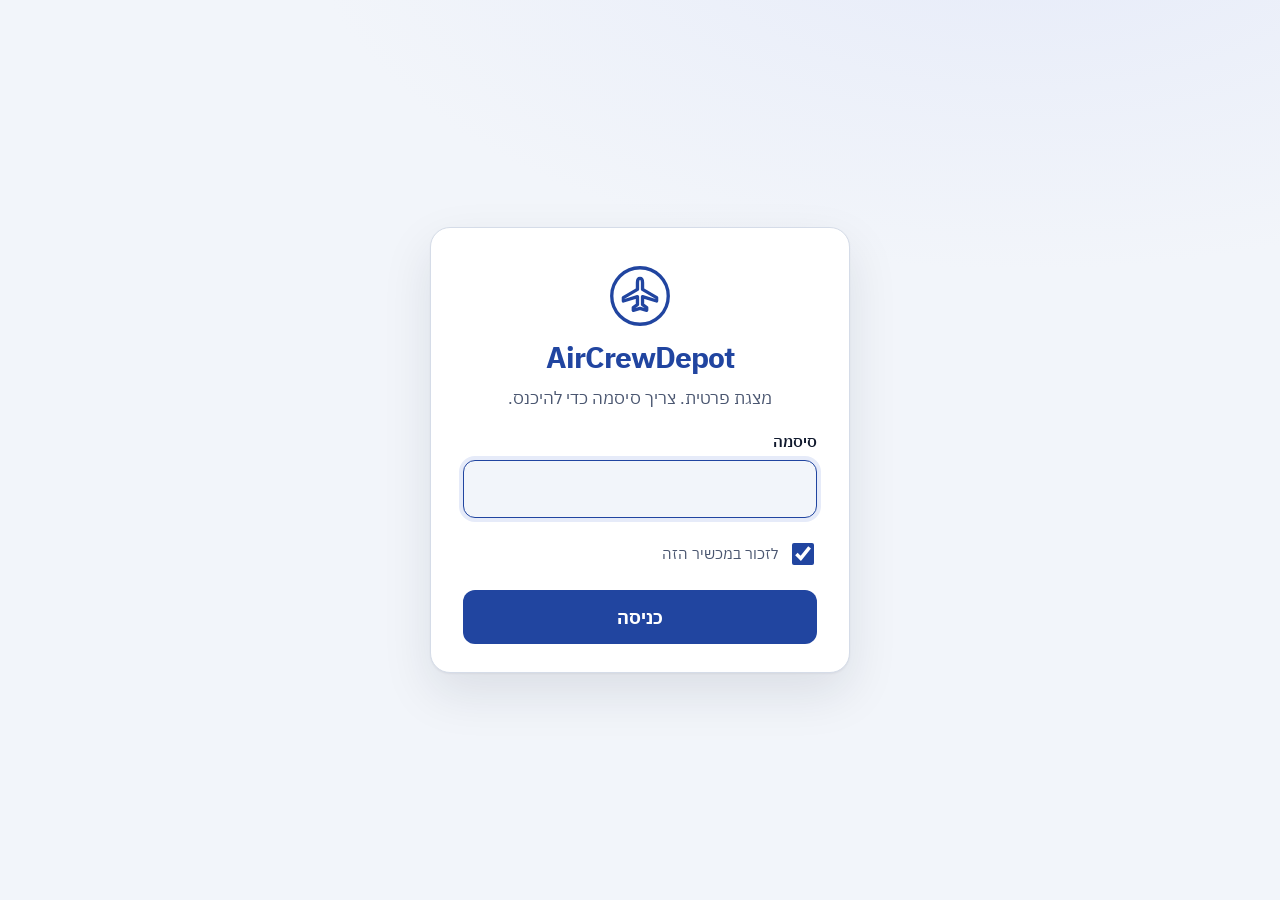
<file: index.html>
<!doctype html>
<html lang="he" dir="rtl">
<head>
<meta charset="utf-8">
<meta name="viewport" content="width=device-width,initial-scale=1,viewport-fit=cover">
<meta name="robots" content="noindex,nofollow">
<meta name="theme-color" content="#16295E">
<meta name="apple-mobile-web-app-capable" content="yes">
<meta name="mobile-web-app-capable" content="yes">
<meta name="apple-mobile-web-app-status-bar-style" content="black-translucent">
<meta name="apple-mobile-web-app-title" content="ACD">
<title>ACD | AirCrewDepot</title>
<link rel="manifest" href="manifest.webmanifest">
<link rel="icon" href="favicon.svg" type="image/svg+xml">
<link rel="icon" href="icon-192.png" sizes="192x192">
<link rel="apple-touch-icon" href="apple-touch-icon.png">
<link rel="stylesheet" href="app.css">
</head>
<body data-slug="acd" data-salt="SB6Ta3K964S+IvrxQjXLBg==" data-iter="310000">
<div id="lock" class="lock" hidden>
  <form id="lockForm" class="lock-card" autocomplete="on">
    <div class="lock-mark" aria-hidden="true"><svg xmlns="http://www.w3.org/2000/svg" viewBox="0 0 24 24" width="24" height="24">
  <style>
    .mark { fill: none; stroke: #2145A0; stroke-width: 1.25; stroke-linecap: round; stroke-linejoin: round; }
    @media (prefers-color-scheme: dark) { .mark { stroke: #7093F2; } }
  </style>
  <g class="mark">
    <circle cx="12" cy="12" r="10.6" />
    <path d="M12 5.4c.62 0 .95.66.95 1.56v2.56l5.28 3.08v1.28l-5.28-1.64v2.96l1.56 1.12v1.04l-2.51-.68-2.51.68v-1.04l1.56-1.12v-2.96L5.77 13.88V12.6l5.28-3.08V6.96c0-.9.33-1.56.95-1.56z" />
  </g>
</svg>
</div>
    <h1 class="wm">AirCrewDepot</h1>
    <p class="lock-sub">מצגת פרטית. צריך סיסמה כדי להיכנס.</p>
    <input type="text" name="username" value="acd" autocomplete="username" hidden>
    <label class="lock-field"><span>סיסמה</span>
      <input id="pw" type="password" autocomplete="current-password" autocapitalize="off" autocorrect="off" spellcheck="false" required></label>
    <label class="lock-remember"><input id="remember" type="checkbox" checked> לזכור במכשיר הזה</label>
    <button type="submit" id="unlockBtn">כניסה</button>
    <p id="lockErr" class="lock-err" role="alert" hidden>הסיסמה לא נכונה. נסו שוב.</p>
  </form>
</div>
<div id="boot" class="boot"><div class="spinner" aria-label="טוען"></div></div>
<div id="app" hidden></div>
<script src="app.js"></script>
</body>
</html>
</file>
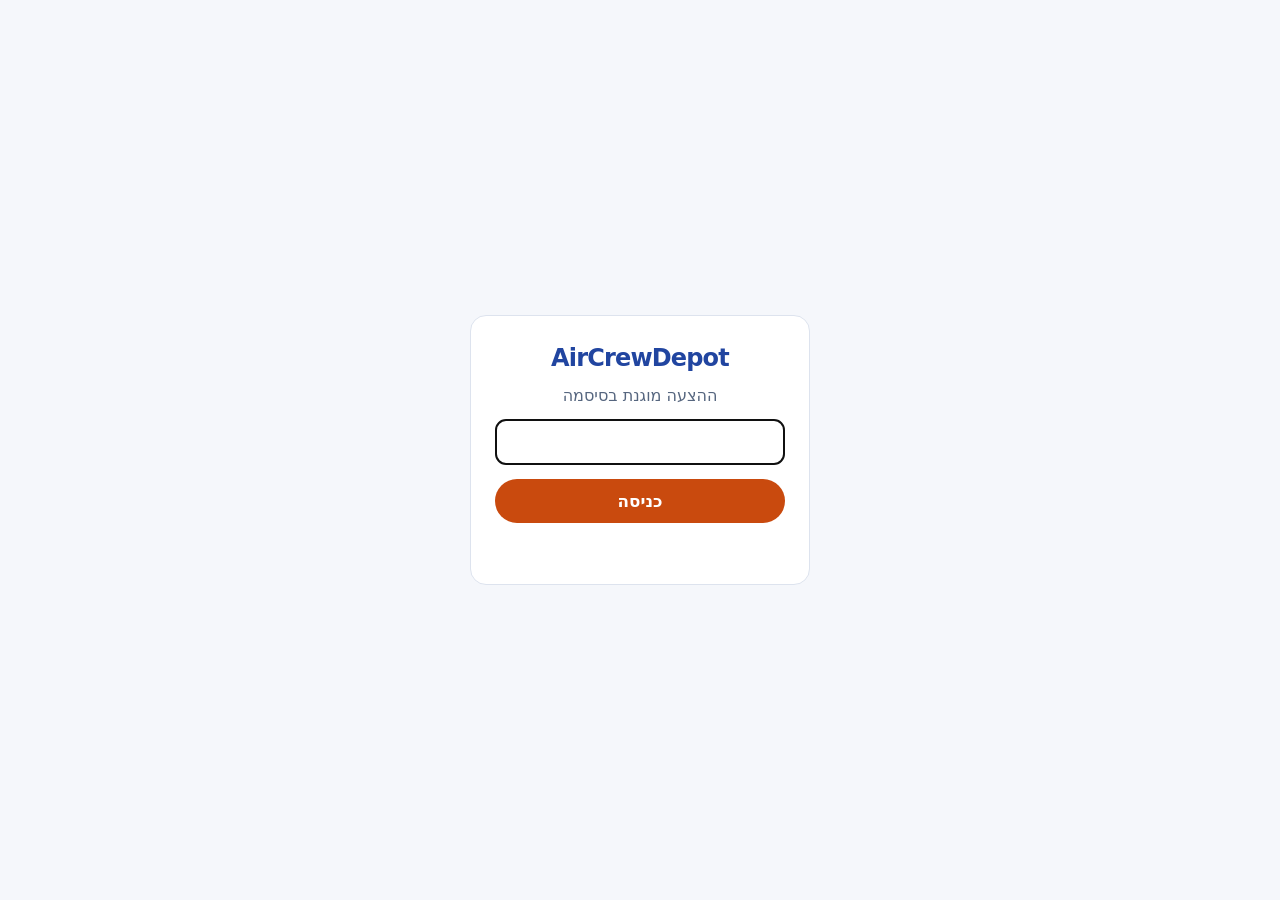
<file: o/zbirzwzk6tc5/index.html>
<!doctype html>
<html lang="he" dir="rtl">
<head>
<meta charset="utf-8">
<meta name="viewport" content="width=device-width,initial-scale=1,viewport-fit=cover">
<meta name="robots" content="noindex,nofollow">
<title>AirCrewDepot - מערכת ניהול הזמנות</title>
<meta name="description" content="מההודעה ועד החשבון ללקוח, במקום אחד. אדם מאשר כל הזמנה לפני שהיא יוצאת.">
<meta property="og:type" content="website">
<meta property="og:locale" content="he_IL">
<meta property="og:title" content="AirCrewDepot - הצעה למערכת ניהול הזמנות">
<meta property="og:description" content="מההודעה ועד החשבון ללקוח, במקום אחד. אדם מאשר כל הזמנה לפני שהיא יוצאת.">
<meta property="og:url" content="https://danielmazh.github.io/client-deck-site/o/zbirzwzk6tc5/">
<meta property="og:image" content="https://danielmazh.github.io/client-deck-site/o/zbirzwzk6tc5/og.png">
<meta property="og:image:width" content="1200">
<meta property="og:image:height" content="630">
<meta name="twitter:card" content="summary_large_image">
<link rel="icon" href="favicon.svg" type="image/svg+xml">
<link rel="apple-touch-icon" href="apple-touch-icon.png">
<style>
body{margin:0;min-height:100vh;display:grid;place-items:center;background:#f5f7fb;color:#13213b;font-family:system-ui,-apple-system,"Segoe UI",Arial,sans-serif}
form{background:#fff;border:1px solid #dde3ee;border-radius:16px;padding:28px 24px;width:min(340px,calc(100vw - 32px));box-sizing:border-box;display:grid;gap:14px;text-align:center}
.wm{font-weight:800;letter-spacing:-.035em;font-size:1.5rem;color:#2145A0}
p{margin:0;color:#56667f}
input{font:inherit;font-size:1.1rem;padding:12px 14px;border:1px solid #cfd8e4;border-radius:10px;text-align:center;direction:ltr}
button{font:inherit;font-weight:600;font-size:1.05rem;padding:12px;border:0;border-radius:999px;background:#C94A0E;color:#fff;cursor:pointer}
button:hover{background:#A93C0A}
.err{color:#b4280b;min-height:1.2em;font-size:.95rem}
</style>
</head>
<body>
<form id="f">
  <div class="wm">AirCrewDepot</div>
  <p>ההצעה מוגנת בסיסמה</p>
  <input id="pw" type="password" autocomplete="current-password" autocapitalize="off" autocorrect="off" spellcheck="false" aria-label="סיסמה" required autofocus>
  <button type="submit">כניסה</button>
  <div class="err" id="err" role="alert"></div>
</form>
<script>
(() => {
  const DATA = "6NIUhOyVgESc9rjgJQ+RKpsFtH6yh7XahjQeijUW60swb0YrC6jcgyQ40xYQW6hBKqbHMMJDplOzlRLsYShEdFot8ArI/G8lTrV0id8PeONhNE10LCVHOxdbYsCH0jpa9XYTOCCCv+U4BGby5kQkjZwRSUtMw0+BzRtNdag0GnkcFLkKoMDBLJD3T+L1xGHD+1/gpTFb9y5+rskQ81zeLQRV0ukfW/fIuN4IHY3wj67GKhoQk6xFxqCbb930QjpD4gYmoNS268ZfbyByoNsHZDK7zoBXkPxiPewUoJbJmCMOJSsZD8btVhbZR/PZymta/wkiZqVLXOG2RqqiHfOh49KKH+Ua9T4Q394YEJZ+y0G2vJAMrsuJny7Jm48LJdETD/CDJ6h4vDbwZeqQISjXzjjMpi6jZZYagBCLk/ipboCKCBGzk4SFyDAFHW6ecxzasgo7E+1LrIP/6KParYG8NZKZDaK6veQF0ZmCGlvgRVmiPxirMT8SHAHEqEWf/[base64]/tOnqEbr7taz9O9wnMuBo71hip5cwzJJrIb3OTUuSYbRV5MCoKD4E7XDGJa/hEpkLkD22roS9Qxyvgtw7+IJYvW6znkgjgWVn+RLMmoAtufByHjwiEftwA/udvwM6CyBAoLnKbfuoc3mTZQk3jFoJgo/SFH9n0xpE5zlYf2h1U5HYNYcIJXLERyqBrwLrcqqkf0J9+NSCxwqKEqNkHbFD7IkefmpUcostPaPIkPsh8GJJ+ywqrq3FB6/+SrPbTGY4ZCMTRpXImtGQtwtPLXjTlpQ2SB8pNIyjTtW0fI45MsxiXH/46R82a8IVXruqgKpM+Qobb+FmaPrAHnAGzX2fxtYn58MFxUylFEJtlqdacfRarXrK1x89dAimPlvQ74krgE5xRkTkDDtiJxHhbhFeW7rSdrcv2TaTIWJjzzIA28VMQkH3Ze7zVQWQimXMgqjCuMl9sIQNmDP1IGq/32dTFsREdQ3eZJoOqT4r6IWdnuFNk2XiMSJo6s52M+KIiD0HZlpL4a77hJMdwYebXQ57nB2s5SJ/rxpVJlRukAi+rMnFik7FoDefGTxgE/TBar6aTYy5Ghzi6A6PkeYhrvmlLd8Zr46ko8VNeMNe37RvMeSgRhRiNAZLYm+S0CddCgeTjcquEPYb6dGSqpOOAwscKYLs1r5s2ZNAMo8zqtr5HxhtjyFTKEk2aQwCIw3sMwD/fo07Pf3GYMuKUINLSQpBo3FoPU3Wt4xpfN9tRab6cX5nm+Xo2daINucM0r9DwsdguLYqQ4xlHp0jbJR9X4LjGUJfe2zbGuvW+XrmvL7We0xoZZvHXxByL38SFl+TNZFLN+dRNJBVU2Hm65M4pIzyeE7Qeav6fujcfK/PpAdYqI3EWKoqZkVNP+fgc55FQAlUNtF3XffVUVDYTnrXozURpPGHvdV8i8zbpZAwJKJQ1qC1DWreKrULuAftQBpyYuG/i/Fw7oxIIZ7aGhlZ+p1nmgT1jAmOH5diN1f72Wl/bWbzLTLr/rZH0gSG10sPqg8CQyCW3yZdkAZR/bJmHKUwAFr9tyvmx1VSyD5cDIeag3HWf0BXsuWJqXfMOYRZ2KtxqCc76iOrK8zJsH6TVO07h3D4kgpEdudb++VIhD6vdvBR878oto3H8CdMcGCGyvBZ5m1l0Vv4SSk47thnVYDBll8mFnjXq4eoRg1P56g7CQefKYST6gq736dXOZqTAr0/YalccC32ZBQyycWMlMjjKXZkwhe/[base64]/hEKYtyxwzmDqYiHrxndp5bsq32MuhbHKBq/HJS84oNGSLjrIrpsc87DLlEkAUy7PMy3grH+CVH8jiRUZH+jT8KUDIDZHT777LzIVQykgxGc/IvZ2UBLvX/[base64]/QgDDo2Tc5y6fvcStMp3Te6W3ZT+2h65uJOSLIlo1M6xqr1io0k1tNU34X+obJpRbY2YYLdjOyNp7m1j659FOeS8KA0zFuo6PdBHJdcAaaKGd3rKfS2WUTikxH3Wp1EtJOo4NcjDe6hhJtr9Jk7Yjkkp/XUTMfgnvl8TL0QiqWRUwH4u7pd6w7V44c5RhZxFSUpAf6f1/eYUtn/XHsSKsOGtgbTdLIcE7XnyF+e9MculST36u8U1ocJP8OKLpU6OANmw17moXxIDe4NAf/b2p2Gz3qA7TouHbbHga5I0HiBPXncQxuKOnimkCoQYtfG+ICxXo9+PZ6EKqD5gNOkNuJ1pLW9w4c4cfmQQ2QZxSFrGZWaNQqNiseZvTMvSsDgKD5qkPOR/Vn5zb6Vc1O8o0teWENeHEUm8Yt4/n0GNvZ97fPgItn4l7rA8N99dlEDxUaUgouTT/6FopVIz8Ioc8dI7nBWnRv3fZajfrV0b6Rvhgcv06IRbqyDCxz5ydbi4dRO5ZS8y40dxcyLFShiunedJlK+bSRT5mfk5nqOBiuKa9i3jhyNM4Teh372A7Q3z45+YdccR9caOfNrV3R0r/a2HvDGJ5jY9pUTpfxQ+2vZ1EfOTdyvHWD57KGTqQUidM/+JhqrG/LAJ1NrRn4yWtyLVf9S1E60bd2vHkjP//GoKeXseQ09tdeLbUAXDf6FbjiidFwwBAWnNN0BncgJSveCILSjZhOe7+bRp3ZFm9lTNEUmVWT6ApWkqL+W+Y5tl3Dx0O9xTP8NGP3fJ4LmPLYsfh/cvm+j+db5Q+Qe23qNUledW2Bs28cUPGhrO6EXcA29cDkkVdTlXlLPw7WuupVs6MSRTK+7gZ1O+m8fe1fC3s+4vO27lo9tz7+iX/zlgQFv7BvlU7oVvtveazykK6SD0QjAT26b+s6Jz6TKxbES1UEK+mBVPMgFwneSj67YDoBPCcnwtYoRiTHzRbpSeh041rQZjx+hQv7FPPxfylDPSILHslyEFi32M0+djAtFDL9S3AHBpfjgi2SvhvsU/qWmPGh0IjtEw/Kpvs4t75c4HFwiLO40IbEW4JsbzJz9F/ubTs2aDXW4FZjRYVyL6zA8tjROgWAAXeJ9AReToANDDUULYs1Zz5iPYXyn/vwc9lxToj5m0PT3xk0vmuNsnQb8wts/JaWRjj0eFHUlryr9+TKV76oyRpsJglo34CbzK4YTsbQa0suG0tC98KgjwcaFkSGfTp9evwR/C/6iqnhcfp06kfEavaXd830uSy/JEiNY8he8Ydsy04Io+x4PRrXdklpQNY8+8rH9w7oNE3/PJyYbXepU/7ZdHpL6yc+QkYnhMyl7f/okYcYU5zMEh+DiFdgdaGoXOtjZ55HnMomirRFTcRWl9DxpQC6SaeK3jH+m0rMdyO219WqSgVtWsqHDTRs6F1cKDppUYbzAT9MvLh2Ub7qKgIBaPtirJhjXdBJK056OfIi/JGVAukaRbIsta9UD6mPeQjX6k9AJRGy+m6+7kALcoKD33t2mfnAO7uw6huuM1rXO4wg4ej0vIpAuxz8WXzNJd6RPeBGUUhdRNxe+IS4g7ocieX4SN2F6wpEwHA/2jncgCbQHeRT1ewZJv3qqK4WrgWqxyGPPDYImg2cWFc3MJoVfTZh10oSdEbWGdLvTcvq9ezrF86B16H2Og4c1mkQsiIHS7he1nlfn9zt0B2yJsSJerGJ9YZkeR+qa4H4uKPjm505G/IiNHzvf6BCckc5UfSned87UM3UGuOZpVZQJIlBLYPLGsoNYehg+1TxaRbTY91t4hZ0/nohLs12jfTC0CoBpcYPr1go6ANfGV26GbivUVOg4GJhMOY3GrVE57ZMakOJvz+ZR6Gbpa2/uckbnvCFOFc7v0WCVZrJWqlubkKsFo1Fse4sZi0zlIgCY49uAalwtauanhO3foBs+IcVrfSrL7nBLlMZbXDTj3n3Abhv3VUiR3DRhtGxKVOzSDHJ+nYYAZjkxKZKOHymfAAnmMFHKdYNO3SMQ6hM0ThL6UFjgt+MDu9oVJuhWkGXX/rRvRoTdwV021yLk6sa0ilW5JS9i4wudIrBisKJPTB+aA0XFUIO7bUu6t9+Nn3Djp9PC4FdkVntAv7rk7dv/FDyQbAWRhE5nLB0DnCLm0AHY5TtgZu4AB+pjvx98eT6KWhgwE5kymaRBEWzKiXOXCT8e6KzX8rMtIUUx4mteHb5OKLSk5BHpJr5mppyYNd5jME8hiJVIcTTby+gku4cS9m5RBWY38o1GWGzte1O8sX+sNY3D7UfUYlLrMcxQh/WS4u0Fz4yfjFlRG8PMBnsy1v2ZIDFq7QJEfLczycicRXhM8wcm2IH43lte7Ih5w4hEOMvXCFILJRxdgTaYSGrLK3ikj3QQVFs/Ko/F2bQouJ+J15mTdJPLPkNJrKhhashGNxCdoHxrkA8wK4vvOeDb7XglCXsEYHAq4OnNnWv3fk5TfdUadheQZAPFIrtGpXD6Q5PAqyMD86pLGtQWburUQ4Qia78UFafVF3tI48MAwjJRYhO3qXUONwZMCc0TDyWExjo3FOOuawTBG19DPaEtvl647hw+A/fm1FOFmkOrT23dbkszIbUaMlogjet5SC9rzasGOT5/CjgvfLFcYUGlXqkfP/0YOrsDIhD1hLz7YxVTRMXyT4kkfjPzwAKgv8ZXcMPbH7R7YAPO4ryrZmGNCk1K6Rgh54ERtM9sS8OrLln4nbXqK8+JFdt6mtMAhNbqqNzg5w7i94hvL2otQJhO6NK2jKSywf6ArJFEjKCVKeprTah5Rm06VFohH5ajxYeYo+5Vga6UZhTivoEeIBJr8o/j/mWwPLnBrRMmKCsOPy/5NMjxwUohFr+JashEARyMI9ouxb5ZgfL1hR6HyLJcK50t1/N/DUAc5abCcDjE6N6q5TeqHD4wn8yGNxXZjvEvy1jP7YDXzQ/Tn5qWic3MKsvxxiq9LyLywR9MuzzO/P4Wo+HyFGF58o+1N9b/ptk31yh/nQrhkK9kfc45hGuU/Nxs20CVBzFmjzSof0pCfrFDEQC8mQey6THIFWMHfiEEIK8B/OYWZryLYbrzP9vWa8e63an2JOQ4H1zS+LFPjUBo/Cg+xn3sSK9FgwXERxe8GtD1iOSzZli4f3Cantb648N3c8jQ4RCAluY+MwOHBKJ6xxPlp0s0mwdoxv7mpUtSqgbxxGo84WTcxrl0VgWLF9lK2HzYOZUjbkHJ/Eu3KuDJaavFQPFUbJJhXoLP5a5ofNTbfexQZVKtFP58VxnJKf1ktc4NhLUVWYBXlGDCNiEkESFRASXrjx7Fx2EtjiLPmLf/I52JWc5cES22o8TBeVw5+TGIra1wXMKhRkIfpMZ5ehm6kRh6Vs6BGvn6IpCz6RsmX2dHuwdxQnaxGNG5ZlWtVdUWF0kVSiAnW45PjSer3Dmj5CGAcV2Tvw9Hf9KyvGnzXhP94/e2Duhv/6si+zEa/YMegQaGUxUeZCyPboMjEDPIpNEDFxJPLTlQAhL2n0QXrIsXxlnlHWmfBoS1c2zd+36evyvsYPCU8mSd/YTn7lRIQDmTdFEF4mwTzJyD/8ohP6Ytd5IrPlnSMe68IXBFjAZTmKyWNQZ41fYQWClZnbY+K+g2pVvLbMfXq+qjlS6XyxMhTkomoopJR1zhW9R3ma0dojwULm66x3Jw7ct65HZlX04Wys7uAyfTnX6DlPHZOPu+UDOvnu0O4TOqJSwKpmSpUqYun/4vL/iDCs9ao0K+e9aNFY1NsLshUSf3qHKtx/gmeMSoQxlY1FG6eSAPeFcownDQwTXXzNGH1xsT9ELMyVg/BMDLMuUNafbzQnOqtVWSUioKXszZJj96SiQw9cfbowoY0vTiWVVG0C2OB1d3A3jxaWY4GVDKXF8tlly9OQJJTBd55pf0o7EnQklXqZ/v37GdIGyAJYAgtPYE2pkrZfDxihZkVFfYslnRhZiHMMA1kvvszrr6blu/QWQ/7gdooG58N49dTdpXphquopJxTN5K6DN9i5945DDbV39rhaHt19BpnkgSv10R8ChjQne6skc4I8ZcYECNjVsTQb8O76P5XuxLLgBne/+vhRbrnToCtc107kcTSyMOgrizOs2uUJkLBK9cnWy+COKZEEQVD7/45Xj/+IdpQZCy8A52VvlSrWLUpPhw+7NQ9ZU6XU/kXFKRLbp5itA9Zji7NGHWNjGqedINlYXQdYBzMSny+WRo0nQ+d6ZyCyoMf2rR81MKhyMHgs/g8eA5chK4uM0IjLxc5j+2FxVU4WiFN4t2JTOEAY/HG6fMaLZjJtqv60LMR5KxAXEe04nTKKk8Asrgu9IgJx3jnnGcT7LoUnuZ1LSZtK3DgjViRN/ib6+OMpeAt4tSy88nabkCAfm36zR35CuGtnH2+bdOkDDtYLrF3szcAdmAjueNke7r7l0R6h8pt/3UNpO68VmDcZ2SQFt4tARF+R79prJTlkK02yp0gnLf3fILweiExaZhX8xpXedz2V0Fp4ryNFk/132Kr1nXu6mLjKPZbzJLIe5Amckn4MIDOnMLzWqNbf5eG9zykD8jvlJkNLibabJIlGieWdZuzb4BsLas78UPb6gX1vHbAc2bVebaBhUe1hyaqK0RZZNs1fGicISgaeBTVZMsdGcmL0T6QsmsbLFq8q9NQM0ChmiRF404stUehTjTI/[base64]/YMq/iNg1TYFv4PvH8E+Q2p/0y7SMbqh9r/5vMmdvNO9YDqnESsPhdZpimxyZHeLCP3C2dwl4FMV5mMBdAwxI+9y+GFONBp0oDHGgHC0Djqy29rE8YI3krz/KzAlaP+etPKxMXvWiLHO5RWhAZaejhQo4TzbdtVMoJ6xaLqefzvgprzqp1IiJi1FCTTzII8lffx6KI6lVOdQHB5qCU44ji5eXkHwEJszha6+UQWPh2Yhe6JFx71/JCdmGQD4TFv3DEGDptMETIo5pat70jlaz1hk9fzv5OA1j6QH9uvg8H6STnVaqhILdw4RYkrhwuvcihM1bXLnmFj9zPwQrP9qvg/2qCYlct0U2fmcjXLw6wBMwreNsAcqY+0awtEQpg+fU4+Ua7a+0fGgbl0k65aOyQ89fW08p19Am/vozdsnJ0Bohg5bsVrIAjr6Hsyd3JH1IwyTVCbMk29RR28kAOGrm0xvnULPTqTAsiJmJKRD33Ut5KPvRnmQ7dIA5OMtGNNKH85HcKHiF4B2QPrx1VG5dpCEWUu1GMyi20LSU1N3x/oyG3+h1nDp8oV/5cnk5S2gz1pd++B5og+gs14RflNpn6eGx1DGlQD4yWFkD6C0wNLlAx1M6dSwewHmIdrxXgwq/8QxQnVHesY5WLBFz1gupbmjL1HE6DnQXvOVkQ+sNpCME7Do2VNHQbfwYT7sfrCKvYsAgat4dzTpGn8TBWyA/RShmRsJBuaOOiGAjThqyd0rZVQ8jbXjVWmsynlsaLmyOdY+SmhVsx7v4hxjBgh47YcGcwNIA8FP4QikqaAAcnCiY1oT5SlpF6BH7OwIR9TVXeltWwMvwC8nqb6NFGnaal2hwRr2NGHOxh7TvXBVjzu7B3REME+Z7qXD2+syzQu7/XFM427oPzgKHM3M+0AAKUXKWlwqlZT3ac3uJkn98dpN+YyFc/Q7MxZELum4kITLY3sAKA1XpdhtX6GjwTNM0zwSu1elU2W4kyy0uPbTWWvlKb1cBQ+rbNMqyw3q/8m2jUHhz3afxzjMzIiybJztMBZrejW4MpSFstv3rpUP3DVQM3q3s0ow6ZWo0wrgRsDFy7pjE5fSfy6+jbxcBPXU+IEI2KOijDZzPicW+mx4MPEP+3xsqOz8KKFFjeo5TqdShx60aLixabDHNX6plLc4tn5XCX1bkvGcFCcUckx7fbrUxkjChYkaGviTl8KkIzHeDm8D/SJKQooYsyHFYyjjUogObx3famv6wp5GcsvhwYi8fPQzyrxXtX9FrgG9cvlA+jg3Bmv1/tl07oBlOAdTV3jZA9x/fajMgnZWVOmNlkwxLRJfj7jAOO9bbwIWvovUfl9CFhGTpxbSDOkH51fzQQami+MJd3T6RbZdCMdkjiRuz6BCCxR3ew57p7A2K9NOIO0CYtt3Js/5j/cpidItlTR+Asd7yiVPPzzovTpcKAkjcc+Iuge4aYwALSnz25Jq4Vnioq3IrQmKMWrE8JoZYJBGz6iFaJKGFX7YSSy5TY+FWV3/vM6SGYb6QrKD7q8RZrq4SzC2ZXnI8vxv8+3rBWtjR0ZQfeo+3C4Jlq3R1wdgNs8xqdEhZ0NZhTKftr7GjR26QOazdogeiRGJ0E7FB0wbafzLwpz5RwxH2ZoIwggCweANhnWtG8T/o7MlJo1MIlB22aDkwj1ADi5aBoHNf+T4HjgBpyukbJEWZBqRpkMxUFWQNOLptHcz69q6MBqAVM0KM8q1iOejj146pNmtFDBTjbTf9bPQYim7XaOyty9GeA3OTxDqyydZI3zWJilozAmSSGyDkN2862H/mcvBcMxAoXQUYLvpuQbWw3GchjOlvVcfKYJtdE/[base64]/p38jJbiL8R5edMp362fT9SmxNsOcscRN5eJvUTM008GFN93dJmJx0A8jE4UquNce8Ki24hI3rQusCcR2oi3WbhDke2XeihdcehsWyIZtmgNceyvLDbcDOzWi6N5ncWO5KHABSXspukCya7kepv9HfFLQ23KjQtz+i/vZ34lhRDgNcRDcbSDBT87hPymu/4esChJwbYOVTgGEJFFDFJRJsKwtiSRYRTeTnLXRPcVCkSdGxUgMBttpDShc3V+eWpmnXnpEJyFUlbX8mi547QEZ/IX8m9jRxg8XPjwyfx4ODHC49yCfsT7TRX34O4quX0W8+WnC8pbryU8wC0v9+KTUn7W1gX0175vAbHxT6uEBlEJSyrU37lEeQVxlF79cD0QYCAh3nlA+iY6t8OH4WV1R64A/bWr78smRBXPDb1MpJuAlwVhzgP9NLuaFbRs2zb0P3FVY2LBsWlrdTV7sK9uutUzpMs/owjjhPF5sErm0Ke+iytqBc25x1UX9I5mvZTUMtCkbIrRlkmzue+Q2w3NoKLbP0ETf/Ec9Ebni04ZiyNgmbFOF9pU45PxjIhZVKlwG+sanoy7VUEOBul6N9nOwJl2n/tYZ7oBk1iD9bk2pxBagXjYucLBkewlDVohilzFhWNohtA9GtCRqJZ+dqr09K0k9FGaPxzcoEbjmshRGLUSPim2BcTzCCOA2aT2knjs+6IGoBdoX9wpqxLi3IZvpA8CUZVRJd9RJy/D+Y2YpHiyCeZRkHrBcuYg1Ae3jS0Ovlxo7ePmiouWjJJupn+0jge0qnXLvAUstI7yVDpbFJtwoQV6/D4pVFZ4QKrd/ezRYfqhgbvtsQrlzo1rufHQeKbIe98oWofxwGwYUuCPVxp8DzsjG28NWYXqGbVWeTwzmp5DLcTF11b3f1BEt/b/F7en+nq756yzuSlx0+WIK5AUpkzElupsn5gp4q+n5/PPPMIq6tiDaWBfgODpkYfQjbxUg3Xc7eNqZ1/0wPD37cWpfUAeUh7moRmi13OnLLSxRDhJYgvyJ9D0V72Iv8Zs7pk1IWR6IExdvo+nxHvH9ef2JL3HEjLTPuQAhxIf1ax+ao7RFiOgEF8+MgcfAY4kY+f4/lQx/yDmo+W07OcGhug3lfULtjEbJQOOF3u8r3Qwq6c+BRuwigtEIm7ksM5GKBnGL62A2g6GLWeDcZjZCS1qKl/hTRqq38+835C4d2xGZtubhJYoNgH70htMjLHNnE5ZYNVPxZiNRyVY3tRyImWtuVTZLXAf/Iess8S+NH9Wii8j8jxh/ZAoF5eKC0cjILwCpQ/GupcanV93KjonToWk2tvnpQTo/Jf5Lebc01xqNrtVWIUPTqFFM+qTibkGZ9eSmN91UWHpmFm8obBCjrqdrvVL8kSPcyxxjqUIkUAyX9qTh9PRGDS5TSQnIwstFM+zBtZ/AncCB/ZxWor9SbN/Mei8Nhv7uNPOopxG9t9yBd9rr3XusBeZ8kHD7syXvwZZDjkdE3Lr8MLYy9IJc81IRbVw0Ahkh3OicQGu1biClNYQ79zJ6TBFilg+Yk9fzC33MiDjgqhKytmHEyTcmsEkS/NK4/EPUrjyDEdNy3l35pNSfboC8teQhZTuBTnOXL+XiFQ9ib3Z9XhJPCOxzycsnObEmrmfQ3etPKYMigbajejvb2F+0QSIE0oNXyT0Ob2omU4HRvq5SlSt1BMC6yt7uXn8XMUgK90BVCM04WcmKOB575SNrulo3/V6v9FKszl8dkWlBiANI87SMl+UgF7RtMBO42VfMqx96EDkT/PuoA21xHYLhFWiMiqNkRShGLCTQB9Yw/eMCjDHL+uTPea+SMhdXdEe74BEhmVTuGJ1iSKb6mXHSn3MNuNJlQs6WXXWIEOu8VE57xhaV/xVpu3A142Sgj+QUxI/kfccj4rcxDJUKMPuDQx7B+GPw1oKdDzUSWb5TUpU+HqISjulaSrTjYgTpgJmvnxYvVa+TzbcfHwmVQt8nUPFsQs0BDlxBGYRYWnaE5hj7gFmP9Oz83FXiPrGbVTqP434LZJpEjYg3iirnypiTsVBojIx9TRr9nvvAyjbd3jo58vwj00VONrbAq318ZVLx4/+pRsWn/IQI5TzxEEiRVAdmFgAC+BnsC2y2k/XjDJlivDaAW4cA4LOhmZG30maIf+kB3he5/WQDC8mnG//QqWu0rL6QeXSABHyAkFW8vyi8oXFZR7gb3bH8CxODgNTrnLFTZ3y0+QREKlWL8MgavDBjYy3lRspk+N1G0tRyoXeT5hPM5M+JibI/6iG7iRSE6EMGZqWZHPyf8T2xoUe9CE2WakB/[base64]/[base64]//+KbV+92ZvYW6Q3txiaCwROPVLW7jGG0zhHB5RMZ4JHOuObM6x7dP24AlJI5jySBbd3Huph332uQ6ztHocu44SWzEKGHKiI1JVmiRyZ67EZFbTy7NLWkfFf2noI+B/95UTJ5oDRXIUHRja85hHK6Qn3ErUETJGz65zdrcvAzT3Aqhc+tt7Y/BSefdx78ZksDQJ7sxse40lZhx9BoBYmX+RRWg1SdR363r1dWjEd3LCic24Z/CCrLiyoQP39Qkx3XLOJ7GHQkzlmpbAI0MIxL94JhElxXPColw5+yp8diG32iCUvTXSUC2OFBKOcpwTrRJkeqsZmu3bIDOvSjBhqmvV5miBLAvxIxGymlF3OhLliwlFWHB7ER/O/LjvrurhSGw/UtmZa6kNV+lbzpTlvbawuIPTUJGuIqsE23bHudqCGgR2VKBNI2GNiVxdPJgtUi6pCv2N7v5CMyRJjIcvJt/GreOt6FRJblqms6UIQXtowvFKH0Kr8IJBYOlX7daClkvaxyzWM3+7O1cJ9i6W/zbfu6qbrc5qdCTXEnnnPMOx+BxI1HJi9qaViyPLB4bFmKczxDh+VWVEYXin9BfBJI4eek4180YODxdMjW0mO5geP+9CiqU6t/pNgf2xU8HLiRflF+AmL+JOoQ4ul2WATpNalev2H4mhs3cdBcxWa7uYcELQvLXSIWABotIkj+VsiIQPFgLmdURphmRJiG5ZFY5g0G6NyOYM5+22EAiH4SfsY84zswhSgHWe+M0f4hwGTxnR3fYkXdw4vJcjW2o6qwuhSDhGWlOJx26htEG+BVioQv/uW5Y0kMXpANa2hnSMrzsW0hz05wxap9mbErv6mhzLDS2yV6xJnX19nACx3VQbRK0M3adLHrduA8HDhjeJiCa2vjd3obb89pR7J3uJbcdzDp9l1jXJgtFxpanirU4Aj+PMyjfeAneFGbyMzh59mF6XVXk7sv2aRpB0eWEfMDvMJblLXKQWOKKHIq/W+JMMDq5rHQpcMhSbs1aL0KA9hKJXs+TSc0ByCuF+fY8buRwT5aJNVynxwWJv7Q8lRQf3l3FocBWlHVynCWvRXN9dR1PvE2DiBjqFC8TomQPSeDRPtHPdjNk5rQZxt8IZuYCOrgfyj1L9obT6Ucd8ESl4klQfR0+72zjkBCr70Btenur8vporgbJIRprOiczSEa/[base64]/i/[base64]/1wLiJuVjZHK/[base64]/T76wT4CDpfxE+/90COmfioMhf5zeCQ6CrCox+gu60XD/sTCob4yHP0GIL7vqIcdmuwcGhXW399fZwSJfHfumZnobYN7VirGWm5iqyJqRRhIJHw1Zk76AOs3WP5UncaBVQZQXd7v2J8uo2giLnzPxq+KASWRVcbfTF8K8xXPgSQnCAnnoIqmnfrROhN169tlNJKzpEAWsB3VWTsips23wzFi4H/59k2z++mopF1mvNd7c16+sITglCpfcq6bt8G6iW9qOGgG4pj2AZdc7aJ5sg744kWWZP/07Gr6TzQnm6BavZG/IWwhNDmU/18BwxaS6ZJ0+6vEn153FY4QQBbTZpsE/j6S1YfNe9PVUO3hGYX9gPsunzs1kPUPAjMO6FpPoqoQj8lp6M2DzXTDAdy0yiNo/P4iE4MdhWbtS6Mw1m2dg2XpQ3bzdOS6KESBztGR5shB5xhByEzeEvo5hlEORRsRB32NwvKvo+0eMalqnQRrN9CKeHYN8OD/R6zLMynnbi9JYk6xJe4oDHsZjSL8mOX7YrjdB7LNqfcS90OauhK6C9HDdEbHcMDZidRPKiBQPBK3I9htuNoPR4lsZtnQ7t+vRFhxZ0/iNYSMg3QA+9cDV15MDUMqGSb4c6J45x4CDLDsGmAo7X3zyZpuaK/R7qUlNapNYmQb1eXpCCIMdc8eCh8Q8kJxasOba1gwtkf3xFc8fiHkNVcSLRtEdDE6pGo1+lsobhXK7mGQOYx6tVhvz9jv/wT11K/AsXhOAc4XdhqIn/eC2yD0zG0hgcv4tzmhCFcE7p+TUAK9E5Rd0wOlsH8UBQZ0HL4ASa9k1uPFr/umw8rK91zNTyBNUMO+x/VeUGosw0jhOshCP8fFyoYf0cYQ3QKJ4BjvVvCHM3WV1P1nmY82pG77N+mUVesixND/37OWu+9DUf6VKx/KvHhWVcMglTqntC+57LVzg75+VOZNDZlpzDNZ6r040c9nDuBUFXykHxZcCSEv4adYIzXfW5vqDzM6zriAiD1MU5W4PztAdJIiOzHBS/qRBwYaewoqKNYoqS1ucu+z1jOtjtDZaV3iG6O/PhnNyZSXzIZAbISDuxY2SAxyKV8mEde2BMT2clEFgaGqKvg2Jy7DuMoDcTeMzt9SxbFHgd/M9kqogQTf26gh0rD/mYmZzrwip7vBO74qIJ/73Pu1+tQCryXhsuOeX93GhMtNByAMIHKe20he/8dEKiLv2POnZoA5v55AmXPjLOcocOHlCIAAcD9gJYnk6T87VeI0Zu3WKKDgrKHPO/[base64]/Pj+nnF5N0KczFkB2D2oLJAVZtsCDRKrwYTwmXLBDEcqVYIarLW/o5HCwgLcd39yetYFXCGruBG+OyjOYs32HdiVAonAdJao2W/BFLdOZL9htDRAReph4aizFYFW9Ccjk5I5ur0Gkf1Ro2PWanDhBaJhjMyFYN3hva0OGpVRJSQq1frJRlG3rZ9FmqxMDb409V+fVSBAW4C3uSHh8+3xDDnJmZ99lPjk4NkfFvVE0iNMYTvW2Qre3M7au+7M5ozM0OiMcsxjx4Pa5Y42Ykr/n6ooo4KCT96tn8mPG27OyqNQjrfyNddXBkcqEryThypZCbH/yc+fkFI99/uIMa0Lk+y8sOKRdPx3DdJivlJ8K8aq9En7oqeASRodqqKzBC89xplpIJ1rOEuXTjPmoylti/J+e4r7EQSlkRWAexlP/stNSTQhwIYLe0o7Fnou3IKMSfDUJuNQAFYTJfDlxAX2y54gJwQeoBcGrx+GM3IXGpqX/0bQ0VQ13q7JRMOkgL9BWn2yn4rKOlHzbhrmDWBP2s75OKi2VPY9/bkjcqF/LBiXbHJBo/BMvJissyT/YkYTGZm7aLdm86/DFiLWatFKHQuZ6nZDWNYJYynn1xFo3JI0a54LSaV0dEHeKiHGheRo4lPFCvM6GsZgufx4DRQy34sDScAqpw5F745VLInVrHl1y+25fYpW6TdpNo/pbh6kfbPc8pKrrJFSB//IFL+XKzR9V6c2/bEigJsYfjnW6CaTFgct3Oyd8c+0cwRykIjWPZ5YX58+crtAQ2aAkdfqYXKz+egEWp3wPT1tpnRO72V6ddOND/tbanRda7XHPN48Bq8igXPG6yCT89ku14LfaHKdF5AuqkEb5iAVJLwH8NQGGSMqiJWwHFMyX9ixjW4twENRdz+BrYXDreDbs9YKKdslCcXgADwtC3/wzemY4CBFfSEY/KNIwNu4CTyXy7QeWXljogYMhvdpkhj4YOfQ14uc6wMmgsBIRG05Nd/72z6zxAgrY1ZisBlTXbrVy4R7gNI9yMBxigIgjoJGAp59xGD/[base64]/oTEh7tVYO0ZYrh3VTrVljxZFP7vpK6NqIBKMnZdBXo8AXs4f0onz3xdGyR3M9ilUlzTka1FHZ+0bGfIby/nVm7BYSLBo6NvgQKLOikH4E87JOVaI0N5bJAQ9TypQjL0d5KFNm+Zjw3bTMw4dTV2enoW4LVqQdvIjth7Ew76hQjRyoQIZLa+LT0auQkgV0nCNvu1UPHbBCgU1YVnK5O+y8gHoYJLd577/c5Abf9mFmD3Gl2QtS31rNHvWnM+MdYvWLiXnZ4bRWEppAk2adAcySO1ZOhPezsv4hSFp5NjPKBHQLstJczqfaJz5ck+BNPGl/WBCuS05WejWch6XF233qeU8CHpyGkFWv02+3bo0NLH3fZhPp3CfhIwyvJWY9NrK42aTRai2lvc2lrr2/gXlAgPJM4IhcWJb6MnhdSqZt8gXfr2clO7QdV8OgBi0GOROac3wjUGPjyU7XVgtU0GrjG2Fmqq5buOrJxlze3VXPwyRH7cCP4rK4BTAjfkWByLfOJmUv1rwVoxwbTBmwMAdrd1O4C38E48v4EYoDaJ9dAu6dvrLOQWSSpEEfOFry401vKtfCVPwgS6pUgR/DJuaedvYguf5a9D5pxoG/bCsVR/JDwO6u4Hhv3oZ1JPONJT2jRL0pVkGSwmJHcyi7uA55wydRc23hXVkT491dXdL/01ttpMRBCOWxEQ5IZlpXOrh42SmLgy1uRJpb+2+YS3Udyvn71MlYA4Lucdwa74w36raUOnZqk2iLcaGNLvDiogdpz89a9A+EXyN0nkmDEPt89XVlKLJmBmYI6GHGb7tsuujqrXUk9hshM3lzU/Yc8EavP6oMJxrmG4rVbeYLqngo9y5K1D7SfxWzMXlGQgTXKFB6vwT/juJcYusK5wR+OPhqovIfbKQB05dKQNZ8vcuyu13rBpimhBX3HamUU6WorviRXWeNXRszeNmE9JYLUycnLOIT/ogAN3RAd0G279wDstenOrTVAah8RQ1Xy1JCM5RiUHQETVeRkXZX3rzHbRybYSXat/f/CWoXNonpUj4x0b7iN1gCKiGKQPL5cClNjd3UBLxvkXUD2ed4cgEBAXZ1WgdcbDGgZwtM2EU1I5oGpklxhfE8BkoTP71KRUIdsAWGzxlM3UE0iPlK724HZi2puJwiamDFg0hICpXFUZHO4KwsHmhCq+x4qb+EYcz2YYaBV4BaU23IfE4rUEj0TiWPHo/1nLF7HBFIa9sDz0G2u1jQlChhW7FpZYTbf40zfqQSgH0PCXoU6LYBlJM6a3vds4C+kRPJwdJaN5hGpHiJZfz3cbgBlhdvp00PpBhRmNBJAeewdgMQucA8D+UEEiVvjMYRfMyvFJSJq+fzD1HIPkL6RUWiOdsUtH4LsT/Wo11rtlDp4+xKH5I3HUNe7q8PeA1MQYL+5/4ODP8Dgmrn4QxE+yfDI+yORoY2HCO9cYUHx5JK/YFNyzSBfArWReI1toEEjNq7ZvFXILRFCHhf9+5xZ7J7i+kMxWl8J/OkX2ft9yH1KewTK1aNxu6+takn7YdLRRv7RDnwzfzNzqGRJmo3fp90RdrY/t0Pxoy5MnqhOvQNBW2xnyYuhVAjuCY9sDQ1HYR/OdCK1TfEipIdMO/PGdWlk4K1zejVQEM0Zw2fAoiFyzNAjbID4bPwYephdisH6FT8GGz2RnKiyjogoFhZncyM6G+LzZ5/daGM4DQO9CSuQjYsFBPIWLifJQxLn1SRDbZ6M1bVV8gEQ5JS/GM4BhGAQy+FQgsXqNzgMlim/i/71+1/0ExswDenmaWxgWo+URUmmmu4kqNJBA8oNqykCet2DZMYc2PpjjkZnrmKzTa1mvVogWKXcMbiznRP/5CK2HUv3Y6Q/imUJcPTye+yoXNxL9MF5f3D1QsQcFHqhbd1dLUlB0BBvshFVN7wmVKyTHDwsEUZO8RRhZdxpLUZ/U5vUonatJ37sxeXCiVgV+/CyH/IeDnpWvO/HyQuwcKKVyQtdPtkLWU49p4qnh/8ouKUEQSFY6AGL4vF3sqFahwitQBL4AXAkfg29Ku8u0Jk/FcE5d7uBxQ1hBuVD7+Xqucc6sytVTgHgsT0Zs5pqtW1/0gzrAMkZiPu7dSOtiXnUgFdqR5yLrGu+Vn9nRAq5GkoU+uk+Mw+WhiyUoYMrGEelchg0TURcoM0RI7VML7oP+VKqgdkDq1SFhJx7WzIR9H2t4Up6vNvUzIGdMIYzjIkE3PvxAFIclZqZo/5CyDmUkhYn5pUpzH1A45HWRtm8FL/F1LfAKFTMkfAV47OHEnvLhDepUZvwc/ptI1cyVdQ4ug05TEaVcXJJkw1PLsb5k8+lE9CL0BYPIm1AZEqAUmZDvMn+1XxaTopR55pLNkmh0ey7ITT/Oh0eYJYf130aLqUbm4dMFJjLf26LHxKwSjPZ3fFyky0YOnvjFEhSXSbQWQ9f7MBWtrsFlOA9pNZwQmb29iQEdXajlErwSp7LTiKnKBldOvsQf7x8kmcO9oPxJgZZ4CTn/d3xInxpqluGJoUgw/Sqs4RwI8WSYFGMlAZYNXyXQVhWu7uikG5RK7UdXmgKX8PmfqiOVeXbVj3yLLe9sDdOM2bsnw1/33Zuzaeo/okORHdgsz4ZJumuNB7wmkMM9WaszUt5LibUrrBJVROuAX2x8KHm1qKSMMDkDg8Vm6T2cXzgvhP6c4IeicrOJjhMLOvdRiUggx6if/[base64]/Eoj6KFeuSBdXD4deIa+Gv90N7VFn2L15BcJrfZKz4MFUohNFH+b1klHdmtQ9WwoAa8ZZvYg5BfrmGblZXZuH2hy+aTkl6a8Am8L6sQHyMuG2AAT2qIuZAkxxUnbLrOMUnE3vghiGf1/hiKdzmZhhr1pUPdvmoPXozwhPInUYUaGkTdEVWsutdpohgpuyCqVv+f9jDsG56MBlC1lxfI/r/EZlvZOZHTwccK6y+3Sde+BMHwPQ2OQq1Ih1foXEursq2xl3CYIhxFqRxxsi3Ay89eZ9XZpDs49G/Fn88xE6OZ2qC9keF5La3J6KjIy8pPinM32mMelGpXLWpgdN0SqrunvdvD6sA0QuJzYwUW6So+IIWKWO1cco9JmcPC/csKjmB9lOU3SWZr12Et9U8s9eHywWIr1JQ1k7TFeejZw7cktvyln96tSFOcc7jVXDgShV99IxGGUy5H6Gxw2kCF4XEdeXUvCfVEe+L816hnMKFwnTs+g//YYk2G2z0WD6QYGPXWBMr1s+krm713ud0no872FbMKE9/VSI6jT3shgcFcdLa4jJAAKUaznvHoSC+zdCvwCSTZ2qGjPrZ3CtJcwhzQVrPTbhhoIUKn59nRyT4iR5EKU0RDYWPUMYgyZ7Fqpl078ebfuoPD431oDs0ICFetx+G8b6uO9j7a3ik6fM10K1aqLAgc3gV2K7c3A+B6uRYvpjfjBfDtFP7aWKPrNoGdC/9gtONzuU2qHihpbadFAnUUif9z6KpWp6g8I8zED5zKQ+pw4DJRE84NVoKjJHp+VeH0to8SLLgR3oOBpVckNWq2SAI0Ec2tN2oFNxusb5g2j4stMAUvRtd7lilCoQ0Rz2Vdqbe5xr6+ImMnkuGJlIZSE/4Tt9VPQ33wgH7Lo0SD2UxWToihoMVFE1vcKtgt5q6YnkXEzgBfuScs+A3wYNcyLvevDeWJjejmHuwBxdIL4Ki7kCmY2sm8+Qe2DzFIR+HygK8pDLvnOznj8Y5AW2iE8Qr3aUc/v7BAj8FJS5Y4hKxps4nHeJ9bmZy4eC/25as+nFzSd8JqDbaxfGkyZst61dAEAmfpebz4nJ6BuKXP3IF3QvGwLJbTlswHfFJG1sC3Ic3KkbCQP4ze2hSYAnyjnnDIJFUB4OxtMtoQwOh9qdTL4rEWwlsKj6/tcdqLcLgxnwP6HUtOeGgDTPx9kDfbSAfjpPHhJoXIzCtJiaCdKgrO/wB2dJ2lVJsR6QH2GhcudbfWTOsWesGlqZ/jI7QaV6UzIadMp9cC7cyuBSjMfqgBpzAOZrdjOOZSjxwTgCElwJa0SwGPcgrHZcC0yGIoukgXC1ZepYognF/y+h5iTS+wTyskwK7sfD8EVCN/z+V4p4mY4BheqfNRmEbev+UY/uVC5d5SAaGjnWoOqfINWDzP4FINWR+Kh3IsilTeSLHvOzfBTqH1ZQEBucpDQF8EkD8ZSlLb2PsfT5w34MAuOUOrXHXfGzmxWrw9egWyMZWkPcAMmAdlivZqyBCehrZOqTErwWQdg/KbnSbdL1nMIHhwSsGKEay81ufEvp2kYEE+xqiuSeWFihmg8mcOCGDymBGLuE91MU6qrN4gk2y0idPIkCTr3CcQMWAmrqZJ7l4m0JhN+8U+DGVb8k12DytFlTyGGWgxehsrEmtfD2u7LY4YRDeEphif/9Iy+LDZDCuYG8KTMt+EBvM5pnwU4+xmgkOk4H0jdSit2q92s5HaVjS8OKMn2qNjYy14MApNilxd8Vusddl9Hc2jqyrnVo/pTX+B2fdsJRNjCF8rKIJpeK2A0+Gnkzba5jlQcLBGa2FyJTTZOlB97PbwVnIQHgPsKbZ/tKFput5zIEmTnCZNkW8j30AjD0XqVD/LZauoBJQtnQTbhk5x5jyI+z59es2tjDpYJbAvzVySjK3vhjPgqYmbd2SdOt7nJ35qwcKCySkm8q8OtdOHIErs0+fp3j5k6FwlKQWseqHd9brB7nTD1HgCdw016Sr7aJ8T1+Uh8KnG9pLNCACEbIWLZC5VrufJWMsnFkG6/EMbgXztfNPoQQqaZ28RfqOir2nN4mUNFrUmqBK2HcvVxTLE+aMuqusK1vSDAfwwJqtTIr+4+msN5O+lBEIAqYc+hk0tLqnQQinkDaEGf73+Qdwaaf083+Rx7/TwA3rO2mkc8ZIX6uxGYajh4/BCjL37tU134A0PR2FfAqoxJyxDi0tCpHUxCPvRY6DUAu+QIIceYbXsj9qEsAc7WF3Vna2qLlC8ynW8wth+HOBYzTPKYEydzzNSWk3VMlmEVa5BoL/INoLFkbc0O8U9kWGnhMtRscF4+2kWI6ATdQJRFwoPo4SkCNRWnlqa0+d870seGMBaj7Xz/HcEOSzVmq9vSu4oJA7L1SEssr8NDBr3eT4H5MhUR5VOm4RseQWtjALE4O31E0LZqVFe4VqljOCUuLpt8ZppIyQ+ohmuQJOZtRbweicJVqQXtm6KRgV+u2ajTwxQh2FJUt18JmGO89VGCBRPS3GxEqKP+hufyJc1OIAOffV/RPBsdrIgkcV8TwxYCEb/OJFUIV1wE1FBJTXh6N+Zxm8mPZS9GXi7CpUHCpKfYVaTvAMHeCUPTiGz2/w8pKsusaIucz0vjNC9z2mLa7rlpayJGkKF2wrLbrwtf0RSWimgn2OnXRrTLPRYJ8/g7vm7XohBLvrtzHkUcjzk0zXhMydBfx1qHsJsN1egMtnHZLEB5GvKw3hz8aSIuX1HjF2boCspHO0Jtb/gpc6U1lk20lAMcsp3+MH32KykQj0F2V1WcHI6P1b/yVG6Cg3FvPhqWDFYTcUJ98km9UucZttFZrFFDYqSL1AZXedhib0qWF56oOCe2ib9RbuKD6MKAIrOhEOVPUl88EOvhs5CTD5B5GNx6+vFfo5n7vuAkm2T3JgUHs16hGl23u+SdU6N3P8GA7sni/v5HDcK83pczF0wc6pmPlQ0F3YyVK3tirKpQrV2oxT6moytxf4wMcEe1niipTxxV3KRyefFHjTKVREAbgFOSFMQfkBLIKPMLREt3gLfivvRitBPwGh+eooxdPsoTgRgrLEs3MGn5wyy9BaL6e0tR+90QWVkCQVC0uLKKdknrwt/a0LvxbbdR9wgp8VBtQ29QC6UycMBeMaxh4boYkd5MkzrwxqBg1CZ/P1YDIuB5TTkG8TKLIwMK3LGLqP/qcwtwV/xyKCmu+mdJaZDh4nFu2VsurzCQ+GdIQbzeLXohUFYXxB7JDn9sMwgLDBMLyRKYKaWmeQRehE2KVxmZjcMB4J8EIjoAWWFkhUZGy+Z6P1DsjOd0tvrnecNtXTng7qvEO9W66kb8qY2Mh/pYM/iWcOr4to/OvJgLfadMkKSDKXMmgWrIxjeptq+Q4nAKNF+66dVzz2E/uq9yOqKY437mPDLVYW3VNJbB2jjLbxujl/msbyBsELuu9JJnP9L5yB7mXhejpUrfUUCUHdWRAT5EVPGya9G+Bvo3sKOcK2QBoWGvDSasGFXQtGdXZn1w/Fp5BwMmUyKQfPlNfVHRwPsEDesrlJ1ckS+qSKa8/lVTahhOo0jjEkhtGOZQMJH+vvuPczf+i4LAvX5mb7KLP1pmeuQ0VKOQjsQLaBZ9c3dupPlyYfTW33vXjR2ap76SzzzFX9MZKgNJLF6OTuKVWjdqVurzDIk9l86MT5oWLkodpVY/DnkJsTghOuHLWDzh8x++8VL36NvXLjHmhUKOw5CLXp9EYHjE7k7qkoP3HG7TlAZyl3Xgsl2sZRVCtuHkmXKt/47yeail5e9yxrZTW4E3Uv0cZMpndtq1kJLYhXVu//YW3Ni79TkN9HSGK3Jgi55Zom0RmnEVqGPyejEstZUtvgDa2+SwYQekKAj92xaRZnBcLCPt8AB6ulWSCA8Gh1D9eWwG32qzyLpzrnXyi8xeP4RAqCwUUh7tb4CzNE3bqmWaxFQgSQDsEPps0rrVdyqb4B84v8cqiSFLGvK/FFLesQqWSvpfHOtBgWzdQnYXYmZgxjE1qh5juUU4bR5mvNYp/+KhcZBvfc17mZ309HxSygXz00sokP48imDduvPU1cid5pCTNl1emYJzyjbcrQpcT2urzEaMoYM6y9L5CqVYXSUhhyZx/HIoNrO9eWTiGb9egwhGsBDoPw8JvFSp+wf4bfJ97IxyBTM8H9oI9lmirf/AEa8ZRJpozzHPeg5jye/mHUrSmeA1QA3oAg0brA5esmXnWZg/bbqbq6h0KYq+qOku95CzKWa5NAQjqoglgzZx01j5QLeFJJ2TNQKuT6UeIxYI6ErinH265JnC+SU2G+EAFGxW3jsuqXzQ6XRa+d7ExYVg3z3Z0jKwl/0BdP72rE0r/fbmgirGPlXjJWYO8gpY/qZBEG1Xy51dYD5maGao8CY4wuhtnuH+Ga3k/mI46VL+yxSg0eH1Wn1eQuTh1tLIOF9Qe6AKlbD9yFmVKE2qd0l8sRoOKl2eQD/liZP33qpyQIgoYZRgZzEPASFFhgvZznAVpzD9qBvzo0qdVQVeDCFjC7H+xecvSuQdqCBnzmD5f20EneLw5zoMK2ryCGCGwv2GxYGPyP7Qy6NDUgdiCg5xKhjZhFLJIeIK4sng9YKhgBQnR0A2GYQLRSPIGAetYnYwqbDMl3uGspGh1BG3/79ssm7wUGxhoWjcptp01YlEyU7xp55SpbM/Lx5ccJ1O0BCYBPSvLquaWuYRPq/RxGCdjJDfnku057FPsO8wfI2NgYIfv42ALcrA+yhk1VlfqLuMB9/cqd7uGJcwixfcKrOvMqNgoCVUNu1QnSPwrxReR2c0pdG4yZLWaEJvB/XMIu4AOVdvilmT2jY4i4zhGLcwjX1z54cv+55k+UqVkA+ssxgekSl8EdqmznZiEhQ8yWvW4y7mOeikLQBXI/Lr/BpqZPYWliNQsuwqRDBtjkmk0BrpoNnzuKBAyqfNKusMxKdmTdKq2NMKIDYnhpJmW/klSa2lqcKubKyNBi6VltfnQLJgMIoUUOSkwDrcrsP4WTa1538VcsiknEXsL9NuHHd6i9wLeuFAD1ERtcrQt/xF6MZBdbRqak3xTSsGvLQvuTcOEMSWe8tXCB/[base64]/4w1vFEJBrYzclK32WUgDoToBOj78zbQCdzHPLfw8v3UJIdAVBsJ2+aakpz54xmBliG/uvEUd9QN5AOQmdtYf3/WESSCtHB9nhB13ru0rI8osMg2IChstM0OAqbAs2/09kJh728FDp3MPCnYSpTMB/tppVR7QM3tmGIkMC536U0XLU1nz2GUi9Y5Dj89CPtTqO6Pq/UthFIa54xS1lPaW3ZnEya7M2+nb8bqd9StdvhiTye4giY/ArjLtRdDtXa1avY7OFhek7zib0kVmgeWYW6n65hiJQlRBdQi9L8PI4MsPqueSi7EFy1iS4LLf3+HQJO409vOWTvK+y9Cu4UC1FoR5I0bYRlZWJ/GQ4Zn0atJjKHKS31NVdpGvT1I57Nv0Dh4JBUixxf5Kr7GSrN5ExL19n9ml1gzNlCRp0kyL6QzmFXdLnfoU+Jh3W3xe6tPouMRrbCO1S00F4YNsjdSKGnTecE+xVHucna/buWDIJt7PH5D8IM63Aqb0cqGBPbs+7avE/eAYdSUAi/JkT4ODGCAe+v5HQpeIkmiu49PVlzUvEBj1DcYaYhzNTUh55Fl7n8Pr4gc7Gm7WZ81on8tIN0E3ZpgqRrWlCjVW2Dgq9eO4uELmgMQjTeIpKdBq6OuSRWYEV9H22PCCHRSqjcq0GhelBQiqlV4toy8iskJjuA/spXaL2kwBtS1G7+7Ke7lfbIlmtCVAc9yN/rU7tj4SxGZvYGIqabmvhnO2fjhSOtc51Jm9kJNfGXf+rqfHLN208AIaj9rmBXJnwKaC3o3hw72r9uwvzWv37uQylNGDpzlH+Dx+EAYCRIvZiBTsEPG7TiT/fAMp2Jk6IOIpW5qpoxWGAIK+LgnuS2Dgl7hr7i/rIiUpJSRkCvfB/tmIrRbKjEWXn9QHx7Ryy1byk5jjG1sZCrmiCofhxH03x4uJRv3BTyVX0sTHP/8R2c8OaccN9jSt5F9ZoaCpeXAMRe4kjT8Bh+5c1+jGTXaWrp3rYKIi513+5KTuoj5Hva+kuwkOfGgNQg+308polTjJ0y0jYcMF+drf4v1PZ11D3vDviMe+X22FqBecBUfsl2O2qeeunaym7VD8Zj5j9xxapQ+xoHJi10wz8GP3nRupsnj62nZcNLzQ6HG1W3VXv/rz5ObXSYn9NserNJT+Fz79Ayu1Gn0aqSj/veVAsYdbxAnD75jFap24mYQFbQQVjm6RVWtJQu/iYTXL14mcsgxAbD74lZrSfNX9JFRBOH1tIMtnRx4oCdjGHslsONkB4kgdhbLdDKuStPzps7ZDT5KROs07/YhPTsfGoUL2/6lZgqSTjtslBspT+CQoG70u9hChv4MppOGbk9GUq1BY1uV3Mxy6DOOIg0r7P0vQ8v55H/4plo17nNMK/W1sN74Rn7rpDo1g38xlfsDXl+1Chgl4/clu0n5HWiHmpU/ClNg5HAULDL3E7/6m02q09cd9fc7fCpCXlJ/oPot4tuivmouIwMoWhYoOWsjJEMnYStathbHqMMfurdm+xiQokxsEXAONWdc0DPBtkbaGUP2NC33jgv8NDpWfOi4Ngmhfi68N1Wadfi9l+d5Fu/LN0dIKUYSm62/U4lsJWNCJ6iezhxl9Rsn83x1B1d1n6sXy/CBn3tvLOFfqdB68ySQuKPk8385k25NbI8ElQxXNsdlnbw3aKxVG8bBHN+cSfq9MDRLxM3efoDmj54hA7XzO25fKpqDwd/AD3t4hEaDFF0/en1T6BTnY9mJzTA7cyqAWeIke4907fMuGtdcsxoabTWRInJ4TTsEb2Px1opOdrytUkeHOkwf0FIrt5aOrgLg2IXbuWRMSG/[base64]/ZkMwVXgJOyFlD69L05BBCxEQogF/[base64]/SQ+nCglicbR+b/IEmaDpF6kXAzEVmQOwZluLtmRGoveEYjHDirJdwHl07Fu8b9Ip/WifoAGOrLMYnljJ8sj84jaIg4HfCdylGBl5CUfN4u0Qtey6GJP7Ezz6wgcE1vosCY5b1uhU+2dPg/oMF1lqo3bY4r9WMLXj6FeGxgyyEoFxYAOnLHHSi8TL/JKkJxeJq+FTmNyLshInHg0FVFyxiYSAhtiZZAsL1oqEHkFXsHmGOP27L1T+s7U+X1wSnMt9DVQb8zMq2MJ3QQsdFcsXSMlfRYRJMH31RgjjrA+FVa21T7i+wAP3+coRL1/WKsMpmXWHPLrbQNvF4X4yH06DDHPCbTusOfKviXyrJjxS4iuyprn+ZSrTlk2PnGUJKbLQEhh9MJEJeIuqwwPn5bqyaJ5ytwtX04u7jIVqHtMLj56eJrRuzlz9Y7zD+kiy7nCIwL345XndeX42rL1j1rIbuGnkE/fZ7L+OAn6Z21+KUm2UhLQPXgRq1ZauhIMLV9DSmSu07Rh0YzU5CROrpmjlpzR3Bu6MVBd4BWgI4G6as+6/e2MFJJ7Cd6yB8DsbsFbxUWCEto1x0hRSIL4Lcs27IOLaqKtGUC9DWVYFrWYCFGctfwxLd9RUNxj0khEfXLTYsxoTYCwPPubygq0r/fuTaQnZm2o7pNDOy/bkPnONbOlWtDY6Son7gU+GudlK5F/Ce8jH+WJb71x24k2hgSDC5vHE3+qwCq/fOfeaku8iw7CtcbeCZVFLsI1te62G/L02BYQiOZd0ex5V59xYVnkJoH/ewuGta5C0PqCkWFYAFVhiDIne9kdESFiwG4sFbwM3fi+j34ECn+x75p5VBk1xgy3ESvGpELYurqLYae5ljyWdm+JxKhE8ziu/JYYZvRYOLYCjrl2K7NmBa4nQ5KmwnPcoPcKxx8+f2E2haRzQ7LJh7P+gtO8JTHKHstvUd9R0jQEja1YmkAVMPps4OtgC7hh8HJMwIvXx0ddIU6itn7rTp1CSDPHml9TPXilRIeGLW1ZwyfuuX1yR+nA/Z+pnuWdcNZYKHMJ1VeaumW7H9QlzWF51ikJVQNaMAc/1eWc22meweLE32g02lR1OqYNcGKP3hKo21ZvQvp7eD/X/osmzb8ilOFvBQt4JEmjRY2kuWQmOUVFWnC5cmw0cLOQoXQGdfgWrMe56JyzxyFwBdyO6JBVtMyuThRE1IKis5erYJVw4IHcOpp6JuSP17WeWcm9Ind5WPjstCOqKzQYtyZAoduO2619RiR9EozR6orqchQWFj17OGlC+akX7T3FfPaPkqWHCNY8Iuno38w/Kpic5TK5sU+cr5LW2UjPoIDyOFm0LBcqtqk6npaAusInbaps4xtJp/iWef3t0Q/BC1heyG6pZgm5nBfaz57cqHjYcBI8EQgc12UKmjiqQcxz+IW2Ok6CsBZrHkEskxUvxj1wENO/pBpvhvlIpqjNj9DCu2+jPwh8a6S4N/tHe2MM6T61LbmhA8x0zzofd5nUAVBKJqtyTeeJGvXAl1f141mvyNctVNq3r6ogDlDQeWVsJiq2y9tIBcVX7XcJCwf7o3Ub2GkPGJQ+zEsI6pDEpABLY/cQQoBX6YeI9KBqtlaE35n8HMmCSP89/HmaWRRICopGvu8KOZKO6zZ8Oyr/[base64]/b2tl9XIDo8FWzQpQR1jIEZJq+xbgOSk5vFxUtNHtM1wNu0lE/s+lm9cm9Ib4MjSuNlq5YMGeU7ZkwYf+LEfPZOgKtxvKWjm3ADaET/8PflRrSriySC78hVABK0BSYVV+fsIbDE1bWzvVddb4Qxg0nmDnpU36I11mL/EhnKM+huC/Z6e+zK++DLva4pZbLBMT1C8nAulzzI8Sqliw/bMKIHGhdBzngQcP25kUsz4Hd7kFl5VWvxIshS++fvUmFW6tGGz6eTya4m+RPwZN44GtsBGh19rcBBL8jtNpMR+kvLoUYHLr8jgvOt2AqH29f0ehXc1EIA+v2ZNQF5CmNwncC3o3IwyRPHckRXgVTjFOJkEktk46RFf2vwbYvIQn4DAWxSCpgUNpgJTbPWh/[base64]/QVzVV2+V9EiuqYHBfXAQcs0m498AJ7TeiOUrmM2XrwxaLeNhRfydM5MMpeTeXVRnTV0DuhF9knJEAle0xcx1DhG6gx8baBViHuSZNkQLcLan6VBFd/+xFlAOwf2f7QP8HcPqAVRu8nC9HapnAgb6RRlBEDD7w6dyzJyTPSNPJGLGmf7rgJXFhx88jlhYlQzWDpheylyKe3OEfSZGUxqWd/By+e9i7MurOTbPX2KPxjC6Tg+Sj8NB5X1uDOH9J5Gh4kuZD2LwRSWmqlx11uo7wliPRqObq5uH7yPZPXdb2YJKJmY5D4/56YjFnorXad7Zs10RmPCxaRuNZFOiOBplN+w+JQ5ABDeHrsnzvQwD5qSuiYE4NKmWjDypfGL3iq02U0FI5iDe9TxbmZ7h9cO50cmtBRbfEkIPIjZRpvy179CLtLN5Hmb7O3nTOQ0MV2ndWyH10iagjALgZ+nm3lyoQymUViQc6/nmywDabyKLRn6eMeAjS8osemedbvNh1FsAtrmqDzyv+2digXmcK4V8KYjL91/Pc4LWN4HSBXKd3mwHpDBev7vlYe4wKtbpFFnIPImKl5f6gk7SE9pTg1c3Bycop64phTXLac6X5UOZPT+6cqrYT1/WkJ88qXbJo6l+b+pDmWZQp19GyVGjEjpW8Kxi+P4q/GgXF3zEXT4FCfMwHbjFyc0+ofxiP4WixoGFSIKIJWTly8r+Bx03K1vYKfNABALqJ58xIO/qH8z8eb98WLiStgOKXc+VKXHB9r++hm7OO27tLYNlxOBuk8+9mQUhkwf11Zxi6m/kyUDn/WuUOqoaSiZ1rBCflId7rMqMwebBxL/tHpo5eB75AvewBUF1L0rBJTFRdYlJ84G7MJizrzBL4dKZmPKkL8yQUzIJRXFuXbftdOI8y9YKZYYbtRVXnNuc08zEZX2JiY/aKVJIzE9Jly8FTLQ/5LLcaTW7iit483X3FSN2Wi8LoiZmH1l+M+qwOt1Kn5eSV/ainwgeMqImEcL4fJB/J/xQtzhrU1UCjzcslybPLkaYM4dvd/Pz+DDHQGpeRtUUGFvG7OkmOylMh4P/9hIsiqqUPRDPh9TyI4TUKlvZIVtlfRLQH+ME+E2FvWKzqYyid4czjF2t/HnqmJYgG+B5jtRAZiXgsHkI3zwp9Eh8ye2SBgoNzkTO79jx7B7e6+7op/WtbEnd1PO2jtSyeXYqjIqZfj1/F1NAQpqotGlbutd3vGTs0fWdK7FwoS/ocWd0ClQ97V/VJZoG4GIDOB7Nw1ZiJ/zBxmOsT8PEumWZ8fml6GNH9gD6QsSRPi4lqDh6ezKf96PSD3reG6TEnonF56uVk7AfnASbr7wLyH84tMwIKAFyJzhjcKAkxY2/ldm6tK5JCBVPTJlNbAriuGNgNF44EYiaytWm+diKzBPXg1buzG1I4mOsVPZ7GNzKd8zf+vCfCJipql4ilYFVDIjWDwzbekkGTPzeF03ImYAgkTBw4vQwjmxi0AHM+/ockIQzYhpfxqvT8YVt9fXFimU1DL0u5Dm2fm28IYURoRfNL5BtS8jBKZEn9wK1IrrQeOoYHwv+yWEjKjSyxNWc7Rg7nRagsZW78ENpwSf2vVWvGDArrm54AW7Kx0D7fS3b7PWbPYQihNW852hcQCJ4zC616mUXsLWiPxv+9SLrBByeRZ6DCjEsq1gREbWUrEHDCE5/lcWPeK2cgeVzPe9/1ee0fWcqCww8oTpT5fZ/vrjRuWFVRsbCVou6x2uFtkIVtADOWpCJ2MQyNdRmckbiPubLvSizx1IH2BpgnN4cRuWsh6L+dHdfZXtiG3IgopvoulAvVG3jjtRrx5zthoHY/Qka8kt4KqWIA6/XD5RmvVl+sSHYbxqQqu4l5p/8Y+bKgAG6/ZWumS50I7AEqcjW+L+C7GKyVsdkJJQxM+8rPc1Rs0skjGN9eiDbQ1/guC9d9Hr1nyRrqRymgIptviuhWeWqf7AI9hsPSjuRQ+tDMOSNPwbOlJ0AiNPSBJpp/Afa7I1XxXpsn+2CT2nSsIj+26XcWULGn2x1uGPPM2Qlr3YbvYiy/LgH/lLhFfVgV4iePJYnCg7qZZ5ED1kU2oes7sv6tzOK/nqOMfQb1/2G48roDSaRd1lx7LBCLNXUqS/[base64]/wxXUwkmhUal1sysD4omSCS/5SMW+U9SMuM1gBiMmnoBJ43FW+q7o+YwE0MWfwZ7S2CvbdCjA==", SALT = Uint8Array.from(atob("GeTls66A5Bw9lNfJsjgJgw=="), (c) => c.charCodeAt(0)), K = "offer-key-zbirzwzk6tc5";
  const buf = Uint8Array.from(atob(DATA), (c) => c.charCodeAt(0));
  const open = async (key) => {
    const plain = await crypto.subtle.decrypt({ name: "AES-GCM", iv: buf.subarray(0, 12) }, key, buf.subarray(12));
    // write only after parsing ends, otherwise document.write inserts into the lock page instead of replacing it
    if (document.readyState !== "complete") await new Promise((r) => addEventListener("load", r, { once: true }));
    document.open(); document.write(new TextDecoder().decode(plain)); document.close();
  };
  const fromRaw = (b64) => crypto.subtle.importKey("raw", Uint8Array.from(atob(b64), (c) => c.charCodeAt(0)), "AES-GCM", true, ["decrypt"]);
  let saved = null; try { saved = localStorage.getItem(K); } catch (e) {}
  const form = document.getElementById("f");
  if (saved) { form.style.visibility = "hidden"; fromRaw(saved).then(open).catch(() => { form.style.visibility = ""; try { localStorage.removeItem(K); } catch (e) {} }); }
  document.getElementById("f").addEventListener("submit", async (ev) => {
    ev.preventDefault();
    const err = document.getElementById("err"); err.textContent = "";
    try {
      const base = await crypto.subtle.importKey("raw", new TextEncoder().encode(document.getElementById("pw").value.trim()), "PBKDF2", false, ["deriveKey"]);
      const key = await crypto.subtle.deriveKey({ name: "PBKDF2", salt: SALT, iterations: 310000, hash: "SHA-256" }, base, { name: "AES-GCM", length: 256 }, true, ["decrypt"]);
      const raw = new Uint8Array(await crypto.subtle.exportKey("raw", key));
      await open(key);
      try { localStorage.setItem(K, btoa(String.fromCharCode(...raw))); } catch (e) {}
    } catch (e) { err.textContent = "הסיסמה לא נכונה"; }
  });
})();
</script>
</body>
</html>
</file>
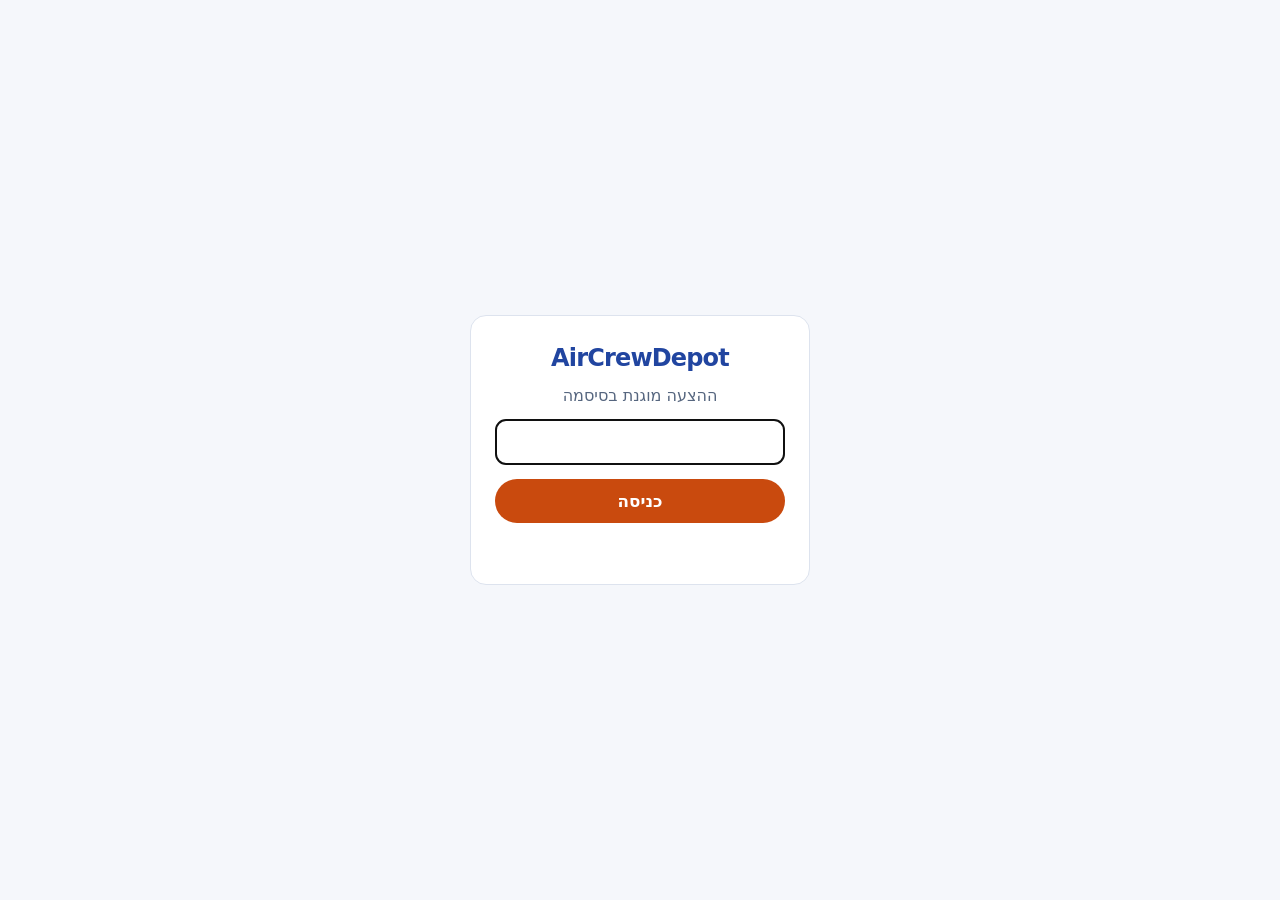
<file: o/zbirzwzk6tc5/offer.html>
<!doctype html>
<html lang="he" dir="rtl">
<head>
<meta charset="utf-8">
<meta name="viewport" content="width=device-width,initial-scale=1,viewport-fit=cover">
<meta name="robots" content="noindex,nofollow">
<title>AirCrewDepot - ההצעה</title>
<meta name="description" content="מה נבנה, כמה זה עולה, ואיך מתחילים.">
<meta property="og:type" content="website">
<meta property="og:locale" content="he_IL">
<meta property="og:title" content="AirCrewDepot - הצעה למערכת ניהול הזמנות">
<meta property="og:description" content="מה נבנה, כמה זה עולה, ואיך מתחילים.">
<meta property="og:url" content="https://danielmazh.github.io/client-deck-site/o/zbirzwzk6tc5/offer.html">
<meta property="og:image" content="https://danielmazh.github.io/client-deck-site/o/zbirzwzk6tc5/og.png">
<meta property="og:image:width" content="1200">
<meta property="og:image:height" content="630">
<meta name="twitter:card" content="summary_large_image">
<link rel="icon" href="favicon.svg" type="image/svg+xml">
<link rel="apple-touch-icon" href="apple-touch-icon.png">
<style>
body{margin:0;min-height:100vh;display:grid;place-items:center;background:#f5f7fb;color:#13213b;font-family:system-ui,-apple-system,"Segoe UI",Arial,sans-serif}
form{background:#fff;border:1px solid #dde3ee;border-radius:16px;padding:28px 24px;width:min(340px,calc(100vw - 32px));box-sizing:border-box;display:grid;gap:14px;text-align:center}
.wm{font-weight:800;letter-spacing:-.035em;font-size:1.5rem;color:#2145A0}
p{margin:0;color:#56667f}
input{font:inherit;font-size:1.1rem;padding:12px 14px;border:1px solid #cfd8e4;border-radius:10px;text-align:center;direction:ltr}
button{font:inherit;font-weight:600;font-size:1.05rem;padding:12px;border:0;border-radius:999px;background:#C94A0E;color:#fff;cursor:pointer}
button:hover{background:#A93C0A}
.err{color:#b4280b;min-height:1.2em;font-size:.95rem}
</style>
</head>
<body>
<form id="f">
  <div class="wm">AirCrewDepot</div>
  <p>ההצעה מוגנת בסיסמה</p>
  <input id="pw" type="password" autocomplete="current-password" autocapitalize="off" autocorrect="off" spellcheck="false" aria-label="סיסמה" required autofocus>
  <button type="submit">כניסה</button>
  <div class="err" id="err" role="alert"></div>
</form>
<script>
(() => {
  const DATA = "8s+LIrVewbK9zGhjDHvrdRgcMV7vUscDDYn/ssV7jNsQLH7llhwC94ITUY1P2R1DmjY/PdgJN3GK5YpCiXfRoOj+cDa/zgh/f+KeQdfMyEtE33yXVc9/f5s9/wIaXODn78ubQWjwwnpdyxmiT1IB3RyvRHFGlvOwwUt+kCkXq6XYNsRSnaKZaA7xrp242ZKStgG/q05FsK0NqvjUIBPiqKErpyprmrjfVOzEoRBnLDbpUeIj4ZMblpRm+KQTNhPoILWqduGBxxB1UjtE7+27rAD9ZRWmeZyj7STnmxfKFWn/3yhk/2zVksfD2iColphDnFwbPf1csJ67S1f6qVnKVktTo79zuuHtEI964eTBYcBVtBoBIzuCR/kU8LtwBuQ75bIfKjK+x26h5mxd5u1cQlbEjyTePnJfjfTYIGPdlsrJVSzbnXtlD17k1lkNj0Wjye5+wjeDJYj2WDqbHe067QKxhkpxKRVto+g3kPg5YQn2ASxRBI5yVnNhQ8n/2v/[base64]/3wZy/63/[base64]/pKJJdkoWBNl8lWQXeFC9F8PUuy4jnFHB2Z5NttGeIVlJAn2g3wWq0H0Ex3Jah/ki+tySFMjEiyRj/ZlHi+Pepprwx24fCe/Ici0aZwPTDTvAcUQ22zifcinmi5FHynG9JWRtbaHttTW8nu6YAnhedDdoBYEcNvpC6lGVpVJGMBuRnOvPDo+iTvsC+EZ8Ldjf5kLTP+OoXtn/Owl1/0wO8jKprGe5zgy2KbpcKS5nB7BhdWIH/mvEKDCS/196IOPovDlboIFXAsbqdo3sjh4NCzMkoCz8WGlXsSzKzcoA6dIjAd6gj2yE/WBdt+b/SDJEY0KfiI3OUGJz8VUAcqWcpfgEcuesTGIOUWzwBgBUfTHnjKXYdUkJ0ZccO8TcALw9b4BRJodBDJZre0f9/19nWRa/TuTe/aMEhPsMCng1aK5ZNadp1UywNYcCbo/uEM4bhK0RvgTTpiOu4u6IkHUIaNWZeixWqQcFledvEaGNHz+dQNikQcNukFQFH4pO5pJoDxpibxZdVKhnVoDGPF2ZeMra33pe3IEP6sq+ELps4DBq95nbN8KXc/X7H2REr2lkK+bZo0PIYI6cy2+m+F6BLFFzyYbSf3AXWVAgerYt5Y25TDCw13J5akPqDjHZZKoXOcl4TAAzJSYTSUMfzQ49QxjWscZ3TkZTvec8Ic57smAzCj5xtYC4b3cr7J8J7ZwwVdko0mEUF8w200RYfyb1tCKSBXeUWZHiP/RvrfgkFNlVMkzvtNG7gJrJcfWndNQp8QgFLkhblAeiXCy7wrbLKMJBsB0dxnIQdabThU/qFTcimFginKZ6gAleeXixxzf9NAqMmTdpPL52uNuD+8iaM2njtucI/0heQ06qvs8E4uTc26cUisKjFBORlw02D7JJR9W0OVgB0LgXmwPXKiBXhRsH1GfLk/[base64]/d306dnZafJaN4+bFGB0dZiGIb0WpGf8LfMbzoZgH8fyw3wi57XKYN3RyAENNdH6CnZFtkB2rOE/jRo027J7GA4wbuGMHKBKpkncC0MupKYVcUb5zl0TqahXaQMs7NcHS3hoSP0cHXf+/xD7d5KaiWUXwqHwKC6tBHT7ZNUbkjObzM4DyulJkMMyeA6fGr87xLJplx0oVVrirRXULhxDgCT6ezzrTEjnseCUfCnyDq76XyeNmsswKOt/mn7QHXKsJF94FjhEi5jf6aJI+GE1bSUXOxuR0oKtLt7Yq4oevdw9EGYituRdAYZn2cBBenRo4TtW/[base64]/ptNp9L4sAfB/d6ZxYT/zut+quK3UU2O8+I4ltXlKuH6BIi/GwM/fXArW3itfTe0MbZgdWJ8c/03S+OToVk2Ng0eg7owNrLv0qDJARbnvtFE4AnkCOm0y05AO6JIlHqghWVXBOSrHMIr5BBdNcUsrf6AM+hL8FXdJumm6W9/1qPGKfX6yEioX9dUoJAEiM3nFAe/KgriB6Tifl+nfEaa9v3xp2LLhpZcO2nkIygbtiIpj1zUNUBIkcYJn7JUn3CNdr0s7KjdKahlW6SQQacf6+u56qeOWBXxR77P+gV86wMzReZxIInw6T1WbflVBK7SuA0ru0eKHSdI7YRI9rbt7c99WnLEnFVxD9nU+/rRt7cnv19Y1eD6+JxYgyecAzXwrZaW58fAZsrzhm/1Qi4rKXn+r+PDMvmSfFGa4EsCkw3f1QTuDUsuWyAu+IVt+65Apz0ML3jJBP1IBM/tYQ3RF7WnW0pUROznIny0xRc3uujMrUsfUxk2S/4VKXjbgXJAp56UFt7PG1r65fP711FfbiMIwNMe22avEAoonXWkF/hEtGzGOWCHJsPYO9ucrbTaFlHhpPhaHBabAbsXuBvM9ilbEGQ/T8xHsXLhVd8JDSKj9dqP/CAs51/qPs7ORL9PjMeMDkRbZNjnwuunH+G4se+jZ0TXFIVTffuutrbgGCtmaI2kwmnAFJ6z2ZRtlz4oI+ZBzX3munyPCK50JBe+lXL5wOaLkCK3v9M1b2bTwn5NmprezdRAClOFfwIlvVy2JGW2zFZ6A0xgQGMk6LaF/TcAiJuZ5cMhW8VYQixYMup7vQXxImV0MpQwy8ZO6htiZ6nAlgkCjvWzXZgGDRcw5S/cY69JPTboEu4OZD9lc9FY919p3adjlXaz9ityrVgLpMqeyrAYqHR0uOe1w/QmI+jOCI/6Wh0sVZsy/5P+7y2/OK2xQ6iIgJ6jeyXhyglIGk+1og+QXQijhM12zKbMHn2dqmtyzOUUUm8PyOsHjkttMN7gokZVZgXV5owkOfzwbltE9nzFGOYMJDLIkYdFdUF9tJ3yvNCrpq+0YWLs6rfgcBD0ylJx5SxGPtRTif8ij6UHEgH+JxlkT02KKd7pBouhxYeLYSZK+fc/H+9+3+M9qpaORq76dgDBsz4JuDBbKgdJlp4sqVZfpGQUziPFq9oaxIXYy/LEOx8wCHeDaq0kX9CJSaDuxTpy0HMtMJdKxrC5eYRgHtsrzh77GBg7S4U8/kOVxJIN8k8kobCAv6JCba139MjmW9YoD5SasEIayUrnHQmlF+6haWR3jUj5OME4CXBfiyqSqD3nMYeHKo9kVsyB3GfR0Q2Lae+1n42oL+k8JTtSmcn2LLty3k17llB3kokdgr04WpddrB8yQ1P1Qx8LENbD4NENTivhh9SQD4hUlaB7PIxZ2gZQS3e1uPrBH5Ta3Q/XBHbUi3y0n97STg346bzKkmGJHx4zJZA+tiyrzm+pCIMknY3yKmGaBW80IaxnmmCO47WmNwHlNCPwMIAZNLlXiMRfnnsexGhoA9FuLz+ttBYXBqNXfDO/7i+Co4raug+HcQ2IgZyjS3bB3UuBjfkXDdNlOMZJZ7NaXhfE4PbfZTBqhZwWwKkFP9PGdytLuSBRdJz9mKNw24kJeqfUbFdrxx7wJejMRzBSRVJZT1xBrXH1HJz0zmXKr9TB2TTbPzbKH18oWaouBDSUTcXRTpuQ4xGXwSKbdbID3QYkPyxLE/CgYL6IkTeOCq2q9tILBqMcASpVLGB8+vEHiEMpivAqI1IIRVT1VzXF5vaRi+n0+wvUq60cX36QSNxKl7yrBn+wgjOPcJZr634T6WZd4DiR8EJwKvCf+uCK3Gpw66FZ4cOc30BcR4GQ0ZSzb+vpLuC/mcHS9VeW1xUNu8VAV0Ssb3gL6ADbYBq/qgxcK9tCWY+vA3hvVEdrzYogWEw4Iiqu5wYlQLniO4SC92ZynDIKMKxn9GVK5QQR6tvJBEvZFAlyeq4L41iCbMqtjnvsRUpOcRhePpwaH4OiQ3O4/tmBqkBfl2mc2fabOt/[base64]/RxHtWTHKgkDCwyXEuhp2VEP7uLyU3yI09joKujKEs7HPRmoXuc0uvv9hs6I3GsedZUvizigD2CIOXhWVLx0t9ZHz2x+QZ8J1o5NivJOCJf5Vgrdzi05qPw9syG0y9OkFjds8NgaZ9gJ3NXu5gtTPawi5tBZ+JKEWigwANi27LhnnvqcS304/5A0BOqzIsgfJlM/n7dHHpzg6n7+Anwk10ymnrnGyeaS6YEp+3u8K2zf/6ZdokiklrvJpj0350GBQORHEYIp0ZeZg634W8HAKMw8k/QKoa/r9Php6+t9Kr5y6D+jHQuGdCXd0bVc6Lv9dlsFJh3FEcQNcKOHqzj9uovAqouKI9Dtn45HzSmSaMEqLLSGw86+zGZrh7Rh8BIZPXNOuh83OaJwV0m3/VoQKo7FTd14E9CEguaBtgkqO3fzj6P0m7Zv46U6e9aCxTmeV9wk3sftxfq1y4Byft5sXE221WV++ygF308JoSH8fbTweaT37hBen2rzIbYRcUAszPx/35ELh3uK8ra4rtTkJtirvhY4rieKEGSsmIHsXlRRtT0aA09qvoPkd1n6duy7yK8hE/rdHXNUPqjQhJV0T8G4OqA5xixHo63jxqaRxQyG+hp8D4lqo4mnGMF9RBcJeRYUdck2tjrsfsOLFIl+utOSATRWVP1BT/XEhViJCRMEMcO+HD5wxQioy+jUJwHcjSD1rSBvAz8c4uH53wGZHeNDUCoc9oA+SRbD620zRO0GEkUkuUEB3l0repC31D1ndJSh5IgZ0QUPCGEqE583B2qoWuGKlagVgScUcscvH4frFSjKD/5fWGKGl/oqSheqMkdnyPNnaCReVdkeZxnoTZf/0FPDUHz0q5+NH0DTijOglBW8fLOYTWxG4jF7e+QwF8GBMyUZyS/W85CRCZO3uEzzhe6I8fC6vO+BAjYejK+9g6QmNHe/uLq+p8QvGBpiv98fOZUFPVgsVhhIIhDV2IEa+e4fiNjxQ9djeXmMpr7Wn9FMoBWVQZCP5ExojLKGOrTIGbVa9xgEjm4T8RSnpse1CjWymAGwkkZJxQ33vPqB7MuhbIYuK9CL3P2SjbCe124Ixc7ifCeXRvz8oIgL16YcRz/vzZu+qzKKQ2zFqzcrN/fBuGkiuUjPEIyVFuVi1c2e88NX7zUddayEHFRdtwc+jLYiVRew652zTtdbaEXZ0ICQENAPeuC/PX1CrK/6ZSwdYc8oVIRecL9RNMTqCYTmQsEOx+e1y/ZMcPc0HI6ymAxujKdlknKp1CaMhitw3Uxz9CsTJpsG88C+LUNQ+VJwI4EBZlTZNidqflPIrFZL/E1+TiaQ3or6jzgFrxedLcvzFbGstF2a3Vtr1vcVqTQC7B3lWFnX/e+WYcEXG8mSdA5TCRM5u3MAtmeGr103aU951Ofm1y8l1sWtQOSgygHySXEOm2/j21EK84gWh836hUsDhGq13of3tvUC65UwGzDV6t4evabiuKN5hI5ZzXdRXmG3C6jr+49Cz/vqp5Aj69k8nNgcaxY3AdrVuUqB9aGo3vN5TmhjPnyvuYE/Ai6LRyt5vz+Ab/omQSH+wgs8JXaY0O3e7t5QpK1iJIkbKWSxKcX8wEUcDLbCFF604nNXUStrkpBABBXKoRENuCCrkfBvHDlf4SSC06T7Gf6+bov1HNx3N6/oShVRjfrG3gpo83izg84GDLiDf1YdG+9sqFXSfvxp75s/Bz7eSE9k2aTHfY+1L/4J9SR8uKIGCkhrlUnJZOjSLTz0D9ZzeGvT06+lQ6jygOLgbw6awIJWfG9xiJRZmRk0oMZdfcHWm4cH9nnd/1WyPzk8UZ9vzpmZitlqen8mP0RLDK8xP7IbI33lIJVIzDiBEDwZX9Tr7epWUOWDDH2IGRxnFHjPxHPppnB62fff/txVURIgF+/Mpmleh7jR74EHWk/grCy23pfjxaH2r1hACmQDtj9GnxSZhpLLaRiYNgPHTrcu513JRf+IrvSRPh4LZN+uWE3l2Qkw+iNGLGcUkZ5nM/FAsdbPX6XgsYwwRuISM9IJ+xVQBCUOdrsKpwuGdbTbaBdReA1VVCE4TX9/2mDEHtxAIWYor16YY0DUNchpx/USv7pQmae+f2se/4uqzOFLzW9nXhc5ShO01FGxzBav+j3N+65cU9Mgs4q8rqxjhhlS4oEqeaqUtrcUatvjIeXyrCH2Hjr9ah8qBQMBKyblm22QmlM74ok+ExZJXEt89syRL83GTUaoXauNf+Il0ps5uVE6KAjE5NCxDybQG4CxV4RHzyeMGPRegSAdU49ZKU5+9gBqGqAFQWrXs0Tv/yuOmHbursCRtN2GEJd2FI7I8AG7+77Vlmng9Gt3ZcZC3t2rNF+AtJq22LgM2ugqSbtr/m70USXkOvT2ZjmnxBj64lEpMmx9oxqN9kaH5cDayTFeLptwGogejKhs2ypKYqxMycOuhr94wkYsNxJ/5MFGrbDvG2peQokPgsoawBunhn3o3NkYzRFtvrt92DA8QYq4/pAPS7Ml0NpahReg7M9HHW9DmcPxv6bpuI1adB+oU71sl+IM9ooFXN+1vFTUEqeZSnNFX3SsN3xu8hSR4/F2MGRZIjEc03YYNU1WT0eKRxehqOeO0ilqmW8p8yUl2VOPvm4DllLxIjSGvQ8YsnO4gqCX4Iyc+qUTdOzoQq0S/rP0fn5SD7hthswoKyEg/eQ6jt1zPqavAxzG0yQwEDid/nFs8aHSq8bnuFbVh2gUrOQRgPWti0aCbGSw81iA3hg6m2BAKabubPq9ju3lCx2Cn7yB2oeW1gY0egq5DkJXnI3ufDJTIiCBI8Eo2AhltLyZz2z1YQ6jBRXsIt2RJ6buWcV21Eg3pgPiHrJDeOFdVtz+ynIOZ61g9aFzTs1PCvvvZfhygAeQz6/e+at8t9Bf2o0AUzeWVEYAKpBk7DpxfFWzvlJqYUBjeq+nCqkf9PeuKbP7rYye1myzI3LIs8aTIgSxxX44Df8XA/[base64]/rakkB9JMmHS3WAbaXvfbl3vRWmmVw6RdOeOjytjJaV5zIUxDbLWFL3n/6fhra1S3iq62yLC9js5gBJZ9PlIeNBcJ/PXYvrebANGcqjgzOKPvJrlu6WajNqaOOh3xl7IWk1Kp985xTZ3RWZtFlGAF6bjXPZ8k4fL3ATITiIpDCcP0Jth7INCwOf2J1gWwtn518rNDdE60iTbneqP284Qgk2dd/UhWHmSywqwIeii5l9+95BDYRV3VqoKuF5bx9DOLJSXDxI8q2LK1g/B4stCLWyzCaD2UXS+T5cj4rvGup6LSZCKtWkopJ02yS5cXwjgG8ihlpJUBdIy+psDTNcWaCy0Er5M3m4Yoe/FpEfj3zNtJiHE6VekRkiBumU8bkwnlyY8/cutPuv4gmOc7zy+SmWBYNPluJOM5KjuBrLnuToo5SyshBxvZ6/uwx2HnGevlXpCS+F//G8BIZCSYXgQm3qV/[base64]/[base64]/3ivr9kOfcexQ1jNwDqBEFHBWTL1f8qj4mn3gvR3TAkZDTVQJ+2Pq6CTicaUiZwLajfQ9Jj8YffkMJ2BobCmOt+KZDeNcE1pY/q9UcXOopPTZQm33dO3f/DmkiQ4o4smBg45qvICdwibC4c/EdsTt7b1ntRes865fOyIY30H3sh5grMG2tvZIYE8BNlY6NZl7/u3N5fj8wVkMb3HUWrHVuWAuGutx8ahGv2DBd906AyspKCaokx8KZumT5jMnsMmXetRtipfA4nL8LalYxd/AjNyDIuAIARe72nkBYIQDQEDScl6BMH008YQUwXeY2N0DW1GFKg6/eWbBNYC7AkLBl5r1DmYke1+NN7dn+ilE5vTCYTxBCS+gRXMPqKVGfx16Af0yGAW07DLZA7xjQmtv8XGhD/TrlvZQMA5S51iYXYCOzrJQbgBcKSmgEJYCKJQRwAOKpDvAR3wF6GEAz6WoeE9OpBtXQIJ43jj2KU83w0gnpJcDsSfEVqlzMplTdOfZsdfOnpMkdViDQxgLO+nJ4WATGQ93APiwNeMXioMmCsx03l7/U30/E+IRRMjiX+joz5pFwooYaMUboNSJFDqebC2Bi7YrHMhfnZmeXs+1oCD5bHEbqvJ9waA2Rw2pjZZ0m2F8Z3XpAdwXpqOs6jHHpM5tyfgJaI+pibuutDrlD+AsIoDZEkVRx3iCklKaaTkJ2MA9GV/YxXRC1b6fVn4TRlAfO9ch0T7Eaobh+nHCp1NM4zdgNCaJ7YoW74n3CakvBBBsrPSrN3/QxP77FGofiaMaumu61oTcxjNgT1ITR65rMelXg5GponSr3t9JzYj823u9rmiovuYkfd6Kh4yiDolbPoTLBQEepJ/y8oLZ18DOjHawmktfm+A6A0c2SabIMwXYV0Z22l1juX0HP93e2MGCxIBHfB9CwsLh9w1p3T55qAhUZPDI/fE7uaRVpdtjKcQHS69RTf+dPGligq67mjfd1xf0JhPWd+Wzat1HcWCSJkgIGbeVN8KgcUf07MU9RfM9deVU+gdG9empzKttHPok/14kLdhCgdPgygwj1YD/geALxn5pur7vlxdv8jotiys39U1TVgWVk8ascEIyuSNLmnddM/Ng7bnOA1ibDoTfZ9QtGoo69+L0SKYgYmVY+ZEsjON5x7LwgdoHzItgc6LkcK+t7drRxioWHpSr3fMsoHC2N1+AWIW6AMf3xUWp0+/RBWx+rCXBuI9ddDHfx3dqc/s7ue0zyVaKe6IkV9Xtf7qk87KNl9DmS4faRRjqRX/0sg/NhiqLgoSY4TEdDTknjW5bvGK0ng9CSIWNfb1h7GSt790pHznQN6+UpEsu4t0O9nKMuETzZzP9LMn8ocoKe5BerakPE9Jq4mfEWAFcs4U+1aLST/dVmk18+9IzbyT5b1JOgEa8DATESn8BR4/u5575Y4zIhXzFYLIEtwCMV47/CLKT+INkMu8ux6xsXm2G1e9F98NFdTYpKAOsA7aCl5pHrmm/Y8KjB/fB8rV6kWkSfXyFGy3z5YYm2tP9G4K/DdQbdSO1jQJBLfBb8gwv4fkO+kbj3Xo/awHak480qCtyvK6ULL4NWz2lNbTNQKdNcKQPeJahywacvVuZBFRITAyR3yN/Guf+aKEVTsFdNzX7rfUY0Nf3QJsF+XyyfUc6iSRXroxI2ca4dbD5hcJMECB0cpW3nganFeQCF6Gj7bZoTPnRSvIg4MwaP7rpmPKMVXKLYc6GYDaghPuamFH/fXWp91IoqzH/LkTzhiJi2yTIhxwCMXeYNXmQKCjeQWW8friQbIgjLQ28LFvDPww81i7bWYkh/PqwJmm840DxONsHrEj0HIS3doeeXBdGcVnqk+qg/gByZcx4P4Bqwe34ShsWX3JfgJ3VKjIK7vTVF/q4/2V6GIHgxIcEC5IVi6nUmpa7kKiqQ3EJJ/8DASLvVloyT/U0J5ODXk+qjiOpYjXeUTP5BfCXVNEPvHqm7pU0H4/IIX3cQeaRq5bMOWNUY/rkcvS1V88Jk0CEkGWb28MPr+YJ+dXKlTPBX6+zToouUE+kq3C19HOe/mSfJZopLudG/NsI9bdyhl1TZj7+RHeXUBqeY/njR79hNXxvjF3th4yCdAsIEV804rmt5Wn2SvDFOyigWN2DnpdnKvIuNa4dejpXbVhEoVSdbbs0DIkwMUW/t4XwRzCdI/v2wiPO/jJN0JyYi6G5Y6FxUK80yIxUdrlZwsdHd/MOZTH3OU/L98ClUhSAsArPHADj/CSN8KmvpRljtqh/D6DPb/YIpo7sP8yhjjz3M0svBSdAnBMlu1IbQihqpSs+as1I5R4AGhAA0PqNsw+rM7CjddPNDyGq5gJbFqdZwKlv3zwtlbmKozkM2AxBb2P23Xgcvd2XkvRYhS3XKQXpel8+wyTpwsk0/TTwfQdspXmBK8MjZzsBbabGMcHZxNu/NTarC276Q4VNQ9cS2MQhx6/xXu7Hy8VnQFM0iui1hXfh7Qrvb6ksbnTss2xiEWnczarDTWz/wTjefvBUtuSWktwJc1xoYN2a75akW+YEVaJPa/TTueYqRbO0mSVvUm/CuxngxqwwwiJ3uMIZUE1gaMluzh1W5Pn/4/lTz6xXXC+WVB3r0EfawwweGtKwFScVQzLXacsEqvSQcZrkD1fhZLHCYuSNUyjccAofZqa/e3fXYCms05Azu2d9+rpvc5Er4XRG31kRQaKSIlCCW9XWxxC642WFkdaMtxFxX6eY1T8uce0z8KudsCdfDWH5fF2/UKmd+sNK41y4qaEUUDYSxNlQVGzMkte6SPQ6KDXy9zitopStl/wQjR94GBm6k8FuWonbJAntEIwMCrTfbCCYWRZwVhWJ/tjb1zCOxXgaTHtvZUJwQOOex8s3oe05dabVhGueDvSaEBe3bluKdt9zUlqB+Xhi42mIgfcBwfp/cszIFqwMCrB0BUzJnaoClQg8THo5h6LScJSby1zKODGQog3ZswW7BuLJyQVeqbMSPCA6VUShcLZNhe5EFuqFR9OOQLAGA/Eh559wVh2kZHDl2Hf7ayV9TDidMjFzBiqg+ehIFDXXWshYHKt8dnvmwPyJzq3KwTbVYMYAC4uiNh847SylX8D4yqN3JgLnNcABQ3DIpT3qZ1TYbJM7GWBFWSUOltrdrFAw13zP+7gTTOtnmcvyRD+dTaC+/KLflEH/tAQhacJtnq3eLB6/smHCBhyBtnp0uEGAcM+yZiS0uRdJr5hSRktwRPucrBrkHCfWNaGthDpKazx8TXoOQYZhWDofTJ5JarE73rNx49Qg5DRoJd4bFPj9aJI6Zr5hb5x34moklpCTAVpDuLYfgx7Gsxl6A2Eq3C5FJVtzrTekoGt0BwyQgWLfA4VA146Xu2Lv8DUh9df5e3hHLRdLZX/HbM/TsC9yGdhaVQ779tqOPlATjajfbddlpdlulP2/nARKXKls0mBnAHqq/JRBDhtKEv8Pk49hwkkxsDEqTH4zgINZrIeqgEh7mtGtiQWKWRVrJRF+eDEB3u5ipfpnAo/MPsjHZ/UVfF5QINXMkAQU7NA6zip799nI1pCHdjabfoYRmaj+Y/7SXk+jz1x5jp0gnq/Mqe9LVBwOVnbUsysAQKO577WZjFQxzT2AB/I5On95KDq4VNzeW6Fz5IfFfGjjZDsu2EeXfEaLscvPBbMvhiEeylPqwTXhQRai+bxoK24Qe37kauE/jk2iXdhhUbvP09WjNalMNluK4PWojWZuwmAoLDAtVeuhFLapfzDkFyr2ulMEqT5/W4Wyqj8QDijPh1CpATOYaVUX7kEUhcclFSEKjJR5HAcnCrDx/G1XqaoTPiVlDvPEtsxNQnu3XqIzfLw2V40ECOVneD+nMreu2InzL5j8hSwzdRRm7yvPVCIsSqahg8HFhq4NEuKU3GsaUfIQ4QTE2eiWVLrcflp+NRhaG3Pq2rGoUvTvhJgpekz9N+1k/uK7d4DtztqW7bAuCClynKwY1QGRj3cv1KhRz+VTQbwssRDBu/[base64]/3U7cxNBC1Qf4WclGYOI6GQDK7lCvjgT3D7sRWPdcKsiwT6kPj2j5FF8HX42M6WzIr0cIiopgGuVFM8DktQz5+pvlolAhseERpxFY/W8M0OWLwjf1QvCgagZLNFoHCmGv07B1bQU84zs/vIL6l/pYtxGqGwl/8qzgmAx0NwWpQshB49e35e+Qt1oKY3oHC2aUeUsOq5Fp7qVYszfd97KCsvccCjmjUHLEwNOxOxhi9U3qYPlR/UaqWQ0xJWDO1Rq0OzXxE5TBQLUKHAuS2by7yX5UV6ToC5IesxOJZIr2+8yVqvphhkVHNORInNrPynHXAX2262p9qcYpYVVUn8rCrPYLrX44SdQJN6TB3W0N3V9h0tVIWKY3IFtqPn1bMe/+QdoTEcIGP9fu2DBkBTIGsiFfcWLylF7VAE2zwxl0N4vTzVoieLaSvfkUGL5ToVqPsolBBW4HmlmqPlAbM4pJhYZjH5CkrfQ04w/k5w8zVXrL/IkbzdETHAYm7tD1SO5fdMJuUR6QE1KLDuLEFQ1mVQS5TM6+aKCN/R6UC2q9ihzPtERTMI1c0eUigYYgAzNPaFgBtoZZOhO7LzFMkOhRbt2a/ge8M2bE31+MwNat+PiaWs5Vb3kuOOX9NykbKGTNxf3AQ0WBCLQIOuIFi/OdQ//IuWpHZrQLVeRxLmPI7534JP5qOTPIJszLSpY3l/73/oQSESQ+c9vqnCqxJh2kcL4BoaL73Hi25gubxX4REEWJkEW7pl/kp9O7QyRsjrjRG3D0FHZrv3/TDuurLTpsa5sbkLO4vdxVlx7onq994BpRXAYoBTA0k96JM9G3dHs3aXx4/zDzZzDTgDBEqCZoITXTM5XPzceVTz/sS59THi5KVpW7Rv9DC5OU/7CTdnaey5WzwL6m8dqFzLtS/1zXYR5qSzLVDBO4WOfT8idhJgmVLIxaMfINPdXD4L4VeXAVnlWtjpSux47/2H4ofG5j4ysjRkWcgDbXuFW/f3x/7PznIesqN2S3S5U5ZaAeyVvlTzqyrfRs9fSf4mBtK2z6R8hY0tnUcsWyl/RrHAAl1Kx2wAiy3yOPmfGmMbZc3F707tXWDq6AJ914TLQDhUo6qBSBwLajqxOE8xfK6y1XwU07N9v3T5ez7zCEq1b0RqgQKXNKRUOBtIAZh4e39z+vuUJF51wx/x8UuOBAVnQRQxBSqbRbuwio3iALUNk54tfYDVTiTIsxM1e2D/xSXvbzydyl/kWpkkviulWuSdprMVDSgpgqOQKqBy9DbiAD/BNET0ttA7NRSrzOclYrtDWTtwTuP8tGPjEl1PjZObL068dnWCdsbXdiQT/WTtcnXdjNF5+e7ttaqcfIHIBTfpJr9u9g/CgNEALdht1RfDB7pDIhZ0pqd8WtgYsn26Ugsj1YsyI6qxJZXau3d9Sohjr50eghSzm8U2RIDsgbHPAShuySEylc8Bu4qoxTgkwTJYS/N7tQExM/g3UrbOEsu2MC0P9bgdThrsSt3PX180FOyI6aOD28tNJcaE/WZsyOQX3CWN9X3oQ5/cBTz/9KguAwJ7VnF95y+eVUFez8zy9eN+Iv+wl0wycto/4K4usH5wIJX/3f+uyBis+XCzdfaPILFrjrxG0ORTbXQTOoiYdcx40ePALU7Xooq6gdFgg6jCFRiJYLhrvRHqOA6dah/6X9/tg7jt7+g+OiyuUacd7/vXCYdzON8zY0K4lHEGPy9WgmS+o7N/cFdToGDPaN6q+otEOcfBtGt7gJVd2/DDdJ09G3SfH6XGMOWMtHqwtJHi6FixZn2V8ZNmvu1ohLjaVYEubDGGP+oG5WbPD7FCjmY0WY6w+Q0UnUOzIGxhrjmKx+egMiCW17bmby7Cf1lMfnE2GBn8vzPdOhPkD/krzXsyaTtruMuXeV7xLScJWn44PFYOlWLCrM301vUv46iHGv+5IpbW4us8y5fILx1rtH2n7EpSQcF2eQx/tLzNoMQb6vtVrNbaSwd2czbQLLCOkuhtCtPZxShgcMK7tm2reUETxN3d6xgFaWcKHlFukLsaEH/RODpn5Yf3YiRGunazna52bt1LsFIAO6WuLgzjIJGqGJALWVl3kvhgQ+mnBeaynEJqAvClR+Kia+ZFgpZzE4sWyIjMzNCeiWNtXIihn2vUZb0Z+VVq+/Hix9xptq9TTx+eNA2PadZoYG7P7oxZID+J8Rx7u8vjWQt13d7bJA/yudR/tvcsqlgSqpCB1+zrYxTGUVUpOfWybmU14Fkqelwv7KPCHBQ7vGHiPKbRl+6SsM/a4h9iZQ/USY9AKzqphwyX834kSp0kx5SzbVPKrD60R+Ti1khIUxbnSJydGCuZ6f9QwVgOOWqz2hkiFGpsVpkc8zlZrmCBnLOFa5J+/mPSBE7H4LYP5yZezxtnLnum4ZM8HBbvi1ytytd4CG85rJElDyaIHGjWlPJMqj6zrCDl1VCMvgtEGj+lKPvydSjFCAoFTzgK2QKEKmf3FBIETQhxoULlkQHQ3SWrbimiotAPmp4qZTYsHDT/re+8TeqBlgnXFGAoD9hFOiD0eZQ89gb63kbPpWk6Tf2y7uez1E8RqvpK/jf9UZ+ltTHd3FtI2yYghCuAIhp+5kfrkCloAx4PLuCj4c2MVWM6GroqPvQ2S8W6btzacsjnrHbdoJpF1XOwol3jfRRTeDbFC9V5rGWXT20BMPILlto7vc19bHNBl5WJs/+KpATRq/yIiLSAAVxtbnbWwHd75SUL/TowCL0kjE6ZjyFwDjUExbfi8TFi0/8G0qYbI6MCIs+6dstcPoQvZACVgRyNjm6ilpV3Tun8HY+/0jeHOSmWIIrBVaPOQUE6bdrEtM/tFNnnOvSBdCCdgDAZQuvw4IQbzZsrpB+CQl3EkTN1wFdlo1+UBgmelKBMv1hgJdfTjJxqKhjV017hNrE9d6c4N6N8TXvfQO3W26Pndlj+Uu6O6/GBNW9mYMtJS0sj19XuXdBgSQIJAFOQV+26l5Ln5HWrFsavjYGO84mV6txadxAFRBwFTMSiG+x75Z2IzcDAEEmDH4BgK2tjXMiqy8kmhFV/m1J1/2NXui2praNMTrp8nL00FbjVLcXMajiuOm5TuZ2/xyrvA7I5+aLiHKL+c2u9NpOUx559VUY/R8Hiyxw469o25ECmeR6W8JHyV3m1HW7g1rgkbVVFucIDr5k+1XSHTCO5J/cAhKOum+lfKvOVinYxtqQkp+gue8PfoFe5TIVTRhtr12MFvSASAkRssOMU2lqypxxaob+iwIlsSXoFtCQC19/MlAKFmuHD8s7vg734R5CChZUHZGKw/qNMY1HX42jlSJVIJcOl78lHb0G4msDurkLlEFBsHwkAX8lI3Fd0SU7AKqUM3GPNjHtfzLDDe90fVJVFyln22jNyPMoIrc6ctPDeEj+NSowaYa/37O0a8Irbq2fdfTwniYbdQXn7mJwp3GKHGrK3APYy3/Yb4opUG2/SJvl4/2AT1KqJUHWCgCFBd3z+6XaivaGapsSsfP1wN8h8tDVEso41z3eJTZ00teYA3oTZ6u/fFNwVWifYWqzGmi9Ke+vHRro5lUYDkKkURFIQkMc00VR3KDnYk0Xy9PI04PHBx4mrmjpbabB+guLz5VNCBD+36Qfk2Mw2O76F+esFHb21AfnKyNyMqBQHcVT06DKWWFYJVW7VZ7/[base64]/RtB0Pe6/cb/zUFYtQJ+pxNsPIkb7l4l0mIL1YLdFXs4k/qjFvmsc8zZoOUE3vj00gM4T8guR7LdjBXnJ8kIII4NTuRAgQqedIeQl6FfbIiFgcbKv7RTgYXvHY+j0otu/CJRHEePRTsrhiAixCvTXH+5GKtte4f/ZPocylqIc91IiOBkO/9MIMFS4Lk3gbGaiaGUy/[base64]/n08TCwN1tSxpl7eq2T0iOLcTZGG2FXT48v64QeIAAlITPOdI4jqz/i/eRZcYPtnG916oREzRMXek1uNvTBPe5kMmE+UfB1+VuNBEwX3zFn5ob9tjleyvCV+oRbP2ETJsJRql0F3/T+e1XxqU0mOWQwsyxo79zto1VNBASeWQE58rR0pEjsWcOSYyRfW8wf8mTbks82ZPkbHpf+CNRMQRDzRcAmSceZQxOf8/2/CCPltXEvW5m/+tyiyvooJ5450OkQEN3xFPAzgc6tHGTCZ1j7u+gXDyjCwzapqfldhRdf1ShIhqW2E3ae/HT6GjN3YA9k0bTQy8rhOBDUiaPp9CnQ28uVluAbV5KUIMJ4j/LzYKXa75ji/eJSdcFuXkiI45pUtDG38fU+isoCkCWTywK9shwTxQGJDaRwKYLh+7ueDlJbhnlAFseY/7y2/O8Z0+K+eS0LhCquttsZO4zAXw6+GPy+heZS1S0KtnqJ7EqCmSaIKLB2MGVdof5aJrQkMybimHQrvKOW7AwItrwz3vUBORao4f7HyzRkhDv0OrN1iiy2PjuicCFFL1lVLnGEpbR7BM7GDWYTkkvOPOQ32mlXuUIR6DqI9lhsRT+WHLaqwub0iF2pV/AWniOs+B0VImFQ76wLQmSieT4o6gJDKducu3lazYB+wP7w+BES5cARtBqg2/[base64]/7oj5bsXi29glDCF7re3f/MXtntO0GDrULpa5tV+pKrEHje3uCOuteoCQPAWH4qRuvYYlhW1Vww10lW25khKTrEJRK19O9fbbiVrgqV86jCd3mlS3kyQDT4C7XJvTidTYiO4F6J2qBEPCp10QcA5TXrgwXnLL7F845IqwznlhzBNwqdjlvqxwM0ui3/hSyJnIE1lOUYOzaio3Lr1W4i7ZOmS9qXpBYI5jH1OCzkPcqU929SD5FUYfvUshXR/ctbdLNdF8zL6yJ6wLtj8GaCCSGU6oiucZk09IFZiDl0Pzj+I5MaKDamKYByb1JLCjVSlCjjIqfJgXgvZbah9XCiKBc628lIw7bo/m6FkmvyBKYu2TD4QFS2HUCNd4D2emPwtmaN/76+kRKDX0StxhzndJWBomt0Ky7229jWOibyeosZR6NUZmOiKr7kF4GbBYQMwk9trewQxe9Zipy0ueJr1Q6T/7fELICdAsWQPmIBY1zcHrpyE3AzaPxECQCAhg5MNw9Mbye/6wIecQ6VbUGtZ9C22hCWRLge0cfmQCxSuFDMx5xU0WjT0986h79PVkTIAIhLKF8GIQRui/19iBg00F4wwes4BaGcv6VAqxThK1FIZUANIGSM52o9aS6tboUTd1iK/Ui1v5KmnUISpggJzRxZYXMGiTlM01p3DFbdwkoCAhbZKIVGjbCtNPYyzKs+OoxN+dZR99WaoJTRrCxrKOBsoqahRhmf1FpicN/7HmYdGqpj6+QP68aQp/anrbFIm3NkVfHxJn6+LTvEvwzy0OPhyyHtoC1nZ/d3WvlbnnPv7wxFqYZkt28bcrWzcWjfP4ISHZ/aaIsxSIXzsMIGAL10Afv4QSfRBnNxmVEU33YC+pBXtmQp8zL931+KDaCBYfqnLI+SDAywNGzPpxFpd5tde8kn913FGAfyA4yhRn4tAO//PIAa4lHrWqAo1Pm2Tm2elYektGPC8lUJ6hB4UM1TtSdkxQfDNPyQhi8Xz4hh5NteFI6S118OLWnTx26HB/mMdD1CMIGmz2wTqvnB3aT0OzYT8+V0z/xNGr95Ir9k3DasGQVAwk4hGzBQFReKF39kzQ3ZRD6cgbeg0Do3IupyjauSKGapuRkiudJ2NoFAJV0OgdOL3Y4czFqGzDJlYSSKD71lPdY4CoVxoQiXUHgbbDbOEo7ftb0EYGEc4SoUdASq/S3AdL+T2jFDFxsIzdXC/F4k6s/JG5y1unPk2PJ/k3SZUV4+D6DOgs09VJidEftvIxCmZtf/WWW1L77CrqIj5LLmgsspvX8JtbgbrBdnvySfGZkPft0+dd1N3mcL7V4ds0/fTbRXnOPytVSEOQuTviyDcZMDnxgiqrKpNhOsnuVdLH/F8Q1x9KLMJO0YGCj5olkp819Y8RSk8UL09YNsRcMmTAz6HG+62GT8Pq7C5b/KllSPC4sZpFe2NaD/zvc7jVzRsKH38FQAGPyNh18qEfIEw4tUktNK92eN0oD8sizZfJKWosgJ00Xvju6vLY7GG1ybX451hHiqyBFSeeK3tQlh1wH6SyS9FeschZmu1jN37Svfkrh00jr847CVz2BbFVlSzRipQpObpqp8FeUf3D8/q1yt8yLdXHQoZYsH/5y9+Kxg9pvt9xVSSCjxMiNysm/YeeZw1PXua3fOrWOTZYITAUxMxj/m5re51kcoQYtxcsuGHXtgzPhTrDsFt1N+nJIWxY6LgCXk1AVEmxf3tm70CxtzjcsGxLnyxzqNJvjyyTOtbwFgJYf1EM2oE03jMV2xautuNHNtHpO0XoOOFLD8lHUN+AD9c09FzAEqVt/Omz4blIPNAKXGOie+l5/WFMUt+jkORzx5ySrHd/zBhanrGqgYkAP+7S7banxZf7d56XTnsSkGcSwHflu8Gh5yz4wyBLhQvZ3hzOYBzsFpFL3OaRLMvWJ7HGOWfbFhnOY8ZJjk2Y4Xvd+VLf95OMRXc96NyEiTFCE1t/lfb6n+Yi1ZmbqrenPua4Z0Ixqkhl/IAyBURAjte1+x8luRgezqle3FkkBkmCBYstkrbXTrwzH6AuWjo+zH/Sv++Ujq6ONajKDvbAlVJk50FjZoOdMOcBNqzwA29uC08iHZ3xVBUOMeoIic7r9uWtpfGumiG48+TMedON/[base64]/Jq1prkvS153r1PcEupQj05FVDs8oFQrk1ih471BqbS2Qp1juVt+lGOjO5FLJWQ6M1b1S2A5BbtlIWooNBg00ZvLgQIRfe/l1zMCrN9WsFgOj9CV2o2FJgwVnFZbXUhDzNc7Bdq4PXI7Mj+XXly8ro3z7jmDslYq3MWnDFcqsjhL2yoO0JjtVpL20EgvyB8KLqATFlagALmOk35n5Q1lxZGc8tG8Lc1jGxEClXwzVEfIQV7z3NmGNBwo4BLs+oXYhoe8aOd464XorThEq4sUEWhjk0eBArblTEMXN/RWNV1YiSyo2LhUZYjeDVOK3gR5aJl19SB13bXanqwV84UYuKLIa6NB0MMuQWGXJKWSE5uI9ZpNaPD4aKKbrj/LItgX3lPegGbyksfivao3nyM4Keqg0ZvGqbYh0R3qfyxH0u0G10Z1lBD7/Vt8MBG3QtA2kmjD5iYRTTjl9e9gpkqakGHcL041ZfT9rBCg5Em1Xd8INY0vOzCLLyaZF/[base64]/bXBwn67dPd++JClGQHOrPmzcgb7rYvJXntT+ZQ+wEZt2avjv2vUHt4IVLC8uuWmQeo6+YKOIP3sxheNu6GZg9lIFEgCbGUxVLMqZiSaKLI+ePaLQ3sbN82nqGt07/HrGBRltJhCpfB4UMCN03POL5uFf0/Kni7s3KdN8CGkbXiOr2uK3B7Be8OqMolJIbTnEBGD2HUtZF6FXcpiuY9AX+S25pqPH9mC3e0dMxLup3wuHMvt4MkUe3Xb/SvlTWMGl9AHDXaeI7I/zaTHV0CC588Ltwu8xhnXyb11YPGIx6ltsee4GRY0oObDefBkX1/zw2/VvrQXVegA9DXd93Ug9JE9NLFjfCgg18biGEdmtZr714EgDCHsuz8gBXHG/aj9uUz926ZWhtj2ogCgGhpeT0sH7vu+4CqIURswv7t/luP0t3j2K64pEr+AOoST3wAmCJTRcg1FkFc3GedF/JsQGkCpSd26yFWqCSZgbn5Kbrg4fLs2ZB5VcTUxys2MkzQZ+hgY3wGEljHpcIpEd/Bt+1zXfLWekR9z8mz3OBgH0ZsSvSuOAUcW99iXDeCUvh5+PTkssq6c7WWmDUDpVtAlTGalzQ4aOqqJ3GmiOcHnPBCuVWST7PgSCXiy05/4rhAkTL9Oo7cK11oSSPwVAj4in+gTwdgNk//CqhIIO22Z6KMW69nEz87rYprGIeACfl11oDff1LhMerWd12eN5crguPbXMwcpcKrIPs5XTxzTMVhd812yGW8jQ14Dt4+sUdhaSC4rZx//wXRmchUl0GkxLoelCAMT6Q34RIvyT3boF43veAVUbMkWKeBF6ieMM1bSt7aTMbJpVQgACwNOF3QgJoE6Nrig7cdsMwPKYNx9IJTPHdkNXIiQXRfIYsK/GR/4gVOyygfkJciW1N+qwbfoanWVJdNSRbu74n+lsyQW9x14L+pdS1FpybZm4ZJW389SLQVTgdRDy41rjOx9WHmRqDN0yWyZhpsP95XRJgDIR1QHBWPFQv/5b77VwLk55zMilkDolKoN2HBv0IOEULIC5oUYWDmK0pek/R/e/zTF3xym0AqNlT01Gs+g+X2/m3TX9DIeOeHPZUI/Y+rzKcCSydVW29ANyILJ7+iYJPLv2AR9jadDFV6m1oebHXDauIj9BG7tsiq+cS07M2cQ+JfRX/Q4yLBHwgvwK1zVwWqkQhLY3A3NufD9VJGnjEygf4H0KYoo1ZX3uKb5im43z/owU0pOHeSL7jwcEcF0bPSlMMrC9rkm3DE1pP+B5VKcHhvPETlJwhKp+54CAN5tOmLIsqRmE0yaRhkJ4s5NTQHyd8Mm6IignxkxkOq4Sn4RD4EnturrN4Oh8vu14737RIxeMdIFQUkF/dmnAFZHU56ThalImXGOBkOf+W93Oq4PUtLbGyVTnwVFtO03PGP+Mk9Mf7R/qhRR3kH6G3aTtmoDJL2KaRc9gpvyy8imRbFl3jkTB8dXloHS7S9ZdsZZWFztO/LLzhGvl0X3+YG+XIcKMz4j+j/s8FbuzmCUCJKrHIVcq95XyCV+LKJJRwvBz2zCmzii39I0gx9kHIxnRr4pHkwyD1wGxi/V/0G0WnC5MfRDvC21u3571x/wbe/lAETi2LqpRZaZmjzGEzvMfqJ3XSRLo/SE7DUxXRp1huRvMnpHH93s2WkhmESKMCYvfad8ciDBaWn8uTEKOrTuEkLEh5gDlUWZod/D5A7+6875qT0NaPFuB15qGrW4RLlantMJ6WGHKtzPBXmZGvBHEtUpfp3Zc/Zu2sBol5jD4nk6d9ZbNo5xiSlJx4g0NDRkfYMq/7YYGG+yCiphhK/RD8z9lqAwLdlA33Z5nwxPJu7UsZ+M2Pgq2WEHRt0+CHzDCW9vwSOz7CyTSLGZBB8wrsDzj2RDpbEjyDgPHeUrjuEFfsd3UuoUESJhOPADoZk7XXQoFjZ+9cRXyzzzCW/XmXlT9jq8fYColY99sCK5eSPNXkaY/kqrGqWl62gY/Xqk2+GzUwfJSjUVKxdVHBl+FoN0MgRwsR4kEfpc5WGCjen6Q+7hf7SqwL+V7yatNBOWB5FUeQbOLfuev5pVpQ7z3j5IyVszAo4z7vMXrPiwi23kndscgKogOCmU5ybeh5o3TKaUDqOhudalTBae3IE3DzMh4DuQ0p1Ky76CvYsqRUxkOc6Gn5vy3O1S8z/GqO1bIeGMCJvu+fAAmK0qFDzzIg5+AUztTclDmWVQgPI4PEF2qPhqBW2Q+sjqsgbsrCM2k6tl2BBHSVtwhaIbagHe80EYswtaZHSiiSNnc8gF80pDWNsGHFj97uynRpcOWVKrCbCG/aR9DpaPGbyNTzkD0dHjn6ki668Q6F912FFOAEKDCREtFxQx9BR5+h1l8NTFGHm2NZhVwqP66LcGpMwzlad/WRl+zYPi8+9WEyffgBf5YWISiD1W3wzzfu2SwQKT5rWTkwW6ruQM+BNqSXeRp62tW8XkuJ3BzcTaYh9kooOOPaVDj9CKGelk8me6MoDo34xvjH9KUQK76ESvUibH2JCaOZtbjVmI9hX7oZFOOV3Fa3Hmf+J07gD/VyNhcgbH5noOVL9gIRbOijobPcQZf4eFh0eaB7isUoMSDw0SSle9DYDgZB2cl/RBUfVnI453Ad/RmfEGw6JVsSuevnU+y0c0AkrXIJar6B/7uQuhCB9Vn8mkopvp0Dal2SARWb7DITtuJ6+zKUEmYWEoqTgl4m/FGM/9wH3cgzOJt0eYQP4dRu3+AtLvcfGr/3qZPHuY1aYb1QTJlkMBBaJUwN6Yw0Rg808Cm2Y2OUYS14407XxK5qWM1PEpgEFgo2G7z2qpC2sa0qtUlpD+bBtXwi1fQpNa0WR30lPww7ujhH80g2++ZRn9oEw+FeF+JHB4KtzN/5g6p3IqMpXSWmbR2ERkjy7V90U2CPVAhQoKWYdeke2BbRcX59IBS+ybZM3DfI1TSd/jCEcIQtc0vM7Wh+ljccdPWpLs4I04FAu/wS7ODu4RTwD3vuOrhG6QTqa45aFLrGDkObbnoX9MQARlB1t0N0Mmm97gbtVrjwzeM+lDeqpw84lfxHX3NbWMvSKgZgHb9cnQfG7A5YYzzTmJ2gi+OPEs3cijWs/dTKfs61priY6dPw1lXIojJtnQRa7gwpWfPKCWGL7sOaqhUBaV/wWFba45T3q4uCoBq/JxH2s5Jqk9pAeC1QNGMo/xer1sQi15jSZWq0dBQ5O/+Ll9uTGZd5X/jvHTbwEZzJcBx6By4I/TPvvn9I3ZTi9iTbqzzb8a1ZK9GdwMg3hM1KO4k86qKRMZWBOqmfRyecG8sFfBPdYfF3fsVJzvagGNA7KHXBc0tOMTPTpWCPqZMG/dlVTQ2x0tYRiSUN12Bj9dDS/PxYh7hQ7lDkFFnsLtI/m+Z3F1exredfveenQr0FsSXi2y9e4dZmYalr7kraZ+NI0rjoU/LbGr9AqYDL6waCh7+s6AyYbzPr1YKknXCjQKAL2fO4ub5jjNHRMZGB6opVUoTBjEdB2rfrMFS/lEhgZuws/maQgwpIAAqaUgsEZmvv5UeSDN34hKS4Ypf1ED1ECExK63I8GXn4avIXasR5zmbeT9sRVH5+3DMgR+HudwRfJ2MT+dKmzf4bXIQtwBErF/DzdT8LS5wOh1hbOKgHpHGTucAppNSFuD0Uy9kLXNlLdMQMv4+ENKm44pEnXWTcikhVG4SOqWr4GRtucFe6l8nl/K+WbmmQ/nvUNPfcmc+4KvPLKKRG57O/ZCtGf/sY/OKOhXOQlgGPCEMRrHtwZ3ZRy1MnJOy7mV1xkBtH0ChVv/ek7kQf4463j88QIU9sljEhVwTsRxdQSnjxjTSUW0/d51DmhJnAIZ6CgtDnN9xQ1DH+0+YsXbxIfa5PddgkyqcjGy8SljZKDy4fGmRBrpzA4mdqPEUuHvqsa3UJPf54l/gKFH7BPKCYROxKICmu8h8+SFm9Lbai2BkFLuNc3j/aKSREcoCatsoiK/gZlrR2MFpmzkHVPR4Hq/HDj4Spy4D9N5/49BNvKnRaU/1urUxv8VnzDdblKuujsXXUVCaCMcZ2c39tcfhGeFeA5c/tf/2F64Z+JazWFHCxCLA4koLWylQqXDIohYVUlewv42l+SOHN7/NNCX66wK9U/0RX34rWf1r3Ddi+LUszKo2ZREBCsgM+Vy0MiSCqnvPNGCFbAYBiBE6DgoleP1rhDChZC8NTaLdRPMYmxKu2p4HDlXPU1K5ABJ9IYFqv7cKhmXs9Ri6JNrr95JnzDYZ4X/nrGPDnuIbiUAVPYjH1sTmd3vssiek6/jykPFjVlA4aBqWVdrQ4pILJtJR+0yILqsNg01fPAFKPwe+jzjjtDb3gCH5qPEyENRtpvLYgXjTNeU6D1tbFmF7v4JfVdzuhqkN4q4NQFWqB/XB55Q9qTL4rVm+Tam1vaFPZg3KTOQkNEM7fX0nXbvFvF0ACtmbkw1zYNvj+mSv06XNjVZWmVY7hgpWzZ85bLnBp/r0Dj99n/ehQyp5pDyxUartBKTKqKcD+Ht2hoySxWzCaYcXIs8ukE4+fz9JHMInkCw1oyrE0aCExYeAaHGPk4dpqzi5R2ZD4YZb09gvSTnDNziKiv6pkzqea4H9ueMzlV0HzN0s6V8sJ1jX5EyNta2DTpHrEWvd/wqUmnYLP1kIb5ymAqubzF6MG2aU2zYM5ydqJ1WX7dBix2n4eu3to3Ph+SYLdP7hOASua8s3cFXOSU0JtDvQQcVtiPfCiCpXc4w1QdBFU9KOvMoUJwcWLjmlHWBMUxWYTTp9vSrO1aAou5BaCqAiPjpnHG/tZQKFlsy1GpnEiUECRdnp+99yI5g788x8ou8dW8B+cViIehiUhC/kePyGsvGYGN5Ygv4r5aN9Bf4dZGErbnLxYIp4AOCXJVLfr8m5Pqc4WiHdxQfXkpbgeOvj7saBpAkJtKdwTra9ofgywuJuhEN2iVwUHEMaWJsAvjT8fCnjhCw0EsoRTlS4I/4i0g55Uq2qxActJxiJhB20dqrIh4nJbIGo7X4A+W7f/PQOZWBO76IphyYsUOvVJxvX+gUlbBLOAhzEM2EdVsMSlUu18rbNTLX43GfgcZ0wwPnBP+sVhBjh2wfv2U/8yCfoPos3fFfvGZppPA6n/ZaZv++/9FCR7gIrHZMvpuFW8gbJs7sSdfaDYFUruyRkeZsfBV/Aoy1Fe+256P561ROfRz1LW22dVbuifcI1Ep7WpHTgekqd5xzecAtg2/CbQr/w5oo5mu/LkjRYfavLoG7iDd70ziF8XiFeuvn7AJJl4m0OF6zvq5SlQcbiV545yCl+LyEza0tSdBH28JXZUoPquMrHMrqNQ3QvXAnObr/i3QiIYt2jIv5UleHonIhp+qYxaB4iSut0LHkAppCSMKSYo/f+wmfFOC89nou32ctuJv5Y7pYRfnjkTyDB8iwXezLaCluB9wUQCwlDbtYDjHz9YrVKlol2FA0Ma2WA67EVGdY2J9RlNie8M+oa20wkxIdw5jsovyw23TRNhc/PBRzfsfLqWfkebXleDAgonXGTZ9PUOm5FRQBlZU3hEgGTpJcWR+mYt4k6I1Bf3CDaNZj4r4XT9GoFYuwnnXaqOJco6hsiY+ROQt81OSxQlouisVzKBMC3HQiBAeSJwng7O3ImWdHexPOozL0ZsO4/E0/YHyNDNA2Th6ZZowDNqnUrc6DN7PgwT3cVS8Up2iifj3ofWpoRQtOpSWABZjl9VSd1ysaqCCMjOplrZAhdo9yWLo/m5jxPyVR3Kqn5oc+wbuX12MM0VcG7Ard0AB6bjju8Oq6qMHI1kOtEywhu9bylZs7OEXULQrJ2umKMKlSjAKPJA6xujgnos8vb6Ku0NkEcSgHpH4pH+TNaWCGipGUGmp6igukA29D1xOtmLhE/qW3WMeHw6yyxL32jb8kK9oGk4CFWAig51vtpF37ND9FZ/DWvUxnsW61Xc2qIJqnRRSlCrm/WRwvNdk9vEXG2e4tF8e2yPqRxsxmS4NmC66OsTUkLS4u2xgBKL3xRxebicF3SizfN/GFY6aYfS4B3+nzqofpm52PZ0QyjGf2FphbyaMm9tdNPIGlTXvHDg9RCk4mm55VNFklhIYWIEYNwMj7qdhC2LIZRKAkOTpqmumtaVJsi/KXQOd4wGtftveM0Dm5prOiX6A88Y4xUaSn92qvNX54ZLRn6aQb6rEzmeSArlkhv7cJJhiHBAj1aO6Ps5SlkCHl8bIpDII0LUfVF1sXIFAwZf7ffACASHvHr9hqwEV1CluF9vWkXdEWh0r3qeA49HTJyRazdyXkuDnedIHObAhgmesDCRIRKhsIm/gHKjgrtfhsNtNjsrKVAHjTU4n1tZfYJj2tHzrD8zu92yY7KcgTx+/UCL4oGC8TAe4Hk7ji+DQoq1xPksGAyW1zMEXU/YRdLxhGnMN6o82V5L9GJ2wPOtKsHjW/2CGj8D+fNIDvhgrh+uChkYjipaD4MEHpEV6xWUk5sbFscL4lxIpwGO0cwCBrkg6E75NEVvINHUVRqAGjCX6l9fQFpS1hBM2OED4Zw+/PlQyu2L9WHQOaA7KKovE9q1PdLuQf5Kqe4SmfjIVczV5Bpgay5X5UvDIehHnbX9kCAso+X6qnabDTGcRbUIMHIo5TzAlwAYFx6RFR+6sSTOxj8kd/BuHx9mFkBAXRJSAE7VtEwBfRBV/hU8ehaUzlMJrHTdtmqgP4PiuJHZ27SXYoYZ9MaYM2OP3WpH7TbjeNrb6pPiyTpFzreYwyN811Q/rpd+qX4ffNmyYGRLXSeQK2zMlJqHmKjJVtc6nJ9ik1NJK/nkPN2Cjx9wI90H9DRDGSiTnR7H/OkU2H0y1SvXuavyhwxKVyHnntHh5bs9YUBiD16jjrFbxuiuhaUE+OAQG64CYAyyuk/4t1ByXdQq+zbFGWfYWhtoFlkTJeRprzKGkchIaiok/[base64]/AvsqzUDbDJpnAx5nab1EBsQiP/Oha0kbw1mkffBS95hYh1fZdBVJVaZ+5Z9+0CH8E8GVjvRvL3TqfJYuvhFEhjdvkiF3xS2ZgClq3vTYbRV48rwmGnHn0nHKasPnAbt4WSdPYgFYaX0Tl0vB/ZG8fR2SbYYBuWI+U5sMXvWFsvgILZV5nKzOe3ys9I9sEwzuDE+gj63yDek+EZ3huGXryqMtaQkKgUogwLX1ialeekCdccs5R3PIw1mYkXGOrwLgg024/[base64]/rlPjFdaBuDaJ32NxJMOu51Uc9TvgmvDWnPJUa9cWEZXbdzv7fHDtNRxg4uZtgD71FgvNAPukQXzVErn6S937//Z43BvdkZtk1W4ySwudZrNsqoJVp2aMqyTRjdSiq+b1RPrTml0hYEH75S8vOfY1KoFnaJCT5hv3YO3ITza+aumhBXBr84lS0dAUaU8VLNAwCB0hnvwKMniL3k2vtteWh5E3iTHfuw3Ypwg9oMbfB8YnIjjEwPS4d/qZvIFV2z2pAPOGv2F2JHd8x4ywm+QBuWDHIbSqd4HbtlnV78IpTgV7oTlcA9qUqvVlLfkNYZVgw1PUAoALXBErxh9LhnxCIcXcbDq4zOg0N2M30UO0AKRSuaGhASQDVVUw+eAB/v+tkK7HUYQKx/sQZrCaAyW7jQOdBhi2nP0UZwr1KGWaMLX2+5vD0VL8alKziXVNFMPQyx8lHnWCQ3XrM/LBU2371z3flJaWyvla2uGVwFiUglXgNJORXCXoVVypkqNcyksKaD4BPMP+AqY1YSrcNCoTaAOd4Fj9SJmle+pjTplzU5aMhdM2Y3e1ME49IYtK3sgVqeCnX5frCyoZFhl/I7NAgQx01bm0ZESSbTbGuDg1CLyjnEZPSpPzQMNWbB4cI7s4UhMZqQWKBHJ/a61GqMQ8dr6SSbKUFOg3eN7TaI6qeY7rIWljLdlVf5om7TJGftpp1JMiDvDML0Ha/MsltA0eB+DsQ5yFuAtCUp1rolcl2bxsP3BVRtpm4GEE0Nrfuw0oRr595lAThdTjmam+xO6gcT5I9MTt4NkNbQzo33mbTjNPo4RLnzumPFgsQtSXsKUYuegsO6H/AKWiPDxrUOCxdkmntH/atwPDKw26kOX1ufRsCg8N1RXwfsfn3abXG2HDkvA9tP+D2we3/pAUKY8VYUGxNdxHdaYIAzagGhz7wSJjgkYEAPkR0UvUYt0evbOlvORoT3bfemHItpXZ1KSaZoLv/+bwT+ZltvZC+bFp6ia0Xb6zeZDBT9iZwXkF62bh4iczDyiN/[base64]/[base64]/[base64]/ZYVTzE6pGNPkBpolNwzd/Rs7q7tcoBGdL6uOcsfme0bxNjT1de1WWx0vMQGPBtRm4vmd83s4szj06EZdmVezr8OJ/6lpPioL+4hfJaAb3FhrVdZx/VaVa+Vn+paF6c3upOoV/LurHXRoKrOiECSJ39hhMXimNyIAkznaxb+njbOrNk2cND4EsbAwISaeWhJYjzyiK1+FlB2geC76h/sZ/apYMxzVQPEaWR3fMmMaLr/gnaE6OsihJCku4jNooFttwCq2KgrXcmQbdyDK941PjSjNy6QZbrnoGwcQs7yK171qV8HDUI3KvH4Ff7EgzNG8q9oi+HY/Q7ZOTREIOOb8VAdS4bmx3+oFNcxvkYX/JfBgR3wtXoSd3n19lEXKKW/b8dLYn6Op42diBsNaA4PIQ1lUnHE9ETjbgdRHDZF68U6pzIprNPRt1j2ju0Ee1zhq2RvhN4SetR4vrrEcwHg+JcFeiP2RAhRiTdL+ejIqqO98ZYZnoLjm0Jl8IeUMFJ/marBA3SkVeeDMilw4be9OIOMCKy3QKKNu/xrPDorMMNavicTmrOkZXUa9aLqMW+8DjSUrN8m/iSBLfWDzdu1mCxis9bH9pkV7c8WGPPdmJVBUC7A8Xx5dKxDQOD1099jrQl4RYPCTHb8VPeYfAwgWDzU1e+aBdHZ+vsh8VfgwXPe9uZNnXtjnU7hvhsGkFEBqqpII6JHjIQlvWgwe/Z7Fy53msd1FeoJMenIdEDJXO8zjJ4ulzLpqT/uS9BBm34zoGIXhX51cyfY4hk3oojqLyqRLDhWm9Oj/qPArEx5AO0MN4w1rHLtzbA69f/uykWfjyOHJrCNb/9jv5Do7qICJWvuy4UE9LPurZhs7fBQWb77wgyHoA7yb99BFr1UAS2xUozoKWWwKAq5b7FvkQATX7KU9EdNRlpcUj6njlzCxr7+2RSTrdCWxBp7acrtkAhgqskXDU+pDrlVwGQfCY4SI41XSLwEpmEPJ20ohYiVFP4AHQdqn/kC/TeJ41Jq/Cm2hKAJq6hyY+Th+JvOH0usKC8RH2gPdLlJQxzkbxTYT3vYntyuDiriWjgtOs9sFRJcUPxN2k8kW8QYiMriufHrK2G1hUAJNBWue2PvtPw3poz9bkSMmxOZB3QVqJgGMVDLMfZLPPevJNLYg87JQbNCSPYu/WihmI9wumsDEYlwLdV0cwatDs/LMIJLASqfLXXPE4S5SvQMPxzS1/8E4bRFbcw7z7eIhwHCMYMsRbbi7MtmG6ck+qhJsx0VPTf1EtCICNDFZ0tSspj3FOoKFQPJIskj2U+0YK5pzQMf3VEHkjrRKh/AVju2XwzQZfzoEuIYKqIlUHXluJTB1/foAfh3IZl/TW9sjg+E+S2Rz2m8MXwiYW6Uh50Adxfb9sqSHFSH355qnM67vj8OL/ZtMCIysAMbbb6wj8zOuCYtYcYlvzYIMw71GyI7FrJ3SatynaL58XEVjAJqrc7v8ApopmoU1XWpg36LFXK0kkAmoOjRU817MgXkAc42+dMor3Of2jp93DunZefDgmDRhSU503PBEBVRZJ/vmL4q9me2tsUv/fyx5vGGzViW/ZEVvINnSiXOg0cDbTCovzPi1gv2g9EOknZ4HznlXY5tR07VzUYtwSnOxqznbMPBAdHJv7gYqDr7efj0+3pVQIeTDsqGqbb2F+nZWE0xGjprsDFUsKLHaqCZb//V7leE+oPpi51g7FezldBP4/po522l+8SUiWfybkv9eL5gSgctWE9YdAAjyHRvGlnypVNROCVcLOwYoLQHLyYPsa90YUd4AJxvNE0B2dugVzHCU70Ua8azWAzDFQEYaaz5b7DRNAz+GbDCpZaIZL5O6Zn5EmnG1GA0Fbd7+4Dt+Mz53ki2UuwiZGu7Ud0T3+Ax4cBiR3q/aeJOpLnHVRWNlpJN2J5K62x68c499UqupsRmc6XUoQQ/z4XC9zc2h/0ge2K4hTxWZRW/PLLJSpqAnMHmrNl3I1kXZ3Xv+4yCnvvC6aZ4CIooi+cgUuDeN9A5ssaJ4WXqGfMl8ZSuoRwPjGRpQJ5Nt2ZtMlJnlRi7kS2KTwrzZAhL02PNXtq+24kTS+/xcKjQc2l16koVEQj3PNldSjhcEEcSW9GSOhMVxS6ZjlSn1bOgqxRnQs03+GZzg612cA+gSfAWSbyP33sWCV693Tl+jpzSfhXyyU5Qxink2CTKzJSHibfiqIT2ujXVAKq8Zi5EYKg+8yz2pDZBMSLjPBYcerjH/DDf/qZRjgY5RZDPnKeuvMq9nu28X+Nyhf1UtSATf8NrIcdYbMOCsyhlSBvBR10U9ai0bYCZRuy381Rg2NmklYlbQsopaM3d3A06K2Y2YOgR+NkDuszzcuWcvGMXivDGGFbXGhTKZzwpupOKxNvZmgegr75puWZEXowe4A5hMQgo87RD0y/aizPHS4qMN55uc08VfUqeOzIDyhHX4c3hOis+soflOQlqTILNnvR4tWE5vU8Lbz5gEbGfR1pN7tYkJTLLkWZw6Cqq2352HWmihOTp4TVUlgYluMTxs+SrWWkKnB5O+a4NNaCEFUrrwYL5KDTLymhRc6QOPqMmiw0U/V7DZvYHvysdXYjr1N4VPBRTnI4OrvlhDCxVYzr/7HdZobhEuYOdxzXRMUUvI07ZP6kMIOFtJQy4ISJBAsl2018HCsV9rQ91MhYqzznVyU8KpcaPaHRWmEnwnGkG/sdqXLA1Fy8es6oqBK/9lEpVgKpjUXCciZ0Hw/Z8cT1xm9YDgnFo1ZtRDV+iHCbpweC+x2fYaPCeJUnx0m9rkXgME4HNs2InSYUMDfIuSD+6FxnyVjKlu0zIyStpW8+TRlU8+ASQgqRHz66ObScRq14JY7uTStf0Qqs1gz3xFQ/HmZ9fHYynkzSjE1ygde+6ebfoFSN4p2FxlyRcyvzlzWK2Tpn9jm5a47cclVO3kINMNcfczOTReeyVQhd3Y3YgSTDhynI9JmgtT4/HKqtLkMWtZ8HZ0Z30SDOzoovvudES9UewqWz0how3M61tFZ8q7QmvIE7aleX3GdiZP/G/eb/X/r90YtBCU0hjQotev7Mnf/7u69D6wRYjzpXQqkiXwKv/7/kw4B88bWqAWfUEp0m/SwPpkCypxcGAYotm5gKZzDVRc1Dae3OCqRq+r3APgKSVNLnFZkYlA7eBxX5GP/6rXQDjWJcAYR5flwjkCwu+445Vw22JbjTFEa4soMEvlkyFbwdGwdJplk1GvNMgSRbGR8b+jXQKmbbB23dpHcaSLa2D0RhTGANjWVc2q2MZW8MkFq627nyB+DlQYbuNiDaLRKPNNco5wV57swbh2ydV6MUC1MW/jrkaJzD/B0EBoKQ4hIqdn7OLYnDJTMiB2OLsVyNjjnq4I+cPyo/H17junhlz9qlTOjn9CgCyrt0v9+/[base64]/l6gjcgaKWoClPa9WNSo38QWQOBqL+mPbdkdEvgwpAWyQEpZoK80m1qhJO+6EmEq3y3ehbu9TodmkwgE4cFPIjs9Wjqob3L1+xtne/hil0rv3oSzPfMJmLWwFbPp4lPofmrzTeft24DjtN8kYrr7YXPyiglRdlNxu8zBwXh0QiD+zOtve8B5fbXIP4cjNXxc5VBLd9gh+L7bzLJDtWSjiZldsHo90nAl9rfPXikFiURoZplrdMTcJ9h7+uN2jHGjIAYRvBfEotA8eOVNwXAfltAcix2Wh8e/08msiL4f3W5jr/6KQEwogafvqW4dXsyO0Bg6R7loDEF1iOA4ZhevmUkg0MO12ZPgq+KsUC44sH5UD43q/3Yew8KDK9PlcGodieXZHMZLGTQ4bLu7miQskWFvmUYOBHuCv/w9qy3deor6F3C33reSaoCTMCwDGd3EaRowat4vLp2QQjPE7T5VC+9icj3fW4c1MKXCEqXUb+69cDH/[base64]/VK/KsdEmlhYpVSgoPLM9RMASVoIyIzX/f0O4L9BfkHtsfKMeFNkKWQLGPvCqwSIsNzNuQSnKnKfCDwXGAoQOs0qQ9QCc5uXFLS9YNRERrG7Vz0RH27VLVu+HDoj++IT9hiR5eckBjLDWUkXc3s4p1r0CNwmgUmViFWCqY3wDyRHAnsWNvVJL1dbkpoRowm+HuglaoSByYdNbnmlNxWI/[base64]/w7NUrsCBMNMTYa0M9GjEbVAzEvyzwEw1ygWjVDTuqBAy7sK3jTgfQowO72lrAEXVnQ3WUZgadXS56sSRQfj8K5Seiiom3tqEQsc/9JyjFm+OX47qtg8xsx50/[base64]/hbtk36HVRiGg0E3seMFaOvWqtod+6JKfniDtmVYeP7v2tjwcgMhFxgbvOK3b0B9zW0xOhHTtNQd9QPWJjJ7skWExpQn3r0off/Mw+As0J3Nc90KAM+sU75xF+qoh5lk5LshF1sWYIBsbKwU0rZyCy3vQsLFN3xChNk2jzWQ603RnRnelKlMM5J5yNOtd/+lKf8/Yu6/ZbXMOne4GRpVY3LvfNW+TVmxHJV73X0p4jLlAUVl9z+XLiYQBO0kjHpch0qXXCgwCh1vJ/8gvFOQ/djQjaVGug5TGdEJruvud34Wh24njimO9qK606oGJb6blOyOQfYjUPTrfXl0ZsjIczuBPC6/Vv2JOlH2o9yEfUDGWfy7gu44bhLU6t+eHX0qZx5S4FQ0A+8cEVkNZiG0QlZ5H7GcmSHBYuBrEHAQ7Qoq9XzFKPIPBhd2Ye5220yHiJ73IvJfSSgrwXk/ZlgmxMEwc/zP+wUzBaSq6VQS4ZNm2qbJuevcMQKJYQoJc/yoLhLsYLJB28Xl6nnBFJrQf9Q0KZ18ilw5MwtAOnOP2tEv7SaHPMc2Z+ejq8FKM2FSEjyg4c4iMVOXUXLGVnnRtIYTWXeQQnl8oW0thb6v+sKBL1dDLT65/Ir1+0IbdUlWAMT1i7xqvDqgfgWeAHoNj7OjvK5IgGrcmkerXPZ+LjcDS1U1OB6rugKFuTBHIBE1aAeTbzEl26SlWkIQnTO/lm4xv2byz11vEY4PnvdRsh0tkJetVzyLdgAiDCHi99+KExAoTK41fx/9iygg1Ax3Qxzot+pcbn66JJSpfP8eUcc+JxIj7uJqqMn+mgfeca3l7XLsbnSMlTVPEDEknkOHhpXlw3vgFUwW67hBC2s10tU2Py53BxXBr12AZCb4PG/IR7RVTAVa9bA0swXJCuNftEtCf/T/hLs9f/B2P2WjBbyJJRpyjX2NqR5wDSN/0DHKP48APbsuPJ9zLdJQgJ2rLRNIQXjtqK3UIByEv9/YzDrG2svMA6Qavz67bo7YeYdClbshQIZlD3LQEpYbncaW6UH7C7wjOEy15DFKQYZIENYfWC+3fz7lXrvrnGsplLaWkVuOMnhkNtXodwEAFMl7WE0ag2J7vlZo0vdLUgsGCE87BDpoyHuQcA+cqGKfjNgnvqwxaO88963hmNxI7B8Jr31RZm0RRw79xZ3GfEBzyziqm//hmmb8uz4q0FpcMDqOnGimF2Rh6zr5sVxFiWOmxuFKDNvSlUkTDFxjiZe/YaYmIhx52V33mP4s8Raaqa/v4aJBkpCsFKcsoREBJrfcFBmcJXXbCtbaTGAA1sRO0hR4t0DvmpRJYKi8B3CWmvdqHnk0V0Lr6htghPm+lP62ulZmuhuukKdR+/ZwIGl1E3vf0hJoYrDW12DzHoWtwzZjhzIXQsKAoD44sJn0OVozqwvS2/t5F3hSXcYLM3jDrh4t3NHeqxTZcRRaapt82dZ7h+AE0PKPO70NioOaVf3+SNOPwtnMFCGF4X3LvI2VO4qOblb0ii53kN0Imr/UJqfnh1MfQ1d3KOiI0WxWwO5Wp12YuniCdOXIJF/Dkcv5g2h5tpHnMX4eReGrDfZDhUDMdyiL87lhXAmoOl+nwUwSZc7Xv8mB3mvOVv+XRMi2/vYfqhooCIbgVqcRIkJayAStD4zti7HC3iPuo21eBw3P1Qk2kS65vGPyZ19Apjs45sb2JiWiFbGDUEsy1TRFZI+1nARxJpctCpSd7HJ5LZXyjPbG0vR7Q43IoDyV5zMXyjMlst3YuJmBh7c8u7hSZIPeudcPHjXrXSEB/IcFeh97NQBP49Ww1tKEbj6wFb7cx5xMjEb5ERqRPzrJgoU/[base64]/c9E+3pa8TfEHB48aTF81QOEvMDQGQZ044SSCTxuI1s00OJ4PP7strdmB2LMDUrqHKf/Cta6sPM9P1AnGOzPhYDinXM1DG4+xUbA3LrpODvixYhURFg5ZJrL5dYAwYiO2xUgB1AKWfa6qA/5gdLzSiLqGtWq8V6xZNmgsZmarw0Gi6OdoKhMDTd6zienqkSv+mIpp0Asdc2mQTbgv4hdfY4dSojZmt0e433ninMhN7Ks/9eEmmks2VD5eC77OrbdTalYedOKpKWWQeN48xmzuS4CD5FEJUifH+qDMmcrdn21nrGcJ5xcUclMJ719r9sEe/VWl0A6sc+dO2l1Jhs/PPNnoLpubhfqIQdtpdMTm1hbh2bIG/OnSd1LYI3Fs86q1ncIQ/mtwv4GdQypbhuiUwfe3tDOiInV4fJStRxoU3/8CONoBr7+Mn93JfW+24Yc6Ycm8QCm+n+BDNAyxpDO8FNXGA/46v6S1XU0xnKc2T4G1rTyktn9sAaGudindCLVfTcBB1SP/btEe6osU7O0b+NOK8w0N5JvSbo8mx8h3er9Ws2U3ZjALMFjOFSetXwGK31VXUWaGlxeSMBAcSfBSFM862ggCmR8H274RI+02bOW5SgSKfVlPqfQfiLiOSGKHyPfPKB0OK2B7y/[base64]/v9lrvsodwh100J3bjX1r9rPxN8xVxEVnfs6E5e4+iZNzNTr5f85YiUIoHnqL1VV28rBlPQ5Z8wO35UgqVAZcF4rq1GMm7mC+rgw9C1Jka2vIcdZDgsl0ClFPwI2THkU4gR6cB+XAc8/pmX6yjZeohXJNLS2oQLWxC3Q2sWUS3N+WhQXwJudZu+C5dx4gyAmXgvnTAwq/KcyT5CymVZbOirBVBUuUrFZ1uU1mjGBqRrcZoAFH109IYIRE2ZXmtjLmw8J3owAHcIagIic/xOzKr//Cb0cwA5sPukGjTxGnZ9pQn+1Rm5+DEbku2A5RSrF5F+K5DVU0bXe9AzA7MBuDv7AVZe5fvh2scQWvC4RPrj0q8UoG7Xgt7Fv/AHBfQ3mem9iFd6YN4G90fo/HD6ZBnlRLk5k125EH9+Me436f2hd/ImPilFigWornOjEXH+hsjeSA2FgNQjr14OwoMO40XRhpdeAi5LZpNZnP3fp3KAEeMgbrME1WPEHkgUrXtD2ZTIF5mekdnTvMsETBp8pIO5Xs0437pApWsmfdMLYAuvkJ9YT84c+oFYcEBcnrOe0SCOh77GEEfM+47tsz4rdDr57+66puPwvUjKkeDX6FKSB0Ogt/XOOpzsSRXHHZflCCL3JIAbjN1uPzvgCurA3dt1wqywDEe9yPmYcdTKP3deZSY4vFVVheKB3kRMX3LtzEC+5bP7bkJOhBXm1ZPRn4FVSJbmOdKKtqgOfYNONHAEHC7y1t3dqNbphUdTVvUdVccroly4nT0G/1ZTSTONxceZZWGTHYBCCZG4b80/[base64]/5jPcsmMSeVtXG6RP3ddAEwkhQlxdA+Qv1EEPtVX4AlBcyb86JXkT3IE8/afwRGO/kkmJtU4nPud2Am16r42gSu0BaxMVB6YDZjCObKEpIzxILodzJBavrrrpfghy//VaALzxzA67VZn92Kjzl6YVx8n8Y0jDbmOzNheEZLrLTz6iYo26TLupiGwa6okrMknid6AIoxiJqo35mmFQQpIK1Ko23Os96ozs62wvh+sc6RBWbqdCSEqdSWKOy9MIFFMJA0rgj4aA31equrCize+bPjUqWWPYaiTzfKAe/CI+m4P0LiscmpkvGiX4m6ZorZ5k3dYd/dysMANSgSjyVR2k3Hj7jT5JHQ1KacLhfL07oJewcVBbiv+cUrRcN9VRY2HnFi04rpvQdVgdGnt8LoUvta1aFuh8S/rKzXdLMUXIeHiDNpanfKsKq8vZ0Y4YyoSwv46yoYN6cGzSElUIjwor4Pn/nv7FNv/VfBxTSspgWh6Z+ZJVrXw61z0tvwsbG8PRu0fDhc+7w6U6qM1VSOhEAJh0IDRNE/YNY0IlMsHRNjJ4UnovYdZ8N9UvLZSHY8xOtYcpDbAAiNu4RRlHFfQF6kxl7sIAH75pjEu9ypt4/1JeDBw4BBEAlM4uaIDCLJ0zmCXFcNXxew9hVDcpzpZ480ZNbF0+Pm5TlwBLc0OdHMw+pFm9UC7D70m2XKy6bz8n4LFysS6aWed2t3l6u1nBsRs/syRPlxecFpA9a/D4aENaftii/OMF0h2dFa4GHPKi9Nm+weHX/+L4EbeU+Kc2zxXF4hJ0O++aRWIvsKP/[base64]/[base64]/2DRYFws5Mf+oSrs/A/5el/ncjm1zldglWlF3MM8+WEef3gl6hxtP/t5A+Brtulz1h9OQDXOkFywYtVcND5V+xJdcM3bhvdBeCHTDt0nBkWBlBv/NSBRSmd7ECC+wANhqn8YJ35jjf2kqp2a9qmD4NR1wkWzN5kVBpZudBpyvCmHgKSAK+rgwFNUwzt2NNMh4Hdy9rcL5TPkyr9mqhaXGUd1ZmmjGZJUr7pNGPDEW03amHVVzTboDWv7GYh9cS8CtmKep1ybw4ceikoMD5DA9tyzTuP/ryDv0BQgLON6bPbFOLsOwZlLLimoTiYNLbtA33RIeQdnekAC5g+f7/B1Y4oCU9KKUZYR0wqadUIowPDkNKqvWDpQeLJtgUH+hzBMRQg+Tmk3IHEA0T5ccS/cnJCbdMT521GbzFJ99/bfrZfYoT8N9S9EWr0ujTMgtD1k8cKcAVNg/B/kj8RuxT+YgoJOTx6vLgrmkUUe0MRQTBabq7k997+E1TJNJn11mIANVsflBOj8s9yFPkbAXsluE0jVKDN5+c7U85P/[base64]/WXiasN+Boc5E22OzBqGkYQscCNjA+wnvlhghfBeykbYNRlR+ejZn1wBThlllVdq1ccXehG9fZ3/oyaADmQCdJPdQ0DpmdQ9WGwzecTEThBqCbU3ATORWSeELi/JuaJjVa4UtNIi4F5oYDfTwy2PH+rOGd6tAc2OJnVXkpGyprkbyg4v11TQICgD51tfLArQTue0dy5bfIdyHVnkknSFw5LkjEut9LrdIwaAqib2hsSlk3DflQ0QDkElVOVSKEQ/g0ToM2GWiO894AKMpiIyPbpdblNIou84UCIP24SHjzIpPnh6gUm8IaThElKij4FbSbfkIqpGvOnm4gURm+3lZVistHSJMSX5Tte1Mk8SV/seJXf4AIKgnHZkZnVXQNiJfNAe8XGegtYuozi/4AVkP7uuNpDm7mT3f6S4V+bpcW47+155qgbt20Qi9YB+aSQG0m/C2ptF+I4YBZsODcPl12v/4U42l0mNVomyVMfJdoqi8iWdz68+9FDC0k5o10rAUgU1KFa38dLxRvFtjjN9uzlhkU5QHg1vlcrVTsk8WKhA9Watfe0HdH6jSQz/AcBoZtMt2Pz440k9+my23SI9qk00Flhbp0GX9d8ysA42O+gfhxZPeHQa2yOt7wp4gfHeLPMeSYp5VhvyD8b02PLmFHCEDQ3KCgzT/umdoMtDaKAsf54arOVbxCimDcZAlq/27HT5kZRnEySfJMKy6CY8z6XSPpwUqqJK9VXAXb6iJEAr49PGmXUN6wGBLmg7dmR3+hJgiM4Ivj+HtWi4tnUh5hurWMOt7AsKeVtaeZFVaC+uqycqMXdn17cgQYqgNg3jkKiEFPBswGgvja8JHWjFfRR6FbJma9tl/8PmoCDPqbr4H7Tb8sjdtJyQYIy7w5j1WukffxoLObKnPg+w3mRsRQj8iMwDDSat/J/7gthml8sBzvfyfuHZ5ojcL/01O03u7OCVQYkWH2bf+6TIUaZCET1VKBWNDTGKCd/DhNwWK7gJ/eFkp8WuMIF+48peeCPRTR91TrW9aFZ5qjMNZCE9a3UNd/OARYkuSjC6qgz9ps4Sl9Nwk16weIgDepthqN3Q3r8rX1EePF6Zwr2nZu7qSINvrMzMR9INM8JCCpQIwi1uyjnAfEJqhaLIY8C7XXBv/66D4OKcAdTnv+74qZk5fr4uBKZ6fMq+K/Xtr6W55RCpcEAIZgwbWT2HZcvKOFGNYkh7NV3Dr8xJPXNDn4kb7qHtcBhTyh+N5S0zwQ9HLqjXyxRQVioHuV9eTzKtU1Bb/Ve1EUVJurwJabW2L9ICvhA9zj7Funy1wzJAApaZaYOcacY6Xn7HJQVPTSpoX45Fhiy1envXWGj245SXL1IgXij4j/OfAHRfiKz98ac17USc4FgBPzkN5RhM6wHyfdS2VNfWCPhYYYCtz4lcJFTiK5pSlXYq/ViOJKXonnB4DcU4hMSRit9c7l+AG66tjO5XTN9P4CIPSyDqEEvqSB9jzYVw5EY+4rzMNYncqPHq7KDK3/s/KJfvRcHSKYRhD/zbNZxJoNxjikLniVC+dzO2fI/Sh3BtxB3bkW4O07jBcSdzIutBH5qKj7sx+HHnQSSk5J1YtzyHLbz6n9GUdjC9/f/TzKvWM1ZPRrmlETX1Bf5CvrecSZXip0afG60Br2srXCAuPeXNJ30YaG+cGS3pJOmL4sk1tBlvCi+on1lB78Wsj4cwNF+EtPGg5qs9AoAxKf3fPVV8lbdBLnP/AO/4YU6Viq87XMnnzpn8QkjAVMmbVG5jVDasWBUxuv5O/0aqfvuQ9rlnvAP8gi3cXbLY7PATEbcn/fx9GMXeksN49QDwFcYqu/BP8foU4bhsmtBc8Hiv9UqjEyab95R5IVEeGsJgT8B5DPUwU0XwjPGtF3R0sUc0+ed1YWuGiUVePHyRURmi0kJdkLtXPLmAXCFx1jOYLfmXRDzxYsNoiIvPbpS8b/CmLf/IV+zGPfPPAe8l+UYsZ4AeIBFzpUB446ps1M+KWCuTYahGfVJFjAEBG4w0PNdIO+bZo4KKfx3AalRPOJoFNWSmaevoF2Wk7z911gbmjL25l1bChImtq0LQG7lzS9mn/4gZUFr6P+/PlmCK3B6gGhnGJQhUip5vZ5SLfw54jhEB8SsJsXL/XnMJ7d0zIBxdCjfwK8LH7uEwiqmeeFCEbpUbiGdwTUHlS5qQA2pZFAZZ1AkL5DiIC8cfOe1bS3X6CeP1ISgqveH5M1QxKjIMpAXaXj2r/aPjrnGbXtl5L0rhbROapAvf2EBUoTwQFOFQkDH2vB5oKNvoQ0e4cesYTxw/cohe/Lsot554VvxFsCOMIki/xLtzfZVLoYS9xwE9Aj59lFytp+IYXWO2SGjmWUA9xvX1MVttSAYTdilLpuV/MEu1p5rbsJr26eseIdEhmtfeaU7a1RkdAEbnQYm1txTyH5Xaagj7yAU5WiolxYp6f4DK8bA9lz1DzG/qqU6964bp10yDuzubLFTjgkmjwzTdhW4BYw5CHBNBN9Eai2rW4CcFgtxpwQE0fqGN0IH3hMdPvBld7+Yv/P5IlbvQ3UwZHAIgcga6xsxE3EHlav94e5QrHYDXq18DDkGeKmZICCVouZ5amvWIcopFiHGs4R698gJaTgSI1aMGAKhBlG+Lic3wZq1CDMqtM5ImZib/9cpYJ4domprYYbvQgbnz9cghZ/Bp68wI1TC2HxOgEpYywuhMWLH5ub16a0XaORlJDpQu4rAQxUj2EUM1OrxCD8L0+Fb2871+ZslmpFyh84o7agVzVCzTwBFNxln+3TQNcMHY6pT8bc0aYAWq9Bh2N6EsdoxoULYavupowNdPPPn4/c+/MrdoLrwJTCzY+Tog5s2RN0opglEEE+VV/[base64]/VUTCcdzHvLSSIfDlvIuJopQEP3KhbMdmaG1iAbSPH77vitOwme5R/w5MMFnh0Xry3HwoLpnUIbLssxvaeuBOYvlgYCtpKz1kwHVry7ES6ASawUD4I3gu9MTrI9IU/z/M3y3tmedvon63N0OkAyxNR2ycutEy1J2vlwNWB2G6a6PihPTBnlOv4y7OxQizkyPwRZN3RPpixNFOU6T2c28Q6Dc1KLZ9e9x55XOcP25ghyyonRJSmwMCaTxZgB91cGEx9RpfjG4XOMiqRXGFFNaf0iCk+dqtp0lBcuUsoGyybikPWnNM8tyhCxtz7HNmRHMGfyXEV/GQRFtmHasqpMuvlHsY5sG+vGVU4u6VVGV4oiiGxfcfmFI7gm61Mdk0TO6+PrqVjiSwH/TN/gU16Uyq9BZj53vgWfnWd6V4bYrhiGQFifcokg+xI12xvQDzoLIS7uNOCt3ta3fe0WtLLk/3rvDTkMOh87QRrXPC4iii3y7FUkaj7O/1ASvFwdBZK7giHRommkNHW6pYGFb3WUFikNJHbTUSOkZ4imLNezvxBiq5WfXa40xQ+Cb2WqPYms3DmHt2S13H06FTbf1BrLNmqLE0nGxp3bHDlYVflFinePmPkLHjBYU6/7c9MkhCT9CJhS9aCJK+wo0CLPD602fdi/0HuH0t8lkr7egEZPuvG+SCUnR9LWpEae2/sp9PfAo5KBnecQMNLNFRUX1UOk/daYmpfGS/SkbV8ANY85oCFj8j3FXOIyp4lXxNcJCHKDQQGwHPaMEEOopYL1/DlXoMDLkFTQVLtc7FQF5rw35bAooqwVnRWIdo22YSNMnkrJEwFj/0Fc+oH+vzkRUZp8Co43a91AaIFYm1s0FYNcsPAWxM/FNLWO7ZPVlvBEb2xyx0ZvtTItvcGKwIuFCv/psgVz5w66vHoSYnj+w2mN4G7LTqb/HbTNsX/Yd64k/OzDJLpWifh3vl/NAuxdBDfMW+QnjvV4Hv1JFsgsxqfHFeQuWPs7nVRxXn6Mibwk5a4cPuHFEK+8nRzysPn1sbDBGV4mxBXrsm1f8TMZLqxNVvweCtMlFiJ5ylX0dtSqIvLqJwepSyC/WXxxQYhBPYhoRCbDXXAywUM1KH9UQ8s+OY6TpsY0Iv4uW4xvD1Fv9d2dhVlpjIryVLYNhAweBTsUgpmLflzDNSv6aOhIdTw+Cia4U/49jtGXylp1IasCK6PEsNrX+MFPU5dUF+jYoATwYnZdoh16XaS+2COZLdc3xyl51xl/tCm4Oybrz2+dTyDPJ9xW7/5noueilV0zq6hnvMCAGOGtRKPzcA6q7KtLPCQNDHDfY4gu8o6V/l/6QC8WED9ezugRgaY2UXMXxZ6fg7t+8DI505vttsJofZXjGtRaRDIUVcTYq4ZKL0SPQBkDyPBRwVnxuEhKCL3U1MeQuAeHkNHXSJHrDUeCwdxDhGzvBOD30KJBoYY2t0w/nS41sIBCHIgAyvMxJdk+k0fDprCRaa3c3juwSe5kpmxJlDLiyM3AEAtMR+rArHNLsXyKwWzlg4n4Ge2tTRM/KP9VqrZPIEkwby9p1nA9Guako6nWCQm30gGeQ5b2TxbH8cTULlk/HwsjXXoAGfLLbsTivfY946do/94AP+So24KoTH70u3ZiPel2yNuCQfdG8z09xkFyt+a202asgVViOjgKE40hUyXT2CYZ9bpmSIS2HIykQ6Dt0AYuskcnj8Lt5cyfwm6j5lakFFEqtJkixjLpi7zQAev2vvc1uAwG/[base64]/TzsMUSJ98W/4w9wI7XARDz0SIvNNATiEruCWrNaL8pLOLyoIyKt7I0kvYraSUI96hkADdoGZU3Z83NSZ05ZL0CAEHC7XkTXtZzJggO0tG+K3ScmYRgOfDgkqn/uZiIfAtfkM6trJohrpp4JxHL4KMKua72I8t11BdypesigAlbKZhUIrxlnRvD1nc4Fb36QAm6LR8aKxXcb/gcWiNolKo0FjMVJGIjLjrkVvX/[base64]/9J9LDdykacGUe1nqwm1Ngr5DB2rUv8btACnCxCvAzcrLMIP3os4kFrDgyzpw8qBVlAMJY35eizu4Ku9EM1CAEDrC2LBSK07mZZc+I1jh+q93JVLcLOr2TjuihAmdC+1cVn4q+btF6uxarjt0XPZ4ujY/6OLFmIcUxDZL8PlkTPRXENr/G78nApgQKWqOaswBzJnx+7wyRKXLmlFrEKhB5CYFhh6VOuwQ6PF3CZS0QRAUEMo8wzlIb+Clrq+bziwu4vcMVslpTme5TwGHscE+68AqKEfJnIDwmSBCW2xYYJ4Y3ydEW4jL6o7jGUv8LWeCcBnsr5//V8Efblx3BnvUQ6wRM1sKzkOX9e2WKdeSXu/evbvi5BiIuv9/a0JlBmgnf70ZKCNUcXK+fFn4pTHE5OJqP/QHbHY0b/KknITpIwjB7r/THHOKKrN9it4ONWOk848ImkZV8eXYJD7vClhh2SUasG05XCN84X+5p6NYDzYkJl7Bn16lg5uFCFMJq6H/ns6+5w6hf93dnip5B+pdypMJz6u4tAkPt/MfD7yIWjvUt7WnT7eXsQeVXcU2mButjxxSV1lFIveTOe6s9CHuKJH5OuQhQj7Tvjj8d+3NTWBsgXEx4aO0lMcG2u7TEsvjlDViq0LGx+HRyfxoH+VvSrcw95KM9Onn7LFsI2q6UiH7MbpTfXmPu693TtlBQyn1gBg1rezYlBM37DhG48WRhqA3/PK4MB3wgjizCF0m9zRZlh7dlhKIfH6apGAV+M89uvB93sI/ipClWmnzdLnDKecKIBr1C1Jb51m5um8/+vAxu5FNtdNy46QQwUHK3moAV61IWd25DB99hArqvyOD+3wxzjY06tl65nwMRGyj39wh1+fhz95ugAVcK7/sKD2V/qrkpnNTIskXjymLSSynCiPPIUoAKBNkwVMj1kJ3FBNBwx0QLFkoManB2ZtNH5wimJ5Pm9gzCckX/lZkyneUuORXPHh4xMZ11jMp9WyUXGZ9b9p44xazeQgUtB3uxHQzCfvyuvm7lfBdZKzmkHjcYMwAhHeUKCaMNliz/10YXEhnMPwvjpCjI7CbEaJ+G11gpQF4e5vgy0r+XLdm4D+DOFzVneHbzb7ATVSCbSXEvVqp1uemIm5q/AgMsR6E2VO1Ju6z64dOkGEhXLSZNCsZO3gQnLzXt744foG99BaQADjXdkN0LP5ZCBHGKxD7OV1NTrx1kAvXveS94zNfucq3FmJk/iLteymX3ZG/J1pTH8Arni9DAA8n0JeAN+0j88gsCcpl7kODADMCmaoeqj65t3WYt1SbD4RR3Gl+IcKs4dEppUlccTfdpiV5Mbl8pGyOQ4e/EHHzCPkibJBdcFGO/Yv8yEjfOEUG+mwplN2A0u3Y/vhpwc0BInxke6cLdb+U58TsERXEdyHQ7BO6mPRlX5IiUPb9BGfX3Zx7V7LtdpjP/l24ssfFU7E/HdsTIWoRY1s324K7iyEMrvfVR4cHOAQMzu2l2wnphgRpmyo3Y8G8zG1JJZ2mMvx0i4HbMLR2FtbSJkLUFx0QRRBbxUh7BxDDiZWE5vdlWCoam6iT9LEKQaPafLhMSbXwZsYopNn1D005RQC/zWQzT+MRJPbPZLFzEJcUTX8GsHikRRY0L2T2eH6E8LfJRQm655KqjgN9YTdoXRDPB8SfDzu/zKyLw0P49MlgNjlpYSe1bVo2zjOX7INHgogV3Uqt9F/MbXg/[base64]/nXmPS6sz+blfHF75wT0yzffgFMv3SyVK3V70CjEnhb8AMn7JWlp/MHwKWLDe6gsWEhCGkk9JgaMHhXgGojPDHwE5w/[base64]/0oYjSgH4VJJ93O8pKQcRGUUOvUYdFd7BnGR2hoSg6pNUKMwtsFGnKL3DUkm34eRDy3JMRD6wCJekLjoNfybT4w8c80M3utGTbftqjbSo6GX+GVW4R19ekWhQeehhIcvMCGclvX6sqSK/l8RkYfibMhzK4YO+t1VkBDM9wO+v80vuYRVTzKT9IpZx/rXVn4dFdp7tziYx/e1jqPeHFhfYIKmTIvp6IILqscA6zm13UrISntGHgW6thvANMVI3GI0J/sOrib2CvVzJBy2ZTrkpS5gEmGIhlflWANQNqzS4MJOPdsyy+aq3hvC7KqyEdCDNt5CwpJ3oI2hTIKL1TWEzOVLPekdDnY43IDi1TuEbV1db+PdTowiNcZ4H8zbxq+erRn6x7ZTLzZcu2EFe3f/OO4noNVzq++LpHHThRwWMPyvNiHxEYF17NeC6r79SgZcom1KU+lEFq+ZJclgH3QIphV7Y/NkAqfu6/y6MxxRKsAvsHbLrrS5dCPPluQmJIeuG5BxEIeqWY9a45+jznXHdv41nZzZaW7TvZjN1FtMETfBxFQrR9SC8554Fj0g4MAnE8b6HuLfveApDBAlKtZf3QDrmxOhBVQ2UEcfiXb7TSmagelg6Xsp9yJQBENoGk+fVZbmmI8dDy8671Ttc+IAfZNqUvbhEs+QLzeseuF/WEP1ZWoxQqYDJBZgLaydG0zICWHPmyrDOB1+d/VWPVhOF78razA/[base64]/5wv6frfv6lLmO0NDtD9JD1V8YEUHkXPB7HQS6c1fr+HHi6okJEpGALbO5ifZ/SfRcl5DKACrrFdyrw7GYGVZPTzV/f6bGihCywzytZswZU+kE2KADu1Wg3+A1XJl0+bHfzppwEZHm82CFMBh7XgHLCfTwGtkL+psJ7iSMhKMYBWFbn13oNKEcu3u7Tc0ychaqVXLMPqeeoYqQ1PDkrtCiMINEO/vrznzKRW7fGnhjYbEecqvF3QsU9/mx50KG3GKJoFLDOl7yqpiWFiLcs6E1CgiK0DD1m3P2Y3aC4UzeVFAlqNyRVAvEwAbI6IGKMa7tcErptwEsADQc8ExSkSVtV9IRQNSHbLCB9GVQ9Wb/HTEi824ieytf9x/[base64]/DjbTT7xn8VH+8aPzw7sBo518TK0Y/y6YPsDem4Fw3V6rnGCU/h3bhIIWyEe1uZp1wDyQXeqgnvTX3b/[base64]/F7aVjEYfTwWiOA3YRXcNansoRbsYMov6nyhvrszpZmbNWDLIZKZOYmHIlxvm6b9ZDrTV+0ShRb+Vmo/ouKOcHsvYztH/ae1DGQTeu3n9F4G3cXzKuC7ngUylHLvvjkATLUqo8OXqsn3rBpoWY8jOQ5qQfAeZEzeDoL0r9HoaBr8OTS8BPALcO3vFDWiE1l3R2WQPji9cHOXPLdUAr/HyeGGG5qTk7BaDymDimJyMPiPRfwitVCp2xAIiUaNQBqCs8lR4JC2euWALZG5kuAD7UQa5Z0YSquRti4AvFFCZfdCtTAjt0JyBNDtQsmbEVHu7szZHUi4L/7ntRY2RlG9/EPgxJEkZGr3pZL2izn2JoQXOn02yMJPSq6aeLcT3PpQFguyhcDyzc4xxltB6zme9BczZmzAfSQaTaSrzZq+qYz6v/iFSG63Gfnb4HzGT9xtg/26+Fq+7QytUZzSklcNd2gNgsmBWVnQt3wZ0WeXStT+oVYMHomsCT6BAdSfvvH21/+AeRYOK9kyi63srUWjGa1Ucjbp+vi+8aoLYXyEKWEF1TkKTSSaZnbjO5JKB32WMHRYfvR/Ag60m0fzny3hSaCRoig1Yn9OXVYTxdWzEH/5+2IYJMJJbetxrFRCc7fCuGuu44lC87+LBqAjHt7b9q7KhtBaeAytxuTmiooqkEXDBU/EiwVLGsyFVZDEnDQGou4Scsqp96WiX0kgg9AldJ69h20CQdBaTcMtt5k1EjY5Se4dSvRBaWMnHX+AjAwIwp3EdxZ4cHevjUh9Ub4e17Th6S5x4r8I3OlQ0Y+fUVgHd3IwcmIPOzXi/DxjnzjroXQ2OyxJ2QJrAYUjlp4JinLfI34F1sW+fvO1Y8cgzvsSbn3jIXDjHWxBU3cO42meqKbniRmERhBmMzmHufnhdOvKAVYawaaX+DaQueNVYKz7dqQkaP6/[base64]/BuSClEFOuBWXbnzhw30jH4NdcB5a/Gu+LhqFs0cQTxNKCf9ENxRXkXKiHFa8KVCqjArTKxpvES/epO8RbgCHS5Gz6S9OizJYbp9pwttRddMm3CWQwjvZTuIu77lj3xT1Jx6+Lrf2x/08gB/Vgd7oWbm1ZGRK1AIgQiQJols6L8NqfY7mqWZlIdJX9yt9wXADhBoF3xZa1eZKvbUssLCN0F9/PRhdOinpAm2QaNk2jKy1uVA5k8Zer+kX2ognjBpFsFdcGcJ3lU71o4T6KKXHSCW1H/mIkQXL8tx1gCge3uONjN6jB3ZXfoTHHSzPMGlMiI3KX0ACLYjRwoC0wFdhT9A9AyX7VmQA1v14h8oN8Nip6DI21ekeBnkpbKCajZ30SX+QltRTs+HxRXVUpCHniLRf3ypmAeF6Wo9HlreOryGK0rt75vCFm7RUM/GGwJCtwLCFZPE9XgZe0ThpQ/yh6mODesUrVDc6WNGNd4jUTPndKalIq3EW6qEcmzMEH/sGayzztaKPCkaNmnpVguhv2p+Cko4hDH4W0fjInh/gDPcH5XQe+86fpnBh0sdG+StLQ4lZDy4BBr+kIlLgpnNPoVziXKvOjt2C8wItCM5FdY35+XH2CtWs4f2pSvnPOkUX32LGHCEwCWgW3RxEtov7cqU8voKvXXlpq3Q/suYbtoch1spZ2AGYOE6ZoM38pa1wsCXfrETVUH+Xs7J2c7L9BJKPk+p8R9PvgniuwsHA7wzZTPFfJLHDeM/PO7sjwjn2OH9z5NVksjaH2AtoSmWmybLyNNtayaNfB490n+mf+ojabcFjluDEs9G/[base64]/IOE3ZEOeVkBK7dfV+o4Su6lLc47/xw9SV1A0AhQTffRwJdFFPHB4MT+b0em9EI+dReAM7ToG74V+aTRGOD03q7R0wWKbIoK0EQnTLgQXUjFBrKCSziF4RY2Ue1k+Qh80tI+cUW6scbs0/xVv+ouHyOgAwSlEeSHsIez99ZUW5JK6wnFxO38hYfqxzzAzHRGEmsbJz0Ar5u0etxxZxzc0c+uQ0pcxfxu4iaZlGYKBPU+C7LbmIEUQxvyOsSq0tLX0HU2AT+4OAUVWURiVpCt/xCqZxK3FQsE6adKhhzhszpwLq+HJX93WUWB7+k+EqmyLtvOiJP9nhBgRcNqivMfj1wg/xYGPPj7zuMR8ctvRRdDo7JvO4T5+12UFKCEllUexSZK7+8FDIjK7ZoSCpD1EnNQFKiUDW3+pC5Q8OfsYeayagN0TSyioxoolqQH+ucJ5UN7CyvHsLEYpeox2aNGeMnll1luTZncXnmfB8yIW5s6hKmaSm1HD/OjAQoN2HvxSP/JWhX/tIiQOoSS8NnujQFPkCMPWiLGsSIUlCxubC3g5grAmUW9cOBGAn3d1flx7h/5LVm4zCc5W9ZbWkBiOF+fTGgVxCOqelbwiwoUpBHmq9UQJMHGur9+aiR67uv3iHN9Lm+OuWfstflFZoRnSeg8EZhPOR/b6HtjsjmWjAc/5FfOGUDEUDEgJmKhI4GUZrc/SUCOg02QxxXzhc+ff9hexNERXc63f8oxxci/A+0n4wKha6ioLilf6vnqcMGSoxHMVUhDF3xj8NKJQJ9xvONlv2xgM0JWVFtH0kmdwsmiOCYAvHARZwKt8l1v4DFjh4KkcjbOWySlR02mPPH1R9qBHBVAAl6RB57auhwT/ljta/qqdYZrLXgsQfg+n1AYPBAXHiWqv5xa+IO8d7wH7O1fypms3KGCWVWFtnRHYQvgNY/[base64]", SALT = Uint8Array.from(atob("GeTls66A5Bw9lNfJsjgJgw=="), (c) => c.charCodeAt(0)), K = "offer-key-zbirzwzk6tc5";
  const buf = Uint8Array.from(atob(DATA), (c) => c.charCodeAt(0));
  const open = async (key) => {
    const plain = await crypto.subtle.decrypt({ name: "AES-GCM", iv: buf.subarray(0, 12) }, key, buf.subarray(12));
    // write only after parsing ends, otherwise document.write inserts into the lock page instead of replacing it
    if (document.readyState !== "complete") await new Promise((r) => addEventListener("load", r, { once: true }));
    document.open(); document.write(new TextDecoder().decode(plain)); document.close();
  };
  const fromRaw = (b64) => crypto.subtle.importKey("raw", Uint8Array.from(atob(b64), (c) => c.charCodeAt(0)), "AES-GCM", true, ["decrypt"]);
  let saved = null; try { saved = localStorage.getItem(K); } catch (e) {}
  const form = document.getElementById("f");
  if (saved) { form.style.visibility = "hidden"; fromRaw(saved).then(open).catch(() => { form.style.visibility = ""; try { localStorage.removeItem(K); } catch (e) {} }); }
  document.getElementById("f").addEventListener("submit", async (ev) => {
    ev.preventDefault();
    const err = document.getElementById("err"); err.textContent = "";
    try {
      const base = await crypto.subtle.importKey("raw", new TextEncoder().encode(document.getElementById("pw").value.trim()), "PBKDF2", false, ["deriveKey"]);
      const key = await crypto.subtle.deriveKey({ name: "PBKDF2", salt: SALT, iterations: 310000, hash: "SHA-256" }, base, { name: "AES-GCM", length: 256 }, true, ["decrypt"]);
      const raw = new Uint8Array(await crypto.subtle.exportKey("raw", key));
      await open(key);
      try { localStorage.setItem(K, btoa(String.fromCharCode(...raw))); } catch (e) {}
    } catch (e) { err.textContent = "הסיסמה לא נכונה"; }
  });
})();
</script>
</body>
</html>
</file>
<file: app.css>
/* Local fonts.  is filled at runtime with the site root. Rubik and Heebo map to Plex so every page looks the same. */
@font-face{font-family:"IBM Plex Sans Hebrew";font-weight:400;font-display:swap;src:url(fonts/ibm-plex-sans-hebrew-hebrew-400-normal.woff2) format("woff2");unicode-range:U+0590-05FF,U+200C-2010,U+20AA,U+25CC,U+FB1D-FB4F}
@font-face{font-family:"IBM Plex Sans Hebrew";font-weight:500;font-display:swap;src:url(fonts/ibm-plex-sans-hebrew-hebrew-500-normal.woff2) format("woff2");unicode-range:U+0590-05FF,U+200C-2010,U+20AA,U+25CC,U+FB1D-FB4F}
@font-face{font-family:"IBM Plex Sans Hebrew";font-weight:600;font-display:swap;src:url(fonts/ibm-plex-sans-hebrew-hebrew-600-normal.woff2) format("woff2");unicode-range:U+0590-05FF,U+200C-2010,U+20AA,U+25CC,U+FB1D-FB4F}
@font-face{font-family:"IBM Plex Sans Hebrew";font-weight:700 800;font-display:swap;src:url(fonts/ibm-plex-sans-hebrew-hebrew-700-normal.woff2) format("woff2");unicode-range:U+0590-05FF,U+200C-2010,U+20AA,U+25CC,U+FB1D-FB4F}
@font-face{font-family:"IBM Plex Sans Hebrew";font-weight:400;font-display:swap;src:url(fonts/ibm-plex-sans-hebrew-latin-400-normal.woff2) format("woff2");unicode-range:U+0000-00FF,U+2000-206F,U+2190-21FF}
@font-face{font-family:"IBM Plex Sans Hebrew";font-weight:500;font-display:swap;src:url(fonts/ibm-plex-sans-hebrew-latin-500-normal.woff2) format("woff2");unicode-range:U+0000-00FF,U+2000-206F,U+2190-21FF}
@font-face{font-family:"IBM Plex Sans Hebrew";font-weight:600;font-display:swap;src:url(fonts/ibm-plex-sans-hebrew-latin-600-normal.woff2) format("woff2");unicode-range:U+0000-00FF,U+2000-206F,U+2190-21FF}
@font-face{font-family:"IBM Plex Sans Hebrew";font-weight:700 800;font-display:swap;src:url(fonts/ibm-plex-sans-hebrew-latin-700-normal.woff2) format("woff2");unicode-range:U+0000-00FF,U+2000-206F,U+2190-21FF}
@font-face{font-family:"IBM Plex Mono";font-weight:400 500;font-display:swap;src:url(fonts/ibm-plex-mono-latin-500-normal.woff2) format("woff2")}
@font-face{font-family:"IBM Plex Mono";font-weight:600 700;font-display:swap;src:url(fonts/ibm-plex-mono-latin-600-normal.woff2) format("woff2")}
@font-face{font-family:"Rubik";font-weight:400 500;font-display:swap;src:url(fonts/ibm-plex-sans-hebrew-hebrew-500-normal.woff2) format("woff2");unicode-range:U+0590-05FF,U+20AA,U+FB1D-FB4F}
@font-face{font-family:"Rubik";font-weight:600 800;font-display:swap;src:url(fonts/ibm-plex-sans-hebrew-hebrew-700-normal.woff2) format("woff2");unicode-range:U+0590-05FF,U+20AA,U+FB1D-FB4F}
@font-face{font-family:"Rubik";font-weight:400 500;font-display:swap;src:url(fonts/ibm-plex-sans-hebrew-latin-500-normal.woff2) format("woff2");unicode-range:U+0000-00FF,U+2000-206F}
@font-face{font-family:"Rubik";font-weight:600 800;font-display:swap;src:url(fonts/ibm-plex-sans-hebrew-latin-700-normal.woff2) format("woff2");unicode-range:U+0000-00FF,U+2000-206F}
@font-face{font-family:"Heebo";font-weight:400;font-display:swap;src:url(fonts/ibm-plex-sans-hebrew-hebrew-400-normal.woff2) format("woff2");unicode-range:U+0590-05FF,U+20AA,U+FB1D-FB4F}
@font-face{font-family:"Heebo";font-weight:500 800;font-display:swap;src:url(fonts/ibm-plex-sans-hebrew-hebrew-600-normal.woff2) format("woff2");unicode-range:U+0590-05FF,U+20AA,U+FB1D-FB4F}
@font-face{font-family:"Heebo";font-weight:400;font-display:swap;src:url(fonts/ibm-plex-sans-hebrew-latin-400-normal.woff2) format("woff2");unicode-range:U+0000-00FF,U+2000-206F}
@font-face{font-family:"Heebo";font-weight:500 800;font-display:swap;src:url(fonts/ibm-plex-sans-hebrew-latin-600-normal.woff2) format("woff2");unicode-range:U+0000-00FF,U+2000-206F}

/* ACD theme: tokens from the AirCrewDepot brand (CrewFlow-2026 apps/web/src/styles/tokens.css, v4). The deck shell reads only these variables. */
:root{
  --paper:#F2F5FA; --card:#FFFFFF; --ink:#111A2E; --muted:#4A5670; --line:#D5DCE8; --line-soft:#E5E9F1;
  --accent:#2145A0; --accent-hover:#1A3785; --accent-ink:#1F3D9E; --accent-soft:#E6EBF9; --on-accent:#FFFFFF;
  --warm:#D4881F; --warm-soft:#FBEBD6;
  --bar:#16295E; --bar-ink:#FFFFFF; --bar-muted:#AFC0E8; --bar-hover:#22397A; --bar-on:#FFFFFF; --bar-on-ink:#16295E;
  --font-body:"IBM Plex Sans Hebrew",-apple-system,BlinkMacSystemFont,"Segoe UI",Roboto,"Noto Sans Hebrew","Arial Hebrew",Arial,sans-serif;
  --font-data:"IBM Plex Mono",ui-monospace,SFMono-Regular,Menlo,Consolas,monospace;
  --r:14px;
}
@media (prefers-color-scheme: dark){:root:not([data-theme="light"]){
  --paper:#0C1220; --card:#141C2E; --ink:#E7ECF6; --muted:#A6B3C9; --line:#2C3852; --line-soft:#222D45;
  --accent:#7093F2; --accent-hover:#8CA8F6; --accent-ink:#93AFF7; --accent-soft:#1A2647; --on-accent:#08102A;
  --warm:#D08F2F; --warm-soft:#3A2A12;
  --bar:#090E19; --bar-hover:#1B2438; --bar-muted:#8D9CB6; --bar-on:#7093F2; --bar-on-ink:#08102A; color-scheme:dark}}
:root[data-theme="dark"]{
  --paper:#0C1220; --card:#141C2E; --ink:#E7ECF6; --muted:#A6B3C9; --line:#2C3852; --line-soft:#222D45;
  --accent:#7093F2; --accent-hover:#8CA8F6; --accent-ink:#93AFF7; --accent-soft:#1A2647; --on-accent:#08102A;
  --warm:#D08F2F; --warm-soft:#3A2A12;
  --bar:#090E19; --bar-hover:#1B2438; --bar-muted:#8D9CB6; --bar-on:#7093F2; --bar-on-ink:#08102A; color-scheme:dark}

/* client-deck shell. Generic: colors and fonts come from the client theme.css variables. */
*{box-sizing:border-box}
[hidden]{display:none!important}
html,body{height:100%;margin:0}
html{-webkit-text-size-adjust:100%;background:var(--paper)}
body{background:var(--paper);color:var(--ink);font-family:var(--font-body);font-size:17px;line-height:1.5;overflow:hidden;-webkit-tap-highlight-color:transparent}
button{font:inherit;color:inherit}
:focus-visible{outline:3px solid var(--accent);outline-offset:2px;border-radius:6px}
.wm{font-weight:800;letter-spacing:-.035em;line-height:1;white-space:nowrap;direction:ltr;unicode-bidi:isolate}

/* boot + lock */
.boot{position:fixed;inset:0;display:grid;place-items:center}
.boot-msg{color:var(--muted);padding:24px;text-align:center}
.spinner{width:36px;height:36px;border-radius:50%;border:3px solid var(--line);border-top-color:var(--accent);animation:spin .8s linear infinite}
@keyframes spin{to{transform:rotate(360deg)}}
.lock{position:fixed;inset:0;display:grid;place-items:center;padding:24px;overflow:auto;
  background:radial-gradient(1200px 600px at 80% -10%,var(--accent-soft),transparent 60%),var(--paper);transition:opacity .25s}
.lock.out{opacity:0}
.lock-card{width:min(420px,100%);background:var(--card);border:1px solid var(--line);border-radius:20px;padding:36px 32px 28px;
  box-shadow:0 1px 2px rgba(17,26,46,.05),0 20px 50px rgba(17,26,46,.10);display:flex;flex-direction:column;gap:14px;text-align:center}
.lock-mark{display:flex;justify-content:center}
.lock-mark svg{width:64px;height:64px}
.lock-card h1{margin:0;font-size:30px;color:var(--accent)}
.lock-sub{margin:0 0 6px;color:var(--muted)}
.lock-field{display:flex;flex-direction:column;gap:6px;text-align:start;font-weight:600;font-size:15px}
.lock-field input{font:inherit;font-size:19px;padding:14px 16px;border-radius:12px;border:1.5px solid var(--line);background:var(--paper);color:var(--ink);direction:ltr;text-align:left;min-height:54px}
.lock-field input:focus{outline:none;border-color:var(--accent);box-shadow:0 0 0 4px var(--accent-soft)}
.lock-remember{display:flex;align-items:center;gap:10px;min-height:44px;color:var(--muted);font-size:15px;cursor:pointer}
.lock-remember input{width:22px;height:22px;accent-color:var(--accent)}
.lock-card button{min-height:54px;border:0;border-radius:12px;background:var(--accent);color:var(--on-accent);font-weight:700;font-size:18px;cursor:pointer;transition:background .15s}
.lock-card button:hover{background:var(--accent-hover)}
.lock-card button:disabled{opacity:.7}
.lock-err{margin:0;color:#B02D24;font-weight:600}
.shake{animation:shake .35s}
@keyframes shake{25%{transform:translateX(-8px)}50%{transform:translateX(8px)}75%{transform:translateX(-4px)}}

/* app frame */
#app{position:fixed;inset:0;display:flex;flex-direction:column}
.bar{flex:0 0 auto;display:flex;align-items:center;gap:8px;background:var(--bar);color:var(--bar-ink);
  padding:calc(6px + env(safe-area-inset-top,0px)) max(10px,env(safe-area-inset-right,0px)) 6px max(10px,env(safe-area-inset-left,0px));
  min-height:64px;z-index:5;box-shadow:0 1px 0 rgba(0,0,0,.2)}
.bar-group{display:flex;align-items:center;gap:4px}
.bar-main{flex:1;justify-content:center;gap:6px}
.nb{display:inline-flex;align-items:center;justify-content:center;gap:8px;min-height:50px;min-width:50px;padding:0 14px;border-radius:12px;border:0;
  background:transparent;color:var(--bar-ink);text-decoration:none;font-weight:600;font-size:16px;cursor:pointer;transition:background .15s,color .15s;white-space:nowrap}
.nb:hover{background:var(--bar-hover)}
.nb:disabled{opacity:.35;cursor:default;background:transparent}
.nb.on{background:var(--bar-on);color:var(--bar-on-ink)}
.nb.sq{padding:0}
.pill{padding:0 18px}
.ic{width:24px;height:24px;flex:0 0 auto}
.bar-wm{color:var(--bar-ink);text-decoration:none;font-size:20px;padding:0 10px 0 6px;opacity:.95}
@media (max-width:980px){.bar-wm{display:none}}
@media (max-width:760px){.bar .nb span{display:none}.bar .pill span{display:inline}.nb{padding:0 10px}.pill{padding:0 12px}}
@media (max-width:520px){.bar .pill span{display:none}.bar-group{gap:0}}

.stage{position:relative;flex:1;min-height:0;background:var(--paper)}
.frame{position:absolute;inset:0;width:100%;height:100%;border:0;background:var(--paper);opacity:0;transform:translateY(8px);transition:opacity .25s ease,transform .25s ease}
.frame.in{opacity:1;transform:none}

/* home */
.home{position:absolute;inset:0;overflow-y:auto;-webkit-overflow-scrolling:touch;
  padding:clamp(24px,5vw,56px) max(clamp(16px,5vw,56px),env(safe-area-inset-right,0px)) calc(48px + env(safe-area-inset-bottom,0px)) max(clamp(16px,5vw,56px),env(safe-area-inset-left,0px));
  transition:opacity .25s ease,transform .25s ease}
.home.away{opacity:0;transform:scale(.985);pointer-events:none}
.home>*{max-width:1180px;margin-inline:auto}
.hero{margin-bottom:clamp(20px,4vw,40px)}
.hero-brand{display:flex;align-items:center;gap:12px;margin-bottom:18px}
.hero-mark svg{width:44px;height:44px;display:block}
.hero-wm{font-size:clamp(26px,3.4vw,34px);color:var(--accent)}
.hero h1{margin:0;font-size:clamp(30px,4.4vw,46px);line-height:1.15;font-weight:700;text-wrap:balance}
.hero p{margin:10px 0 0;color:var(--muted);font-size:clamp(17px,2vw,20px)}
.sec{margin-top:clamp(20px,3vw,32px)}
.sec h2{margin:0 0 14px;font-size:15px;font-weight:700;color:var(--muted);letter-spacing:.02em}
.grid{display:grid;grid-template-columns:repeat(auto-fill,minmax(min(100%,300px),1fr));gap:16px}
.card{position:relative;display:flex;align-items:center;gap:18px;min-height:120px;padding:22px 22px;border-radius:var(--r);background:var(--card);
  border:1px solid var(--line);color:var(--ink);text-decoration:none;box-shadow:0 1px 2px rgba(17,26,46,.04);
  transition:transform .18s ease,box-shadow .18s ease,border-color .18s ease;animation:rise .4s ease both;animation-delay:calc(var(--i) * 40ms)}
.card:hover{transform:translateY(-2px);border-color:var(--accent);box-shadow:0 10px 30px rgba(17,26,46,.10)}
.card:active{transform:scale(.99)}
.card-ic{flex:0 0 auto;width:60px;height:60px;border-radius:14px;display:grid;place-items:center;background:var(--accent-soft);color:var(--accent)}
.ic-lg{width:30px;height:30px}
.card-tx{flex:1;display:flex;flex-direction:column;gap:4px;min-width:0}
.card-tx b{font-size:20px;line-height:1.25}
.card-tx small{font-size:15px;color:var(--muted);line-height:1.45}
.card-go{color:var(--muted);flex:0 0 auto}
.card-go .ic{width:22px;height:22px}
.card-accent{grid-column:1/-1;min-height:140px;background:var(--bar);border-color:var(--bar);color:var(--bar-ink)}
.card-accent .card-ic{background:rgba(255,255,255,.12);color:#fff}
.card-accent .card-tx small,.card-accent .card-go{color:var(--bar-muted)}
.card-accent .card-tx b{font-size:24px}
@keyframes rise{from{opacity:0;transform:translateY(10px)}to{opacity:1;transform:none}}
@media (prefers-reduced-motion:reduce){*,*::before,*::after{animation-duration:.001ms!important;transition-duration:.001ms!important}}
</file>
